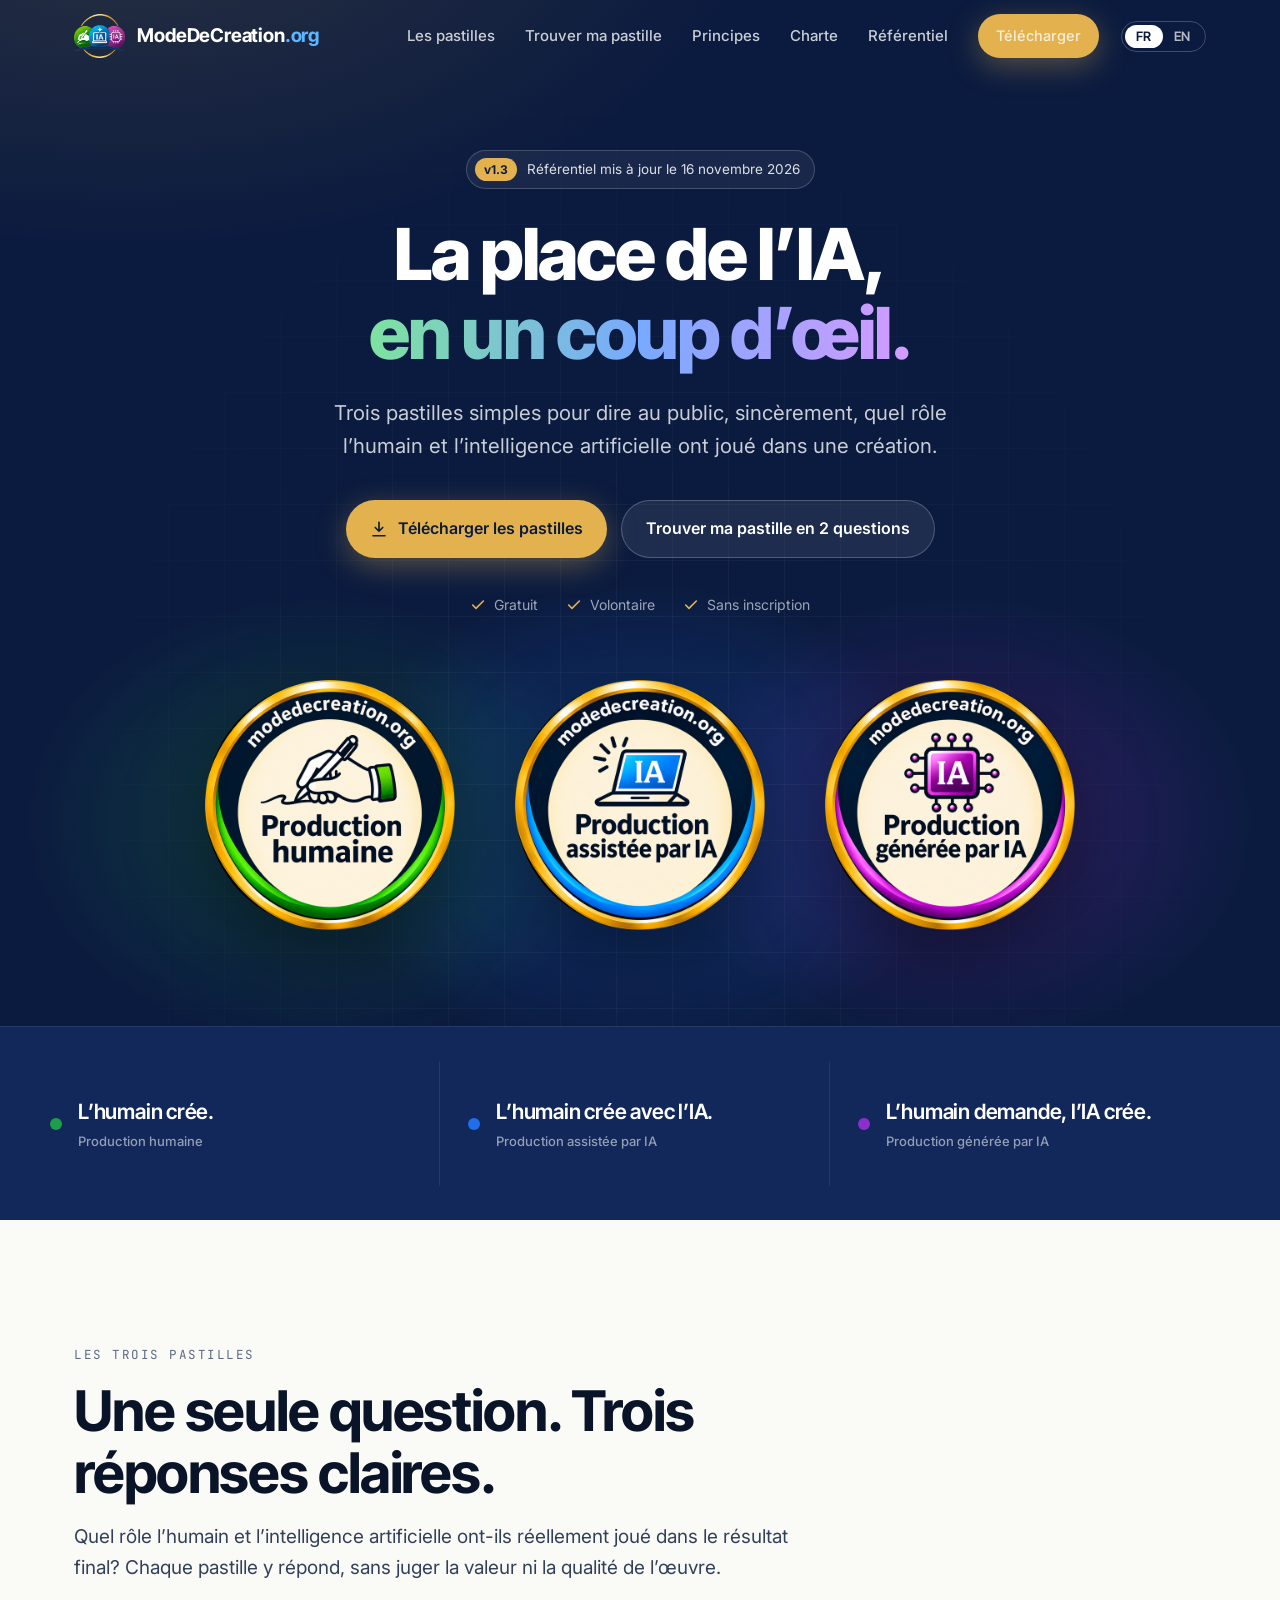
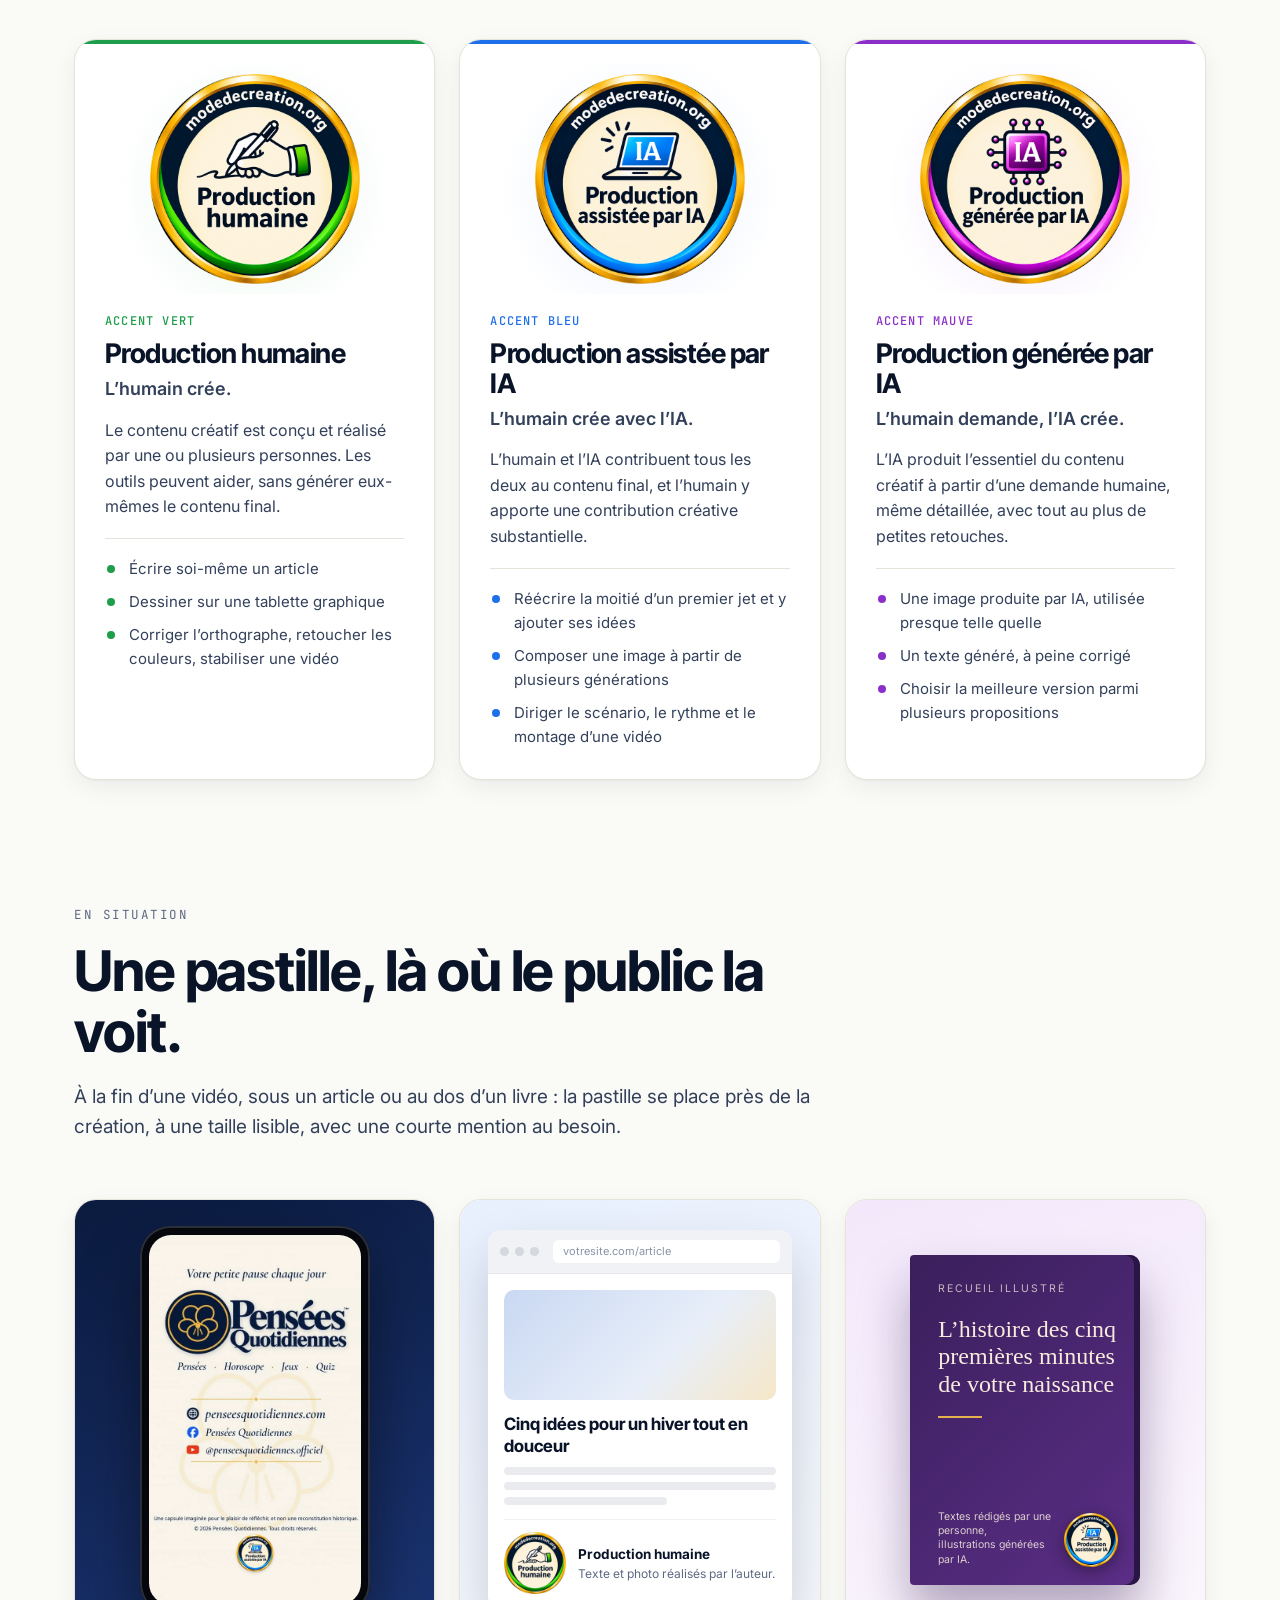
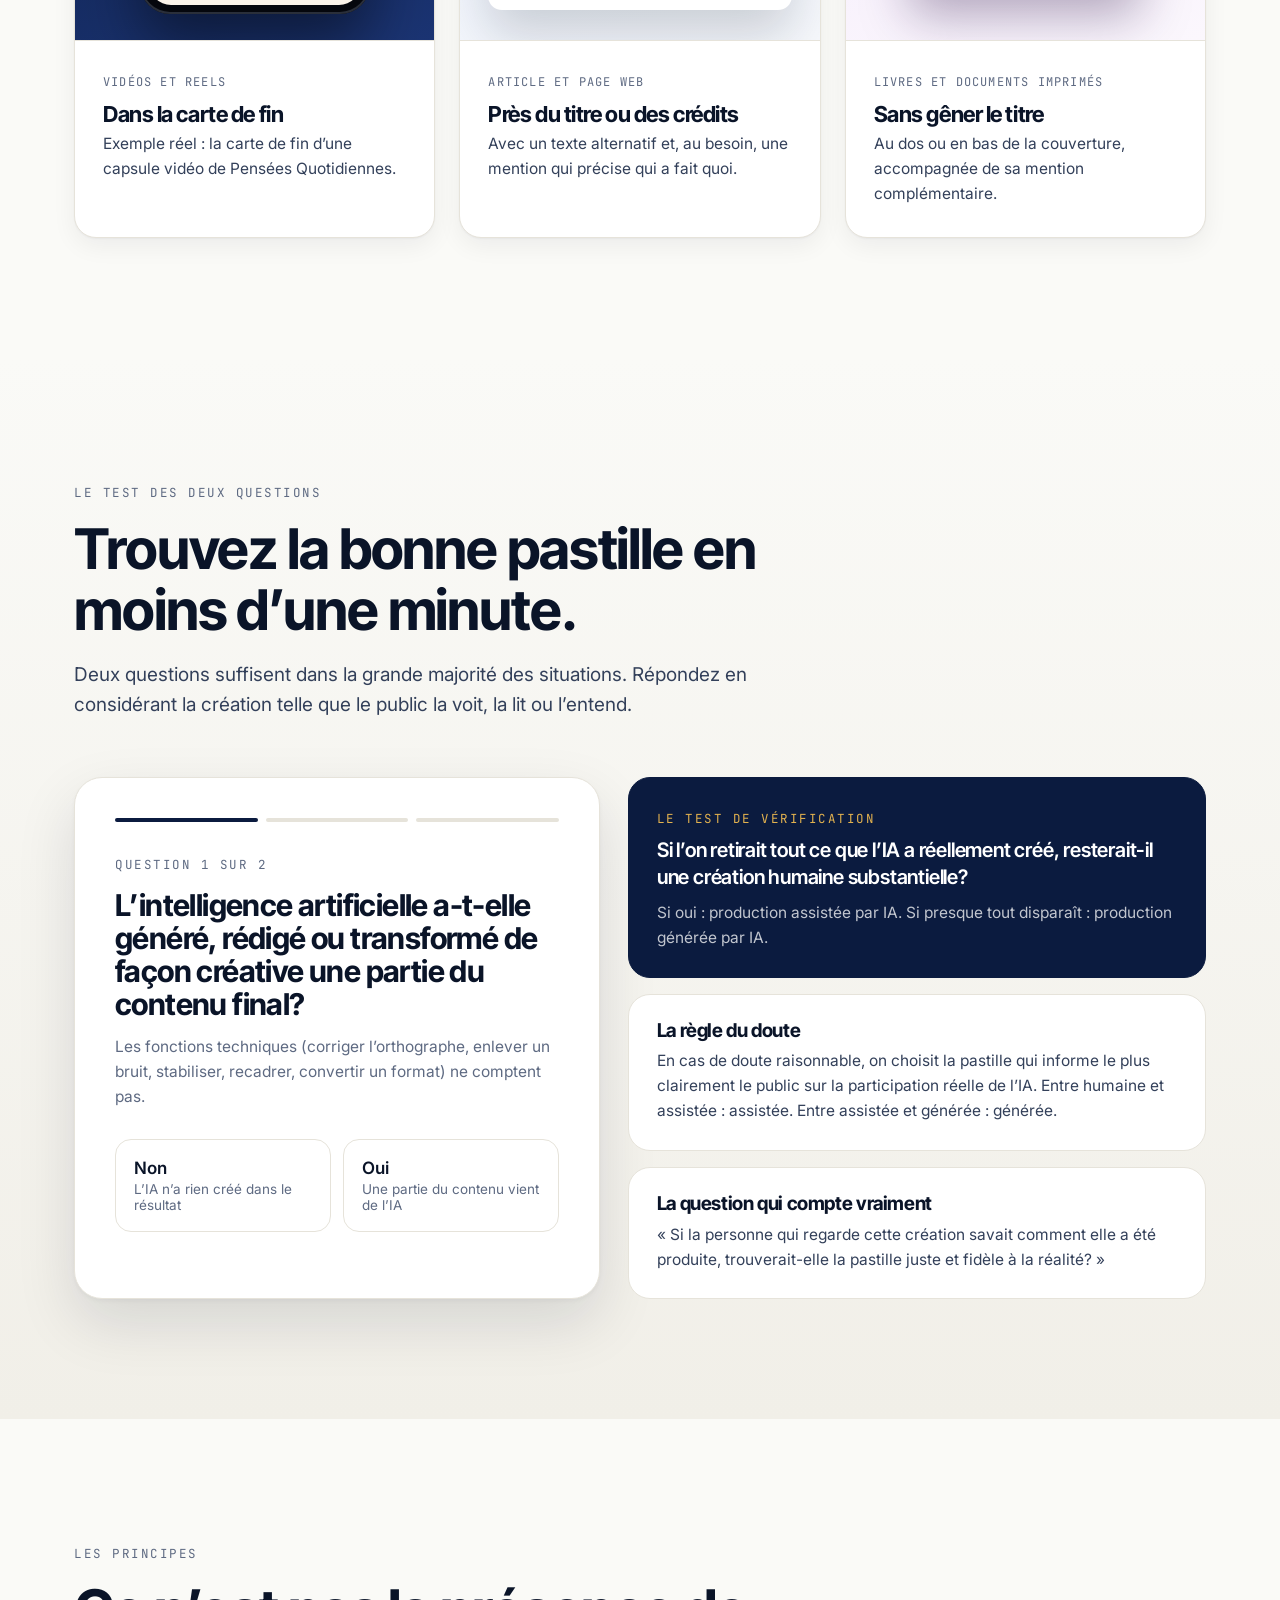
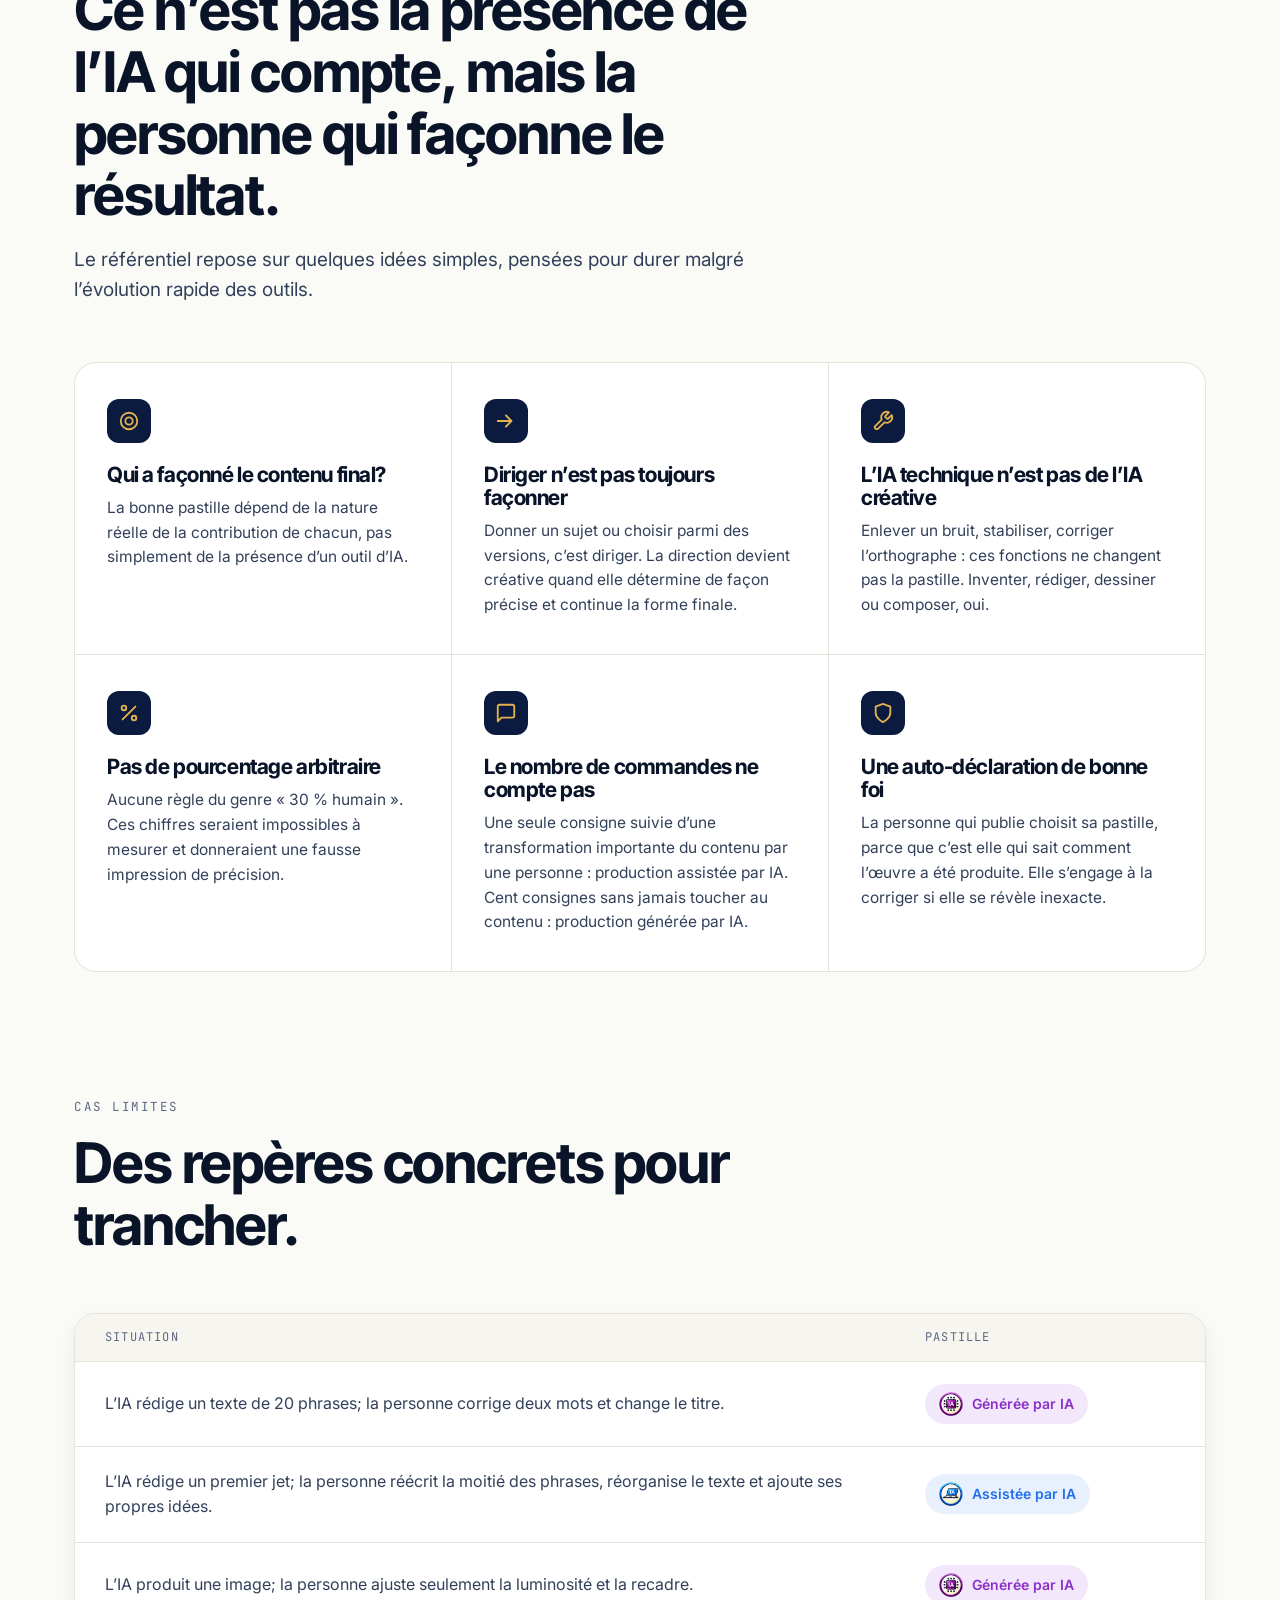
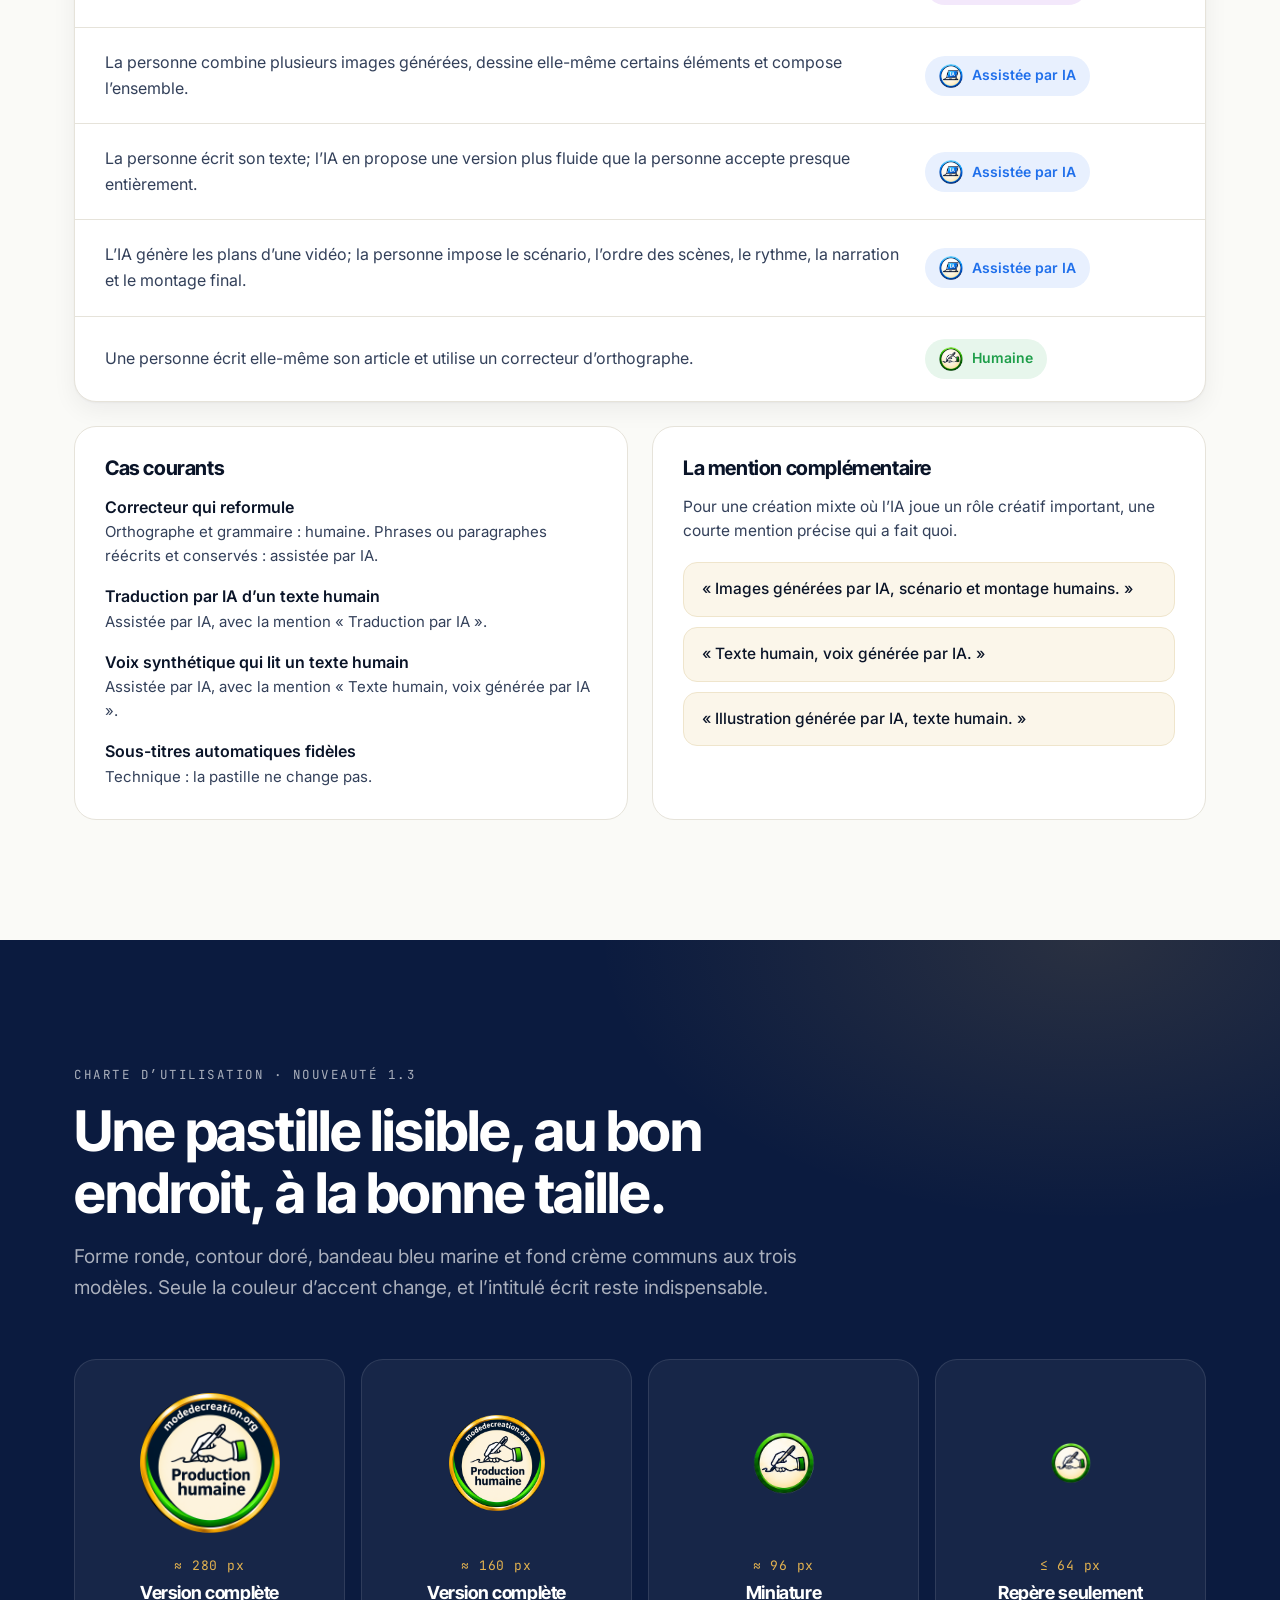
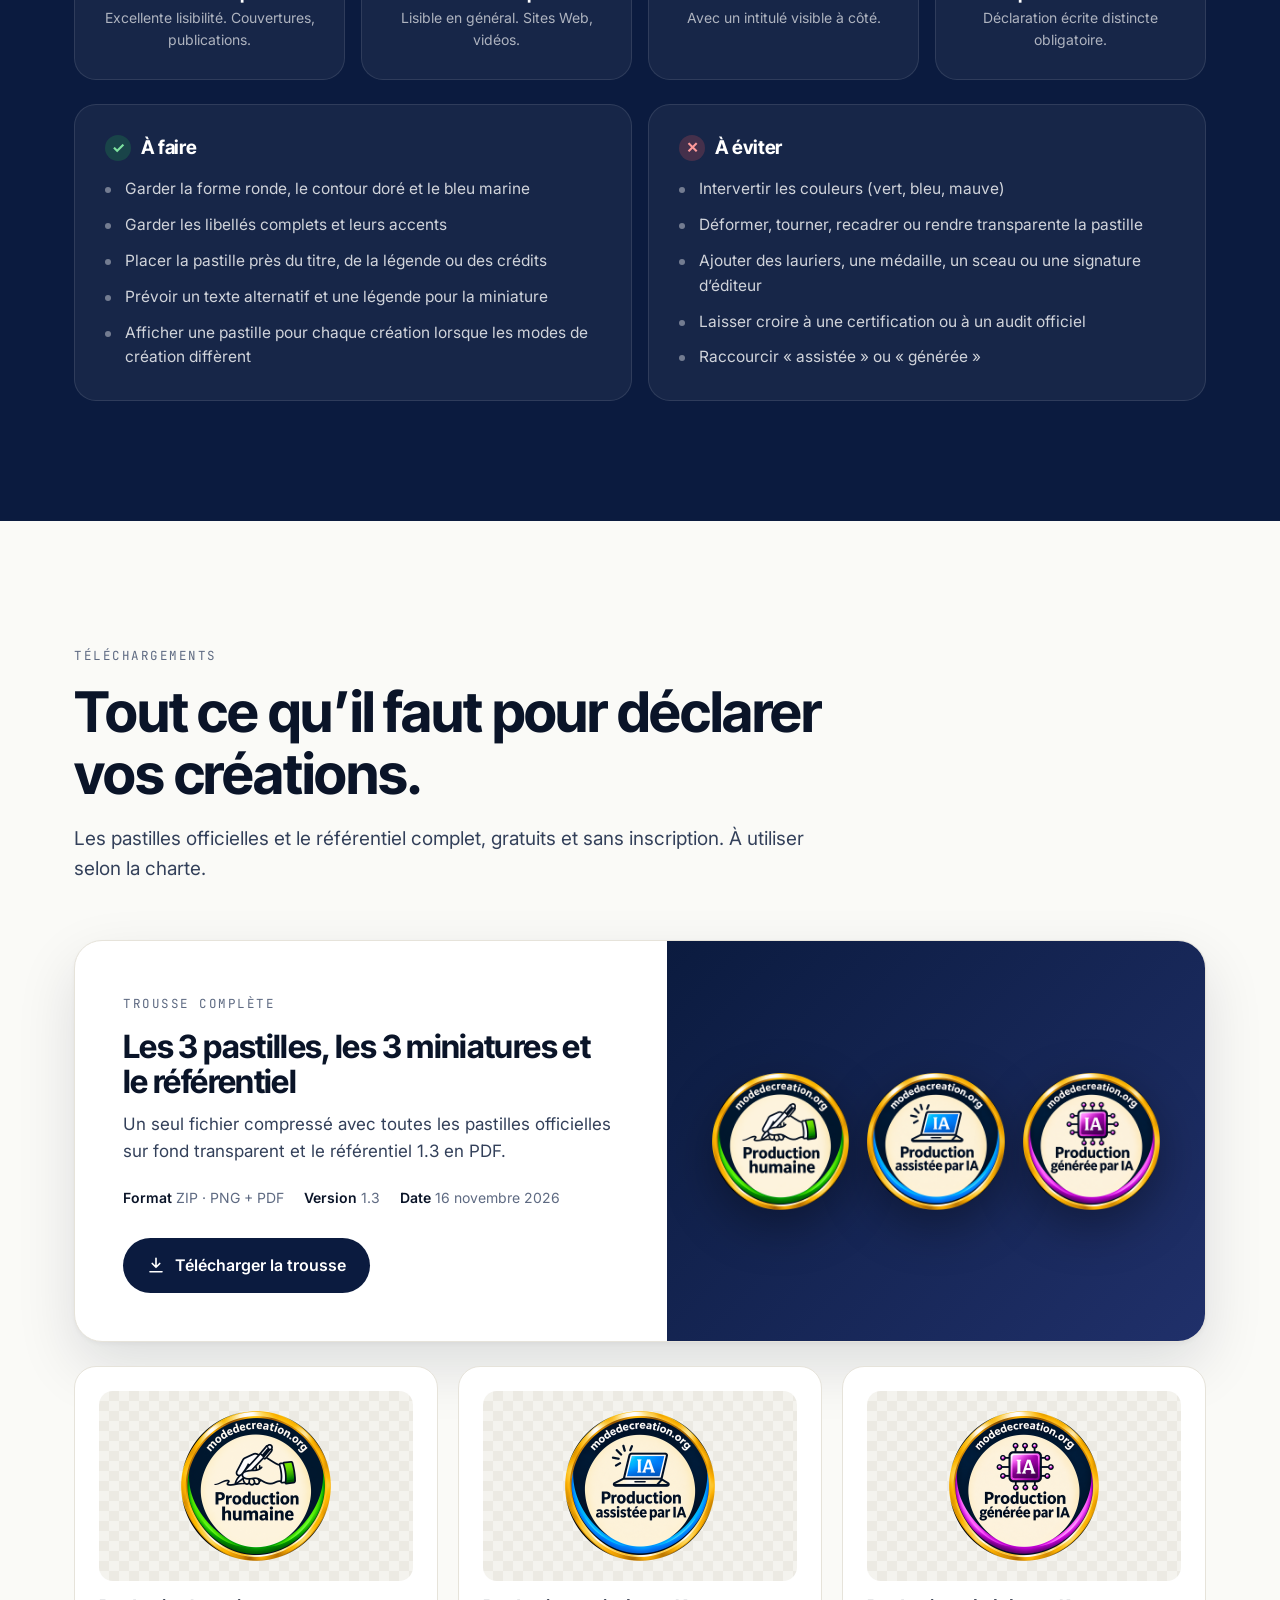
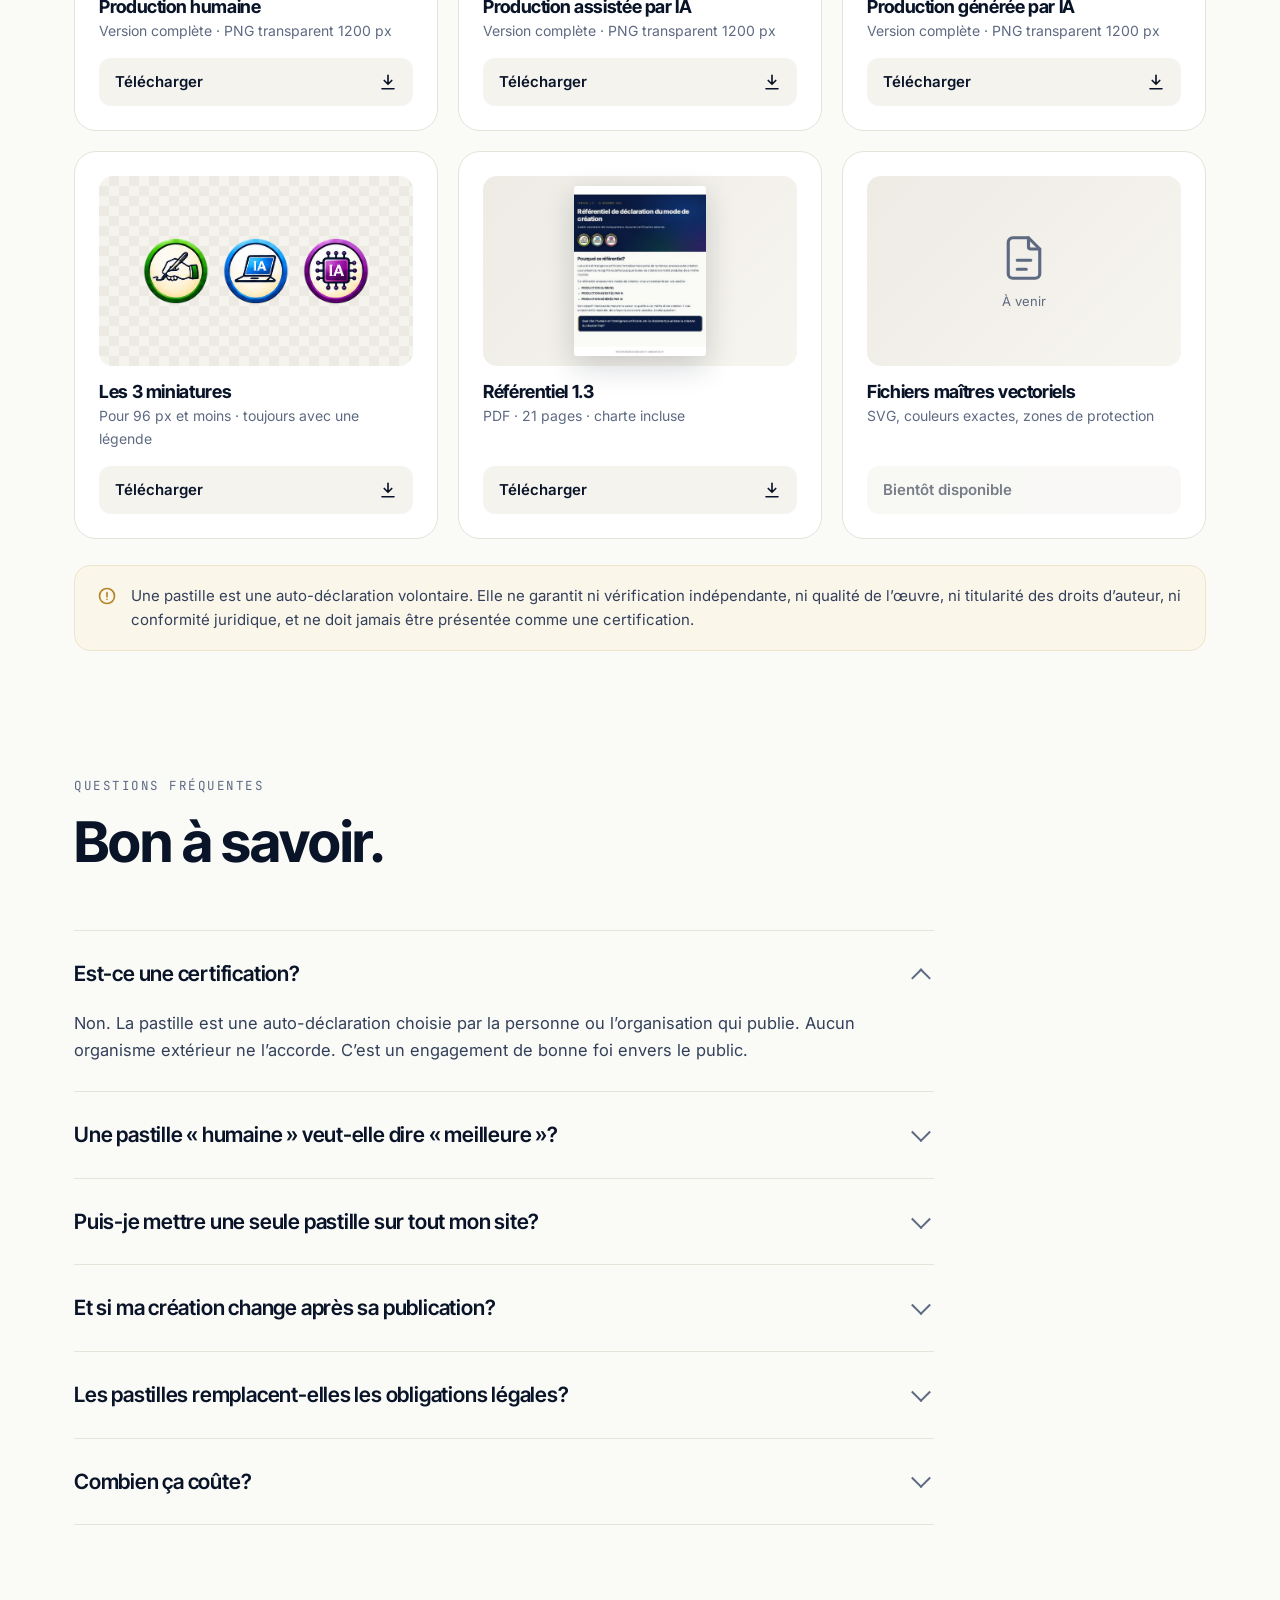
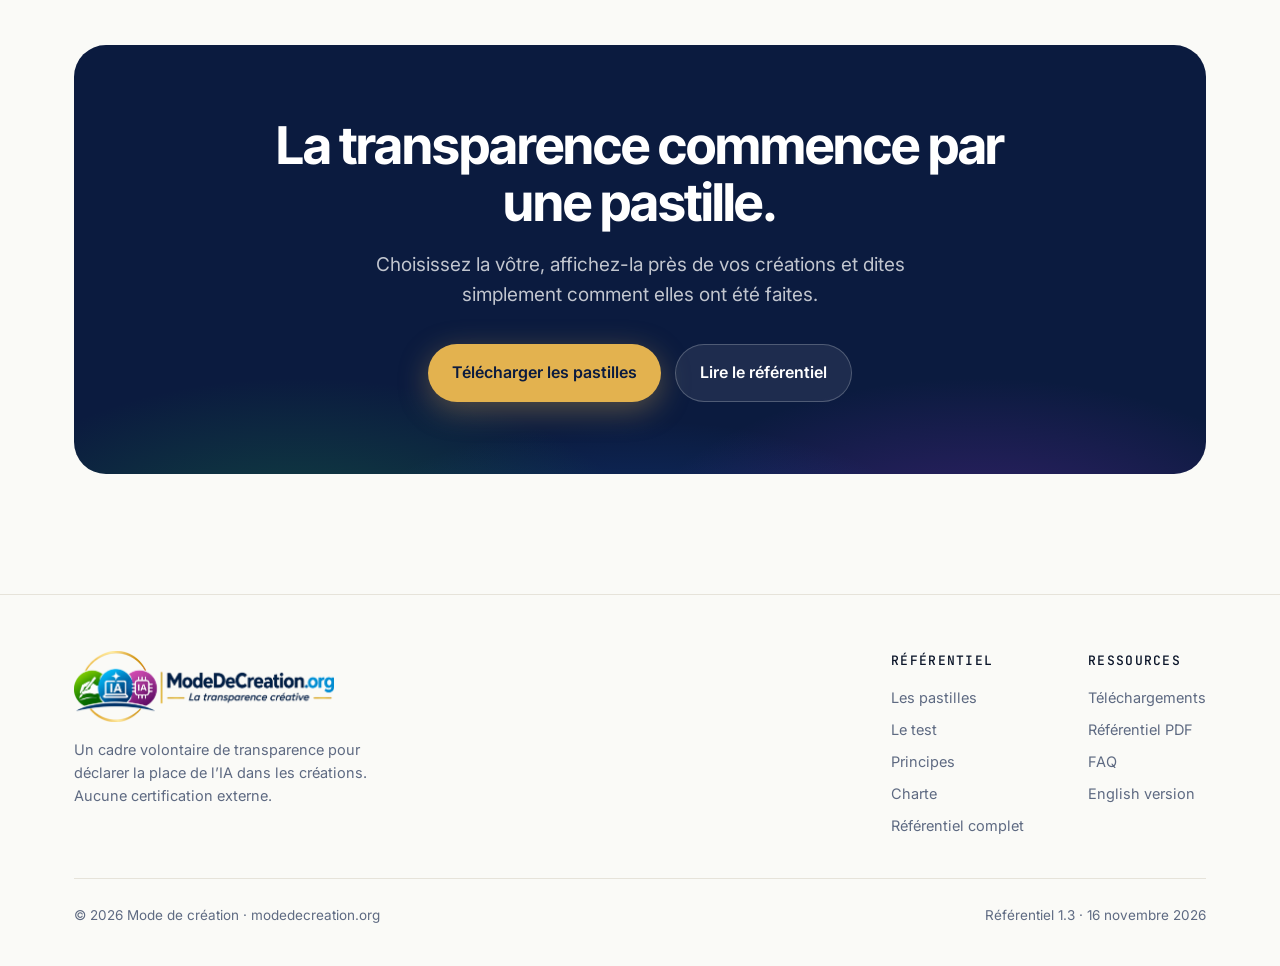
<file: index.html>
<!doctype html>
<html lang="fr">
<head>
<meta charset="utf-8">
<meta name="viewport" content="width=device-width, initial-scale=1">
<title>ModeDeCreation.org — Trois pastilles pour déclarer la place de l’IA</title>
<meta name="description" content="Mode de création propose trois pastilles et un référentiel gratuit pour indiquer clairement au public quel rôle l’humain et l’intelligence artificielle ont joué dans une création.">
<meta property="og:title" content="Mode de création — La transparence sur l’IA, en un coup d’œil">
<meta property="og:description" content="Production humaine, assistée par IA ou générée par IA : trois pastilles et un référentiel gratuits pour les créateurs.">
<meta property="og:image" content="https://modedecreation.org/assets/pastilles/production-assistee-par-ia.png">
<link rel="alternate" hreflang="fr" href="https://modedecreation.org/">
<link rel="alternate" hreflang="en" href="https://modedecreation.org/en/">
<link rel="icon" href="assets/logo/favicon-64.png">
<link rel="apple-touch-icon" href="assets/logo/apple-touch-icon.png">
<link rel="preconnect" href="https://fonts.googleapis.com">
<link rel="preconnect" href="https://fonts.gstatic.com" crossorigin>
<link href="https://fonts.googleapis.com/css2?family=Inter:wght@400;500;600&family=Inter+Tight:wght@500;600;700;800&family=JetBrains+Mono:wght@500&display=swap" rel="stylesheet">
<link rel="stylesheet" href="assets/site.css">
</head>
<body>

<header class="nav" id="nav">
  <div class="wrap">
    <a href="./" class="brand" aria-label="ModeDeCreation.org, accueil"><img src="assets/logo/marque-160.png" alt="" class="brand-mark"><span class="brand-txt">ModeDeCreation<span class="tld">.org</span></span></a>
    <div class="nav-right">
      <nav class="nav-links" id="navLinks">
        <a href="#pastilles">Les pastilles</a>
        <a href="#test">Trouver ma pastille</a>
        <a href="#principes">Principes</a>
        <a href="#charte">Charte</a>
        <a href="referentiel/">Référentiel</a>
        <a href="#telechargements" class="btn btn-gold">Télécharger</a>
      </nav>
      <div class="lang-sw" role="group" aria-label="Langue"><a aria-current="true">FR</a><a href="en/" hreflang="en" lang="en">EN</a></div>
      <button class="menu-btn" id="menuBtn" aria-label="Ouvrir le menu" aria-expanded="false"><svg width="26" height="26" viewBox="0 0 24 24" fill="none" stroke="currentColor" stroke-width="2" stroke-linecap="round"><path d="M4 7h16M4 12h16M4 17h16"/></svg></button>
    </div>
  </div>
</header>

<section class="hero">
  <div class="wrap">
    <div>
      <span class="pill"><b>v1.3</b> Référentiel mis à jour le 16 novembre 2026</span>
      <h1>La place de l’IA,<br><em>en un coup d’œil.</em></h1>
      <p class="lead">Trois pastilles simples pour dire au public, sincèrement, quel rôle l’humain et l’intelligence artificielle ont joué dans une création.</p>
      <div class="ctas">
        <a href="#telechargements" class="btn btn-gold"><svg viewBox="0 0 24 24" fill="none" stroke="currentColor" stroke-width="2.2" stroke-linecap="round" stroke-linejoin="round"><path d="M12 3v12m0 0l-5-5m5 5l5-5M4 21h16"/></svg>Télécharger les pastilles</a>
        <a href="#test" class="btn btn-ghost">Trouver ma pastille en 2 questions</a>
      </div>
      <div class="trust">
        <span><svg viewBox="0 0 24 24" fill="none" stroke="currentColor" stroke-width="2.4" stroke-linecap="round" stroke-linejoin="round"><path d="M20 6L9 17l-5-5"/></svg>Gratuit</span>
        <span><svg viewBox="0 0 24 24" fill="none" stroke="currentColor" stroke-width="2.4" stroke-linecap="round" stroke-linejoin="round"><path d="M20 6L9 17l-5-5"/></svg>Volontaire</span>
        <span><svg viewBox="0 0 24 24" fill="none" stroke="currentColor" stroke-width="2.4" stroke-linecap="round" stroke-linejoin="round"><path d="M20 6L9 17l-5-5"/></svg>Sans inscription</span>
      </div>
    </div>
    <div class="trio">
      <img src="assets/pastilles/production-humaine.png" alt="Pastille Production humaine" class="t-h">
      <img src="assets/pastilles/production-assistee-par-ia.png" alt="Pastille Production assistée par IA" class="t-a">
      <img src="assets/pastilles/production-generee-par-ia.png" alt="Pastille Production générée par IA" class="t-g">
    </div>
  </div>
</section>

<div class="strip">
  <div class="wrap">
    <div><span class="dot" style="background:var(--green)"></span><p>L’humain crée.<small>Production humaine</small></p></div>
    <div><span class="dot" style="background:var(--blue)"></span><p>L’humain crée avec l’IA.<small>Production assistée par IA</small></p></div>
    <div><span class="dot" style="background:var(--purple)"></span><p>L’humain demande, l’IA crée.<small>Production générée par IA</small></p></div>
  </div>
</div>

<section class="section" id="pastilles">
  <div class="wrap">
    <div class="section-head reveal">
      <span class="eyebrow">Les trois pastilles</span>
      <h2>Une seule question. Trois réponses claires.</h2>
      <p>Quel rôle l’humain et l’intelligence artificielle ont-ils réellement joué dans le résultat final? Chaque pastille y répond, sans juger la valeur ni la qualité de l’œuvre.</p>
    </div>
    <div class="cards3">
      <article class="pcard h reveal">
        <div class="halo"><img src="assets/pastilles/production-humaine.png" alt="Pastille Mode de création : Production humaine"></div>
        <span class="tag">Accent vert</span>
        <h3>Production humaine</h3>
        <p class="simple">L’humain crée.</p>
        <p>Le contenu créatif est conçu et réalisé par une ou plusieurs personnes. Les outils peuvent aider, sans générer eux-mêmes le contenu final.</p>
        <ul><li>Écrire soi-même un article</li><li>Dessiner sur une tablette graphique</li><li>Corriger l’orthographe, retoucher les couleurs, stabiliser une vidéo</li></ul>
      </article>
      <article class="pcard a reveal">
        <div class="halo"><img src="assets/pastilles/production-assistee-par-ia.png" alt="Pastille Mode de création : Production assistée par IA"></div>
        <span class="tag">Accent bleu</span>
        <h3>Production assistée par IA</h3>
        <p class="simple">L’humain crée avec l’IA.</p>
        <p>L’humain et l’IA contribuent tous les deux au contenu final, et l’humain y apporte une contribution créative substantielle.</p>
        <ul><li>Réécrire la moitié d’un premier jet et y ajouter ses idées</li><li>Composer une image à partir de plusieurs générations</li><li>Diriger le scénario, le rythme et le montage d’une vidéo</li></ul>
      </article>
      <article class="pcard g reveal">
        <div class="halo"><img src="assets/pastilles/production-generee-par-ia.png" alt="Pastille Mode de création : Production générée par IA"></div>
        <span class="tag">Accent mauve</span>
        <h3>Production générée par IA</h3>
        <p class="simple">L’humain demande, l’IA crée.</p>
        <p>L’IA produit l’essentiel du contenu créatif à partir d’une demande humaine, même détaillée, avec tout au plus de petites retouches.</p>
        <ul><li>Une image produite par IA, utilisée presque telle quelle</li><li>Un texte généré, à peine corrigé</li><li>Choisir la meilleure version parmi plusieurs propositions</li></ul>
      </article>
    </div>
  </div>
</section>

<section class="section situ" id="situation">
  <div class="wrap">
    <div class="section-head reveal">
      <span class="eyebrow">En situation</span>
      <h2>Une pastille, là où le public la voit.</h2>
      <p>À la fin d’une vidéo, sous un article ou au dos d’un livre : la pastille se place près de la création, à une taille lisible, avec une courte mention au besoin.</p>
    </div>
    <div class="situ-grid">
      <figure class="situ-card reveal">
        <div class="situ-stage stage-video">
          <div class="phone"><img src="assets/situation/video-carte-de-fin.jpg" alt="Carte de fin d’une capsule vidéo avec la pastille Production assistée par IA"></div>
        </div>
        <figcaption><span class="situ-tag">Vidéos et reels</span><h3>Dans la carte de fin</h3><p>Exemple réel : la carte de fin d’une capsule vidéo de Pensées Quotidiennes.</p></figcaption>
      </figure>
      <figure class="situ-card reveal">
        <div class="situ-stage stage-web">
          <div class="browser">
            <div class="bar"><i></i><i></i><i></i><span>votresite.com/article</span></div>
            <div class="page">
              <div class="ph-img"></div>
              <div class="ph-title">Cinq idées pour un hiver tout en douceur</div>
              <div class="ph-line"></div><div class="ph-line"></div><div class="ph-line short"></div>
              <div class="credit"><img src="assets/pastilles/production-humaine.png" alt="Pastille Production humaine"><div><b>Production humaine</b><span>Texte et photo réalisés par l’auteur.</span></div></div>
            </div>
          </div>
        </div>
        <figcaption><span class="situ-tag">Article et page Web</span><h3>Près du titre ou des crédits</h3><p>Avec un texte alternatif et, au besoin, une mention qui précise qui a fait quoi.</p></figcaption>
      </figure>
      <figure class="situ-card reveal">
        <div class="situ-stage stage-book">
          <div class="book">
            <div class="b-top">Recueil illustré</div>
            <div class="b-title">L’histoire des cinq premières minutes de votre naissance</div>
            <div class="b-orn"></div>
            <div class="b-foot"><span>Textes rédigés par une personne,<br>illustrations générées par IA.</span><img src="assets/pastilles/production-assistee-par-ia.png" alt="Pastille Production assistée par IA"></div>
          </div>
        </div>
        <figcaption><span class="situ-tag">Livres et documents imprimés</span><h3>Sans gêner le titre</h3><p>Au dos ou en bas de la couverture, accompagnée de sa mention complémentaire.</p></figcaption>
      </figure>
    </div>
  </div>
</section>

<section class="section test-sec" id="test">
  <div class="wrap">
    <div class="section-head reveal">
      <span class="eyebrow">Le test des deux questions</span>
      <h2>Trouvez la bonne pastille en moins d’une minute.</h2>
      <p>Deux questions suffisent dans la grande majorité des situations. Répondez en considérant la création telle que le public la voit, la lit ou l’entend.</p>
    </div>
    <div class="test">
      <div class="test-card reveal" id="quiz" aria-live="polite">
        <div class="steps"><i class="on"></i><i></i><i></i></div>
        <div id="q1">
          <span class="qnum">Question 1 sur 2</span>
          <h3>L’intelligence artificielle a-t-elle généré, rédigé ou transformé de façon créative une partie du contenu final?</h3>
          <p class="hint">Les fonctions techniques (corriger l’orthographe, enlever un bruit, stabiliser, recadrer, convertir un format) ne comptent pas.</p>
          <div class="answers">
            <button data-go="h">Non<small>L’IA n’a rien créé dans le résultat</small></button>
            <button data-go="q2">Oui<small>Une partie du contenu vient de l’IA</small></button>
          </div>
        </div>
        <div id="q2" hidden>
          <span class="qnum">Question 2 sur 2</span>
          <h3>L’humain a-t-il apporté une contribution créative substantielle au résultat final?</h3>
          <p class="hint">Écriture, réécriture, transformation, assemblage, montage créatif, ou direction précise et continue qui façonne le sens, la structure ou la forme finale. Choisir, rejeter ou multiplier les consignes ne suffit pas.</p>
          <div class="answers">
            <button data-go="g">Non, ou très peu<small>Surtout demander et sélectionner</small></button>
            <button data-go="a">Oui<small>Ma contribution reste visible</small></button>
          </div>
        </div>
        <div class="result" id="res">
          <span class="qnum">Votre pastille</span>
          <img id="resImg" src="assets/pastilles/production-humaine.png" alt="">
          <h3 id="resTitle"></h3>
          <p id="resText"></p>
          <button class="again" id="again">Recommencer le test ↺</button>
        </div>
      </div>
      <div class="aside">
        <div class="box dark reveal">
          <span class="eyebrow" style="color:var(--gold)">Le test de vérification</span>
          <blockquote>Si l’on retirait tout ce que l’IA a réellement créé, resterait-il une création humaine substantielle?</blockquote>
          <p>Si oui : production assistée par IA. Si presque tout disparaît : production générée par IA.</p>
        </div>
        <div class="box reveal">
          <h4>La règle du doute</h4>
          <p>En cas de doute raisonnable, on choisit la pastille qui informe le plus clairement le public sur la participation réelle de l’IA. Entre humaine et assistée : assistée. Entre assistée et générée : générée.</p>
        </div>
        <div class="box reveal">
          <h4>La question qui compte vraiment</h4>
          <p>« Si la personne qui regarde cette création savait comment elle a été produite, trouverait-elle la pastille juste et fidèle à la réalité? »</p>
        </div>
      </div>
    </div>
  </div>
</section>

<section class="section" id="principes">
  <div class="wrap">
    <div class="section-head reveal">
      <span class="eyebrow">Les principes</span>
      <h2>Ce n’est pas la présence de l’IA qui compte, mais la personne qui façonne le résultat.</h2>
      <p>Le référentiel repose sur quelques idées simples, pensées pour durer malgré l’évolution rapide des outils.</p>
    </div>
    <div class="grid3 reveal">
      <div><span class="ic"><svg viewBox="0 0 24 24" fill="none" stroke="currentColor" stroke-width="2" stroke-linecap="round" stroke-linejoin="round"><circle cx="12" cy="12" r="9"/><circle cx="12" cy="12" r="4"/></svg></span><h3>Qui a façonné le contenu final?</h3><p>La bonne pastille dépend de la nature réelle de la contribution de chacun, pas simplement de la présence d’un outil d’IA.</p></div>
      <div><span class="ic"><svg viewBox="0 0 24 24" fill="none" stroke="currentColor" stroke-width="2" stroke-linecap="round" stroke-linejoin="round"><path d="M3 12h13M12 6l6 6-6 6"/></svg></span><h3>Diriger n’est pas toujours façonner</h3><p>Donner un sujet ou choisir parmi des versions, c’est diriger. La direction devient créative quand elle détermine de façon précise et continue la forme finale.</p></div>
      <div><span class="ic"><svg viewBox="0 0 24 24" fill="none" stroke="currentColor" stroke-width="2" stroke-linecap="round" stroke-linejoin="round"><path d="M14.7 6.3a1 1 0 000 1.4l1.6 1.6a1 1 0 001.4 0l3.8-3.8a6 6 0 01-7.9 7.9l-6.9 6.9a2.1 2.1 0 01-3-3l6.9-6.9a6 6 0 017.9-7.9z"/></svg></span><h3>L’IA technique n’est pas de l’IA créative</h3><p>Enlever un bruit, stabiliser, corriger l’orthographe : ces fonctions ne changent pas la pastille. Inventer, rédiger, dessiner ou composer, oui.</p></div>
      <div><span class="ic"><svg viewBox="0 0 24 24" fill="none" stroke="currentColor" stroke-width="2" stroke-linecap="round" stroke-linejoin="round"><path d="M19 5L5 19"/><circle cx="6.5" cy="6.5" r="2.5"/><circle cx="17.5" cy="17.5" r="2.5"/></svg></span><h3>Pas de pourcentage arbitraire</h3><p>Aucune règle du genre « 30 % humain ». Ces chiffres seraient impossibles à mesurer et donneraient une fausse impression de précision.</p></div>
      <div><span class="ic"><svg viewBox="0 0 24 24" fill="none" stroke="currentColor" stroke-width="2" stroke-linecap="round" stroke-linejoin="round"><path d="M21 15a2 2 0 01-2 2H7l-4 4V5a2 2 0 012-2h14a2 2 0 012 2z"/></svg></span><h3>Le nombre de commandes ne compte pas</h3><p>Une seule consigne suivie d’une transformation importante du contenu par une personne : production assistée par IA. Cent consignes sans jamais toucher au contenu : production générée par IA.</p></div>
      <div><span class="ic"><svg viewBox="0 0 24 24" fill="none" stroke="currentColor" stroke-width="2" stroke-linecap="round" stroke-linejoin="round"><path d="M12 22s8-4 8-10V5l-8-3-8 3v7c0 6 8 10 8 10z"/></svg></span><h3>Une auto-déclaration de bonne foi</h3><p>La personne qui publie choisit sa pastille, parce que c’est elle qui sait comment l’œuvre a été produite. Elle s’engage à la corriger si elle se révèle inexacte.</p></div>
    </div>
  </div>
</section>

<section class="section" style="padding-top:0" id="cas">
  <div class="wrap">
    <div class="section-head reveal">
      <span class="eyebrow">Cas limites</span>
      <h2>Des repères concrets pour trancher.</h2>
    </div>
    <div class="cases reveal">
      <div class="case head"><span>Situation</span><span>Pastille</span></div>
      <div class="case"><p>L’IA rédige un texte de 20 phrases; la personne corrige deux mots et change le titre.</p><span class="chip g"><img src="assets/pastilles/miniature-generee-par-ia.png" alt="">Générée par IA</span></div>
      <div class="case"><p>L’IA rédige un premier jet; la personne réécrit la moitié des phrases, réorganise le texte et ajoute ses propres idées.</p><span class="chip a"><img src="assets/pastilles/miniature-assistee-par-ia.png" alt="">Assistée par IA</span></div>
      <div class="case"><p>L’IA produit une image; la personne ajuste seulement la luminosité et la recadre.</p><span class="chip g"><img src="assets/pastilles/miniature-generee-par-ia.png" alt="">Générée par IA</span></div>
      <div class="case"><p>La personne combine plusieurs images générées, dessine elle-même certains éléments et compose l’ensemble.</p><span class="chip a"><img src="assets/pastilles/miniature-assistee-par-ia.png" alt="">Assistée par IA</span></div>
      <div class="case"><p>La personne écrit son texte; l’IA en propose une version plus fluide que la personne accepte presque entièrement.</p><span class="chip a"><img src="assets/pastilles/miniature-assistee-par-ia.png" alt="">Assistée par IA</span></div>
      <div class="case"><p>L’IA génère les plans d’une vidéo; la personne impose le scénario, l’ordre des scènes, le rythme, la narration et le montage final.</p><span class="chip a"><img src="assets/pastilles/miniature-assistee-par-ia.png" alt="">Assistée par IA</span></div>
      <div class="case"><p>Une personne écrit elle-même son article et utilise un correcteur d’orthographe.</p><span class="chip h"><img src="assets/pastilles/miniature-humaine.png" alt="">Humaine</span></div>
    </div>
    <div class="two">
      <div class="tile reveal">
        <h3>Cas courants</h3>
        <dl>
          <div><dt>Correcteur qui reformule</dt><dd>Orthographe et grammaire : humaine. Phrases ou paragraphes réécrits et conservés : assistée par IA.</dd></div>
          <div><dt>Traduction par IA d’un texte humain</dt><dd>Assistée par IA, avec la mention « Traduction par IA ».</dd></div>
          <div><dt>Voix synthétique qui lit un texte humain</dt><dd>Assistée par IA, avec la mention « Texte humain, voix générée par IA ».</dd></div>
          <div><dt>Sous-titres automatiques fidèles</dt><dd>Technique : la pastille ne change pas.</dd></div>
        </dl>
      </div>
      <div class="tile reveal">
        <h3>La mention complémentaire</h3>
        <p style="color:var(--ink-2);font-size:15.5px;margin-bottom:18px">Pour une création mixte où l’IA joue un rôle créatif important, une courte mention précise qui a fait quoi.</p>
        <div class="mentions">
          <q>Images générées par IA, scénario et montage humains.</q>
          <q>Texte humain, voix générée par IA.</q>
          <q>Illustration générée par IA, texte humain.</q>
        </div>
      </div>
    </div>
  </div>
</section>

<section class="section charte" id="charte">
  <div class="wrap">
    <div class="section-head reveal">
      <span class="eyebrow">Charte d’utilisation · nouveauté 1.3</span>
      <h2>Une pastille lisible, au bon endroit, à la bonne taille.</h2>
      <p>Forme ronde, contour doré, bandeau bleu marine et fond crème communs aux trois modèles. Seule la couleur d’accent change, et l’intitulé écrit reste indispensable.</p>
    </div>
    <div class="sizes reveal">
      <div class="size"><div class="show"><img src="assets/pastilles/production-humaine.png" alt="" style="width:140px"></div><span class="px">≈ 280 px</span><h4>Version complète</h4><p>Excellente lisibilité. Couvertures, publications.</p></div>
      <div class="size"><div class="show"><img src="assets/pastilles/production-humaine.png" alt="" style="width:96px"></div><span class="px">≈ 160 px</span><h4>Version complète</h4><p>Lisible en général. Sites Web, vidéos.</p></div>
      <div class="size"><div class="show"><img src="assets/pastilles/miniature-humaine.png" alt="" style="width:62px"></div><span class="px">≈ 96 px</span><h4>Miniature</h4><p>Avec un intitulé visible à côté.</p></div>
      <div class="size"><div class="show"><img src="assets/pastilles/miniature-humaine.png" alt="" style="width:40px"></div><span class="px">≤ 64 px</span><h4>Repère seulement</h4><p>Déclaration écrite distincte obligatoire.</p></div>
    </div>
    <div class="rules reveal">
      <div class="rule" style="color:#7EE2A0"><h4 style="color:#fff"><span style="background:rgba(30,158,74,.25);color:#7EE2A0">✓</span>À faire</h4>
        <ul><li>Garder la forme ronde, le contour doré et le bleu marine</li><li>Garder les libellés complets et leurs accents</li><li>Placer la pastille près du titre, de la légende ou des crédits</li><li>Prévoir un texte alternatif et une légende pour la miniature</li><li>Afficher une pastille pour chaque création lorsque les modes de création diffèrent</li></ul></div>
      <div class="rule" style="color:#FF9B9B"><h4 style="color:#fff"><span style="background:rgba(255,90,90,.2);color:#FF9B9B">✕</span>À éviter</h4>
        <ul><li>Intervertir les couleurs (vert, bleu, mauve)</li><li>Déformer, tourner, recadrer ou rendre transparente la pastille</li><li>Ajouter des lauriers, une médaille, un sceau ou une signature d’éditeur</li><li>Laisser croire à une certification ou à un audit officiel</li><li>Raccourcir « assistée » ou « générée »</li></ul></div>
    </div>
  </div>
</section>

<section class="section" id="telechargements">
  <div class="wrap">
    <div class="section-head reveal">
      <span class="eyebrow">Téléchargements</span>
      <h2>Tout ce qu’il faut pour déclarer vos créations.</h2>
      <p>Les pastilles officielles et le référentiel complet, gratuits et sans inscription. À utiliser selon la charte.</p>
    </div>
    <div class="dl-feature reveal">
      <div class="txt">
        <span class="eyebrow">Trousse complète</span>
        <h3>Les 3 pastilles, les 3 miniatures et le référentiel</h3>
        <p>Un seul fichier compressé avec toutes les pastilles officielles sur fond transparent et le référentiel 1.3 en PDF.</p>
        <div class="meta"><span><b>Format</b> ZIP · PNG + PDF</span><span><b>Version</b> 1.3</span><span><b>Date</b> 16 novembre 2026</span></div>
        <a class="btn btn-dark" href="assets/mode-de-creation-trousse-v1-3.zip" download><svg viewBox="0 0 24 24" fill="none" stroke="currentColor" stroke-width="2.2" stroke-linecap="round" stroke-linejoin="round"><path d="M12 3v12m0 0l-5-5m5 5l5-5M4 21h16"/></svg>Télécharger la trousse</a>
      </div>
      <div class="vis"><img src="assets/pastilles/production-humaine.png" alt=""><img src="assets/pastilles/production-assistee-par-ia.png" alt=""><img src="assets/pastilles/production-generee-par-ia.png" alt=""></div>
    </div>
    <div class="dl-grid">
      <div class="dl reveal"><div class="thumb"><img src="assets/pastilles/production-humaine.png" alt="Production humaine"></div><div><h4>Production humaine</h4><p class="sub">Version complète · PNG transparent 1200 px</p></div><a href="assets/pastilles/production-humaine-grand.png" download>Télécharger <svg viewBox="0 0 24 24" fill="none" stroke="currentColor" stroke-width="2.2" stroke-linecap="round" stroke-linejoin="round"><path d="M12 3v12m0 0l-5-5m5 5l5-5M4 21h16"/></svg></a></div>
      <div class="dl reveal"><div class="thumb"><img src="assets/pastilles/production-assistee-par-ia.png" alt="Production assistée par IA"></div><div><h4>Production assistée par IA</h4><p class="sub">Version complète · PNG transparent 1200 px</p></div><a href="assets/pastilles/production-assistee-par-ia-grand.png" download>Télécharger <svg viewBox="0 0 24 24" fill="none" stroke="currentColor" stroke-width="2.2" stroke-linecap="round" stroke-linejoin="round"><path d="M12 3v12m0 0l-5-5m5 5l5-5M4 21h16"/></svg></a></div>
      <div class="dl reveal"><div class="thumb"><img src="assets/pastilles/production-generee-par-ia.png" alt="Production générée par IA"></div><div><h4>Production générée par IA</h4><p class="sub">Version complète · PNG transparent 1200 px</p></div><a href="assets/pastilles/production-generee-par-ia-grand.png" download>Télécharger <svg viewBox="0 0 24 24" fill="none" stroke="currentColor" stroke-width="2.2" stroke-linecap="round" stroke-linejoin="round"><path d="M12 3v12m0 0l-5-5m5 5l5-5M4 21h16"/></svg></a></div>
      <div class="dl reveal"><div class="thumb minis"><img src="assets/pastilles/miniature-humaine.png" alt="Miniature humaine"><img src="assets/pastilles/miniature-assistee-par-ia.png" alt="Miniature assistée par IA"><img src="assets/pastilles/miniature-generee-par-ia.png" alt="Miniature générée par IA"></div><div><h4>Les 3 miniatures</h4><p class="sub">Pour 96 px et moins · toujours avec une légende</p></div><a href="assets/mode-de-creation-miniatures.zip" download>Télécharger <svg viewBox="0 0 24 24" fill="none" stroke="currentColor" stroke-width="2.2" stroke-linecap="round" stroke-linejoin="round"><path d="M12 3v12m0 0l-5-5m5 5l5-5M4 21h16"/></svg></a></div>
      <div class="dl reveal"><div class="thumb doc"><img src="assets/docs/apercu-referentiel.jpg" alt="Première page du référentiel"></div><div><h4>Référentiel 1.3</h4><p class="sub">PDF · 21 pages · charte incluse</p></div><a href="assets/docs/referentiel-mode-de-creation-v1-3.pdf" download>Télécharger <svg viewBox="0 0 24 24" fill="none" stroke="currentColor" stroke-width="2.2" stroke-linecap="round" stroke-linejoin="round"><path d="M12 3v12m0 0l-5-5m5 5l5-5M4 21h16"/></svg></a></div>
      <div class="dl reveal"><div class="thumb doc" style="flex-direction:column;gap:6px;color:var(--ink-3)"><svg width="54" height="54" viewBox="0 0 24 24" fill="none" stroke="currentColor" stroke-width="1.4" stroke-linecap="round" stroke-linejoin="round"><path d="M14 3v4a1 1 0 001 1h4"/><path d="M17 21H7a2 2 0 01-2-2V5a2 2 0 012-2h7l5 5v11a2 2 0 01-2 2z"/><path d="M9 13h6M9 17h4"/></svg><span style="font-size:13px">À venir</span></div><div><h4>Fichiers maîtres vectoriels</h4><p class="sub">SVG, couleurs exactes, zones de protection</p></div><a href="#faq" style="pointer-events:none;opacity:.55">Bientôt disponible</a></div>
    </div>
    <div class="note reveal"><svg viewBox="0 0 24 24" fill="none" stroke="currentColor" stroke-width="2" stroke-linecap="round" stroke-linejoin="round"><circle cx="12" cy="12" r="9"/><path d="M12 8v5M12 16h.01"/></svg><span>Une pastille est une auto-déclaration volontaire. Elle ne garantit ni vérification indépendante, ni qualité de l’œuvre, ni titularité des droits d’auteur, ni conformité juridique, et ne doit jamais être présentée comme une certification.</span></div>
  </div>
</section>

<section class="section" style="padding-top:0" id="faq">
  <div class="wrap">
    <div class="section-head reveal">
      <span class="eyebrow">Questions fréquentes</span>
      <h2>Bon à savoir.</h2>
    </div>
    <div class="faq reveal">
      <details open><summary>Est-ce une certification?</summary><p>Non. La pastille est une auto-déclaration choisie par la personne ou l’organisation qui publie. Aucun organisme extérieur ne l’accorde. C’est un engagement de bonne foi envers le public.</p></details>
      <details><summary>Une pastille « humaine » veut-elle dire « meilleure »?</summary><p>Non. Humaine ne veut pas dire meilleure, assistée par IA ne veut pas dire moins authentique, et générée par IA ne veut pas dire sans intervention humaine. Les pastilles ne sont ni un classement ni une récompense.</p></details>
      <details><summary>Puis-je mettre une seule pastille sur tout mon site?</summary><p>Une pastille décrit une création précise. Si un site, un livre ou une chaîne réunit des créations faites de manières différentes, chacune porte sa propre pastille.</p></details>
      <details><summary>Et si ma création change après sa publication?</summary><p>Si elle est modifiée de façon importante, on revoit sa pastille. Une pastille inexacte se corrige rapidement, et de façon visible lorsque l’erreur était importante.</p></details>
      <details><summary>Les pastilles remplacent-elles les obligations légales?</summary><p>Non. Certaines lois exigent des mentions particulières pour les contenus créés avec l’IA. Elles varient selon le pays et le type de contenu. Lorsqu’une loi impose une mention, celle-ci s’ajoute à la pastille.</p></details>
      <details><summary>Combien ça coûte?</summary><p>Rien. Les pastilles et le référentiel se téléchargent gratuitement, sans inscription, pour être utilisés selon la charte.</p></details>
    </div>
  </div>
</section>

<section class="cta">
  <div class="wrap">
    <div class="box reveal">
      <h2>La transparence commence par une pastille.</h2>
      <p>Choisissez la vôtre, affichez-la près de vos créations et dites simplement comment elles ont été faites.</p>
      <div class="ctas">
        <a href="#telechargements" class="btn btn-gold">Télécharger les pastilles</a>
        <a href="referentiel/" class="btn btn-ghost">Lire le référentiel</a>
      </div>
    </div>
  </div>
</section>

<footer>
  <div class="wrap">
    <div class="top">
      <div style="max-width:340px">
        <a href="./" class="foot-logo"><img src="assets/logo/logo-modedecreation-1053.png" alt="ModeDeCreation.org — La transparence créative"></a>
        <p>Un cadre volontaire de transparence pour déclarer la place de l’IA dans les créations. Aucune certification externe.</p>
      </div>
      <div class="cols">
        <div><h5>Référentiel</h5><ul><li><a href="#pastilles">Les pastilles</a></li><li><a href="#test">Le test</a></li><li><a href="#principes">Principes</a></li><li><a href="#charte">Charte</a></li><li><a href="referentiel/">Référentiel complet</a></li></ul></div>
        <div><h5>Ressources</h5><ul><li><a href="#telechargements">Téléchargements</a></li><li><a href="assets/docs/referentiel-mode-de-creation-v1-3.pdf">Référentiel PDF</a></li><li><a href="#faq">FAQ</a></li><li><a href="en/" hreflang="en" lang="en">English version</a></li></ul></div>
        
      </div>
    </div>
    <div class="bottom"><span>© 2026 Mode de création · modedecreation.org</span><span>Référentiel 1.3 · 16 novembre 2026</span></div>
  </div>
</footer>

<script>
(function(){
  var nav=document.getElementById('nav');
  function onScroll(){nav.classList.toggle('scrolled',window.scrollY>20)}
  onScroll();window.addEventListener('scroll',onScroll,{passive:true});
  var mb=document.getElementById('menuBtn'),nl=document.getElementById('navLinks');
  mb.addEventListener('click',function(){var o=nl.classList.toggle('open');mb.setAttribute('aria-expanded',o);nav.classList.add('scrolled')});
  nl.querySelectorAll('a').forEach(function(a){a.addEventListener('click',function(){nl.classList.remove('open')})});

  var io='IntersectionObserver' in window?new IntersectionObserver(function(es){es.forEach(function(e){if(e.isIntersecting){e.target.classList.add('in');io.unobserve(e.target)}})},{threshold:.12}):null;
  document.querySelectorAll('.reveal').forEach(function(el){io?io.observe(el):el.classList.add('in')});

  var R={
    h:{img:'production-humaine',t:'Production humaine',p:'L’IA n’a rien créé dans le contenu final. Les outils techniques que vous avez utilisés ne changent pas la pastille.'},
    a:{img:'production-assistee-par-ia',t:'Production assistée par IA',p:'L’humain crée avec l’IA. Si une composante importante vient de l’IA, ajoutez une courte mention, par exemple « Texte humain, voix générée par IA ».'},
    g:{img:'production-generee-par-ia',t:'Production générée par IA',p:'L’humain demande, l’IA crée. Une mention complémentaire peut préciser votre rôle, par exemple le choix du sujet ou la vérification des faits.'}
  };
  var q1=document.getElementById('q1'),q2=document.getElementById('q2'),res=document.getElementById('res'),steps=document.querySelectorAll('.steps i');
  function step(n){steps.forEach(function(s,i){s.classList.toggle('on',i<n)})}
  document.querySelectorAll('[data-go]').forEach(function(b){b.addEventListener('click',function(){
    var g=b.getAttribute('data-go');
    if(g==='q2'){q1.hidden=true;q2.hidden=false;step(2);return}
    var r=R[g];q1.hidden=true;q2.hidden=true;
    document.getElementById('resImg').src='assets/pastilles/'+r.img+'.png';
    document.getElementById('resImg').alt='Pastille '+r.t;
    document.getElementById('resTitle').textContent=r.t;
    document.getElementById('resText').textContent=r.p;
    res.style.display='flex';step(3);
  })});
  document.getElementById('again').addEventListener('click',function(){res.style.display='none';q2.hidden=true;q1.hidden=false;step(1)});
})();
</script>
</body>
</html>
</file>
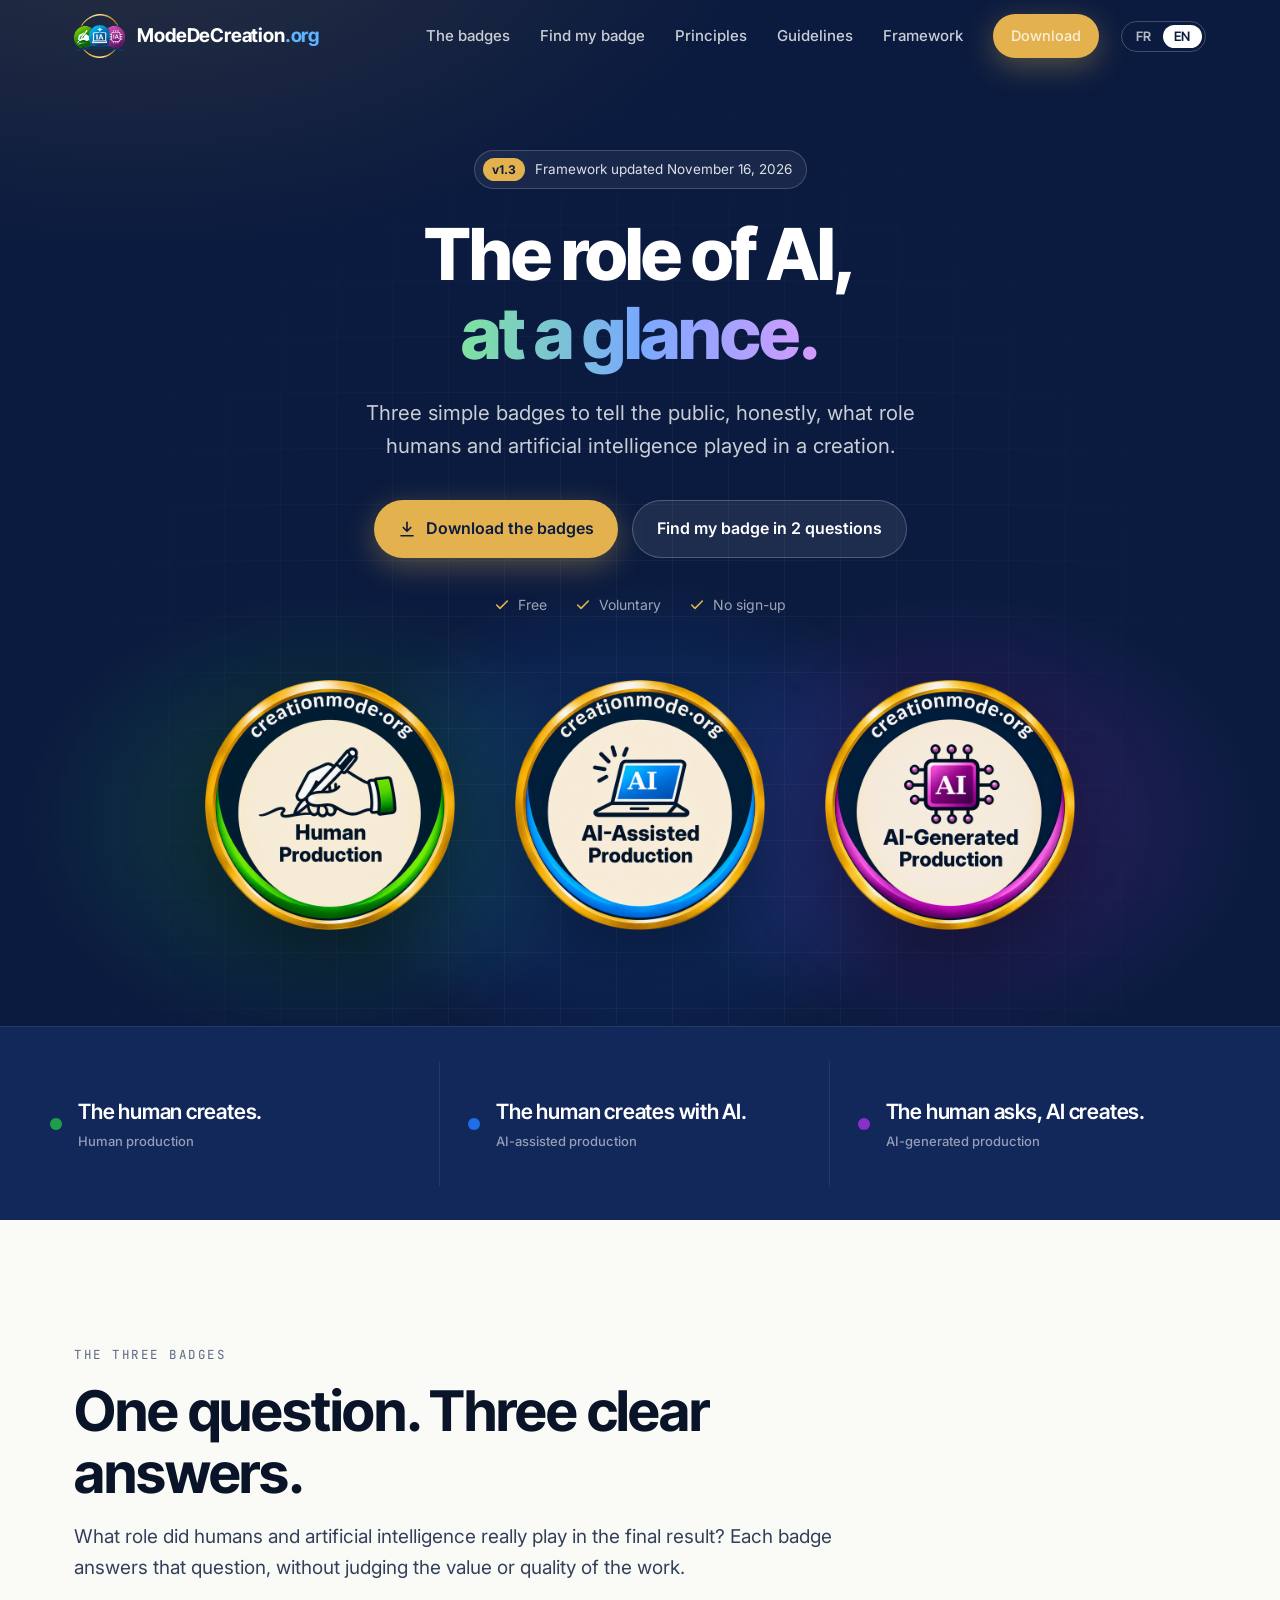
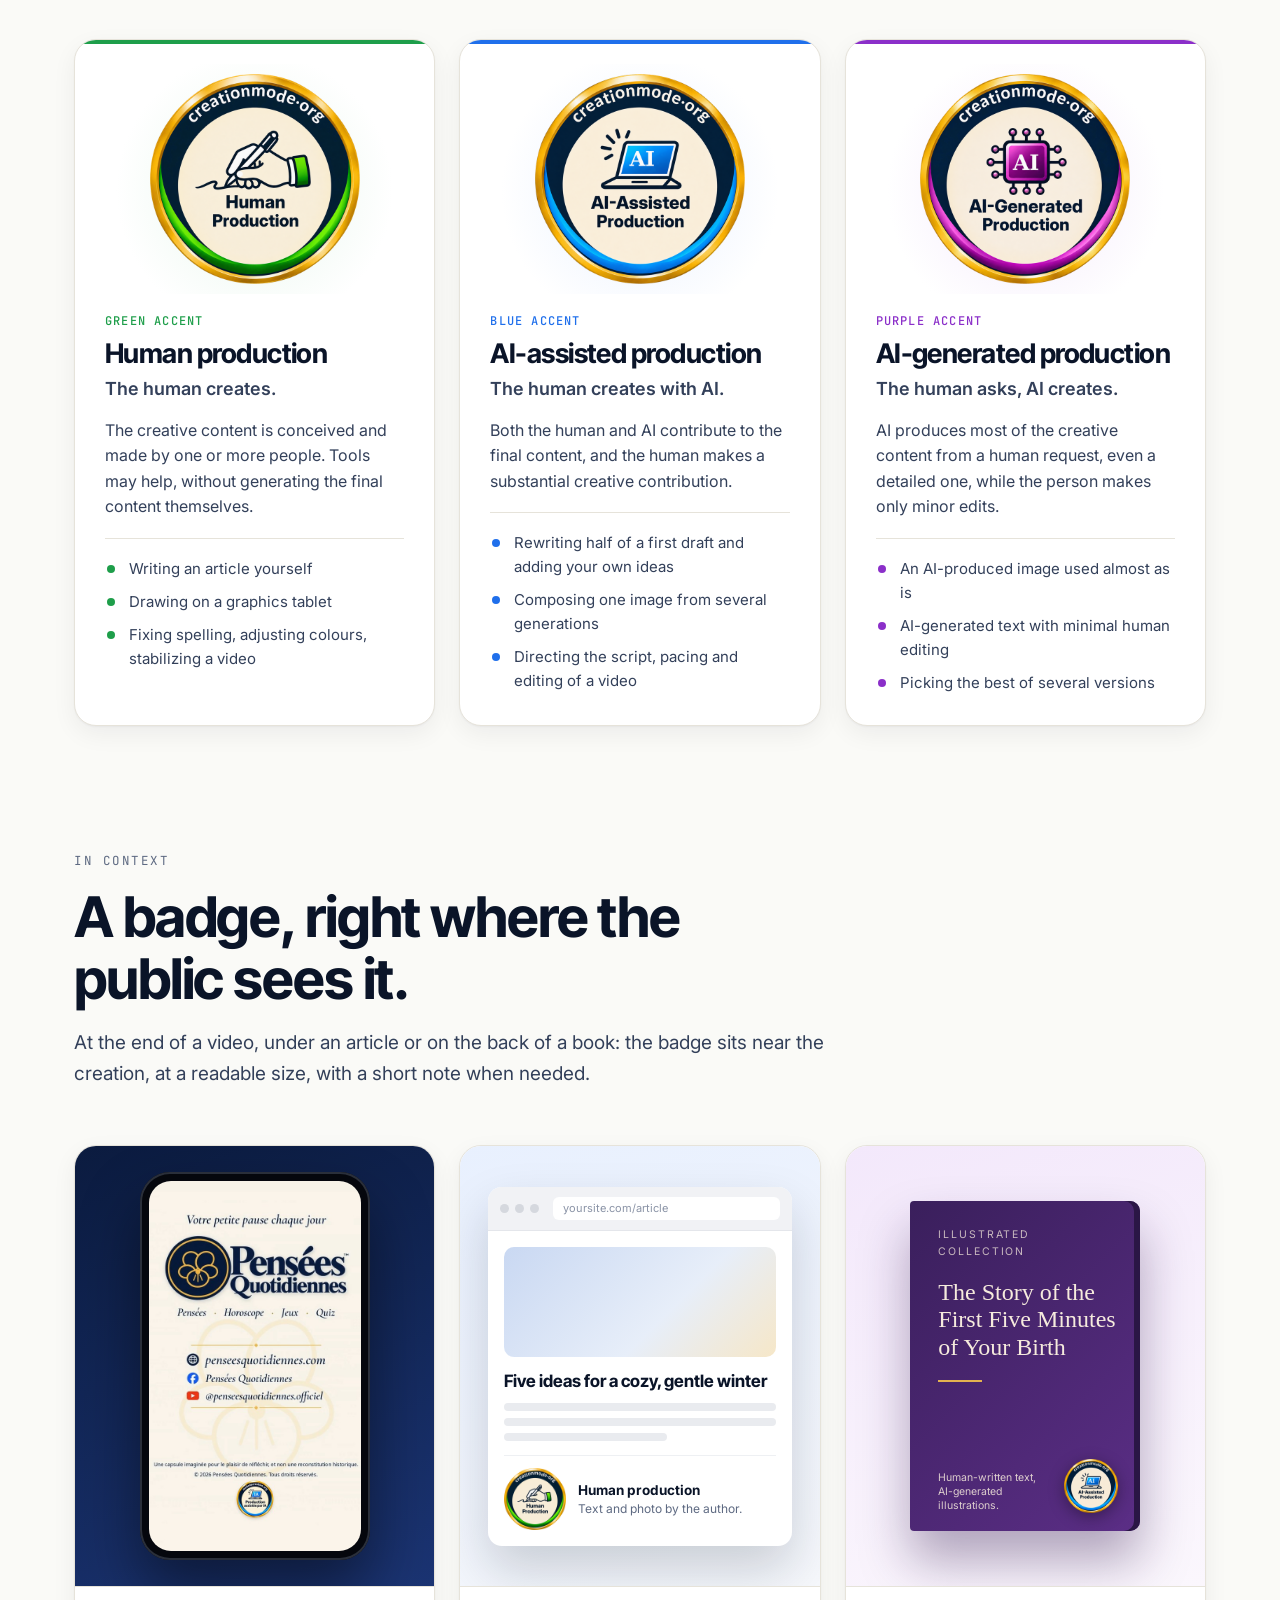
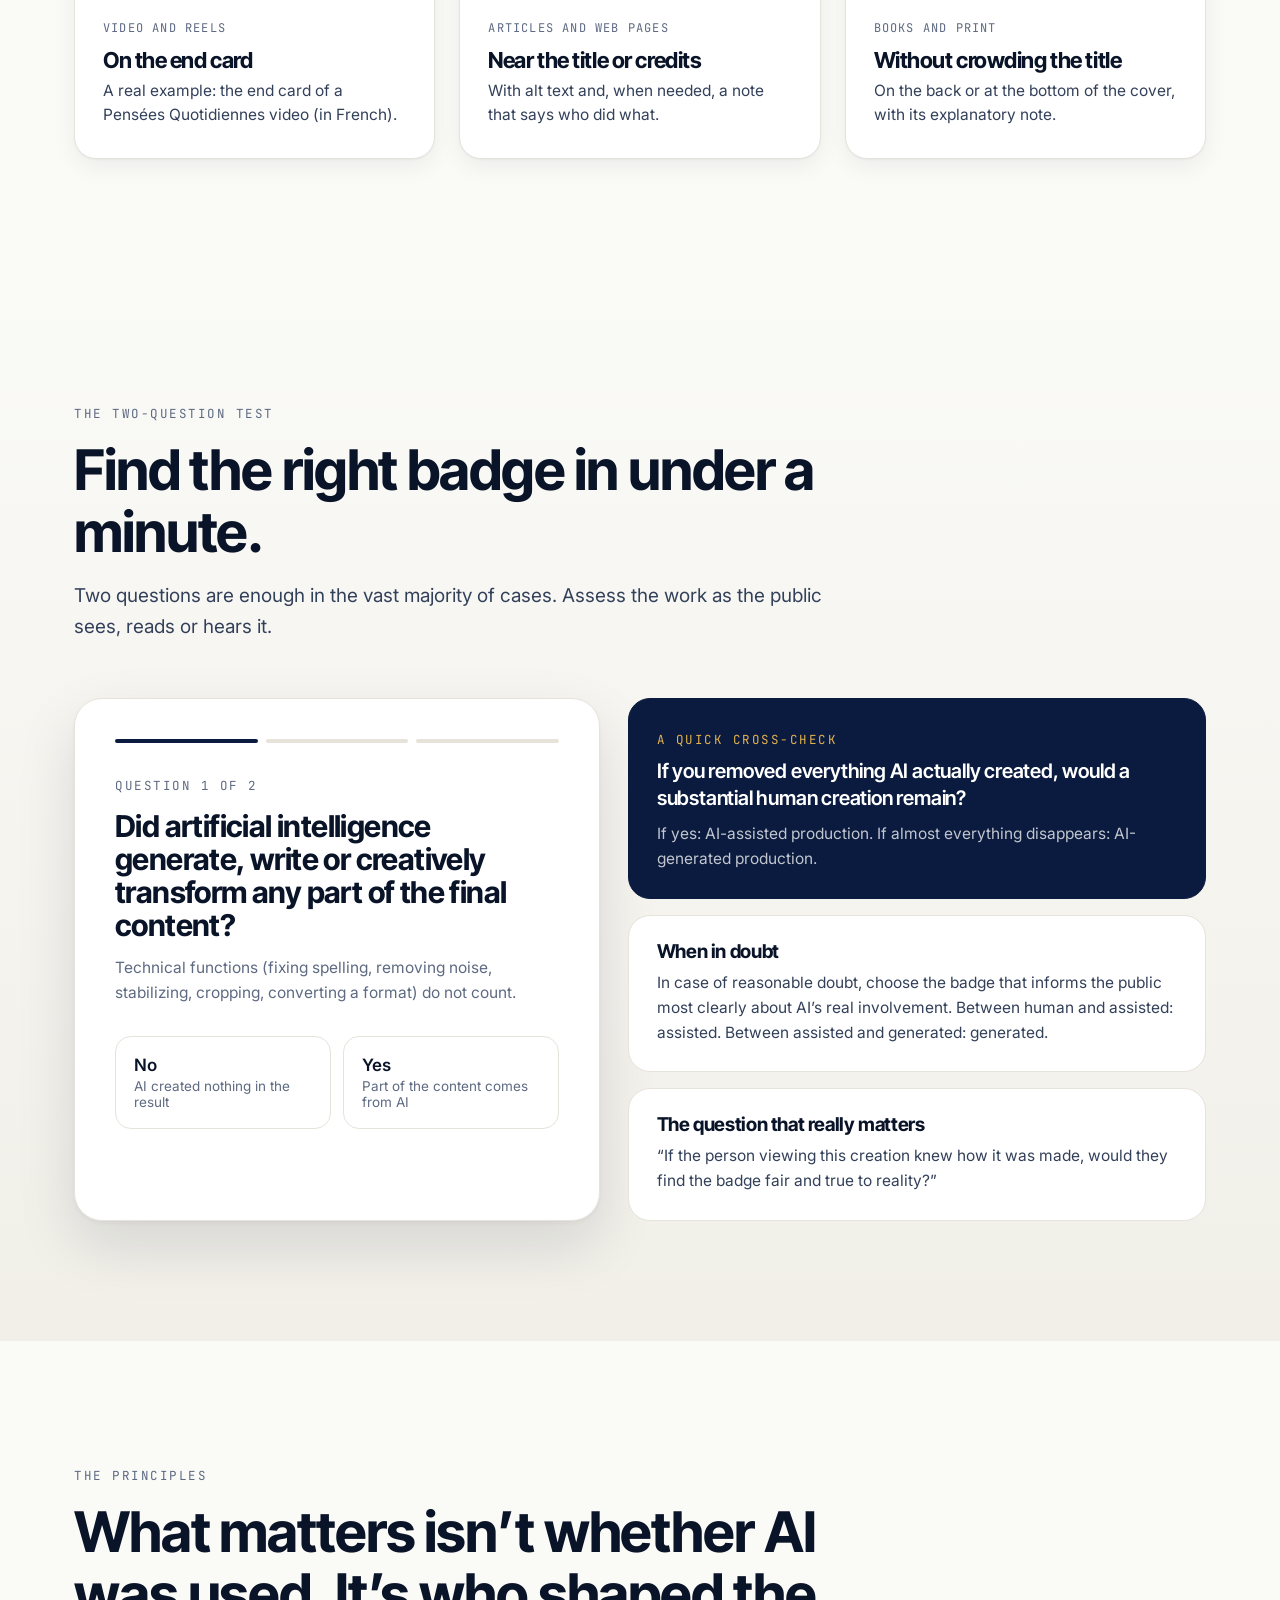
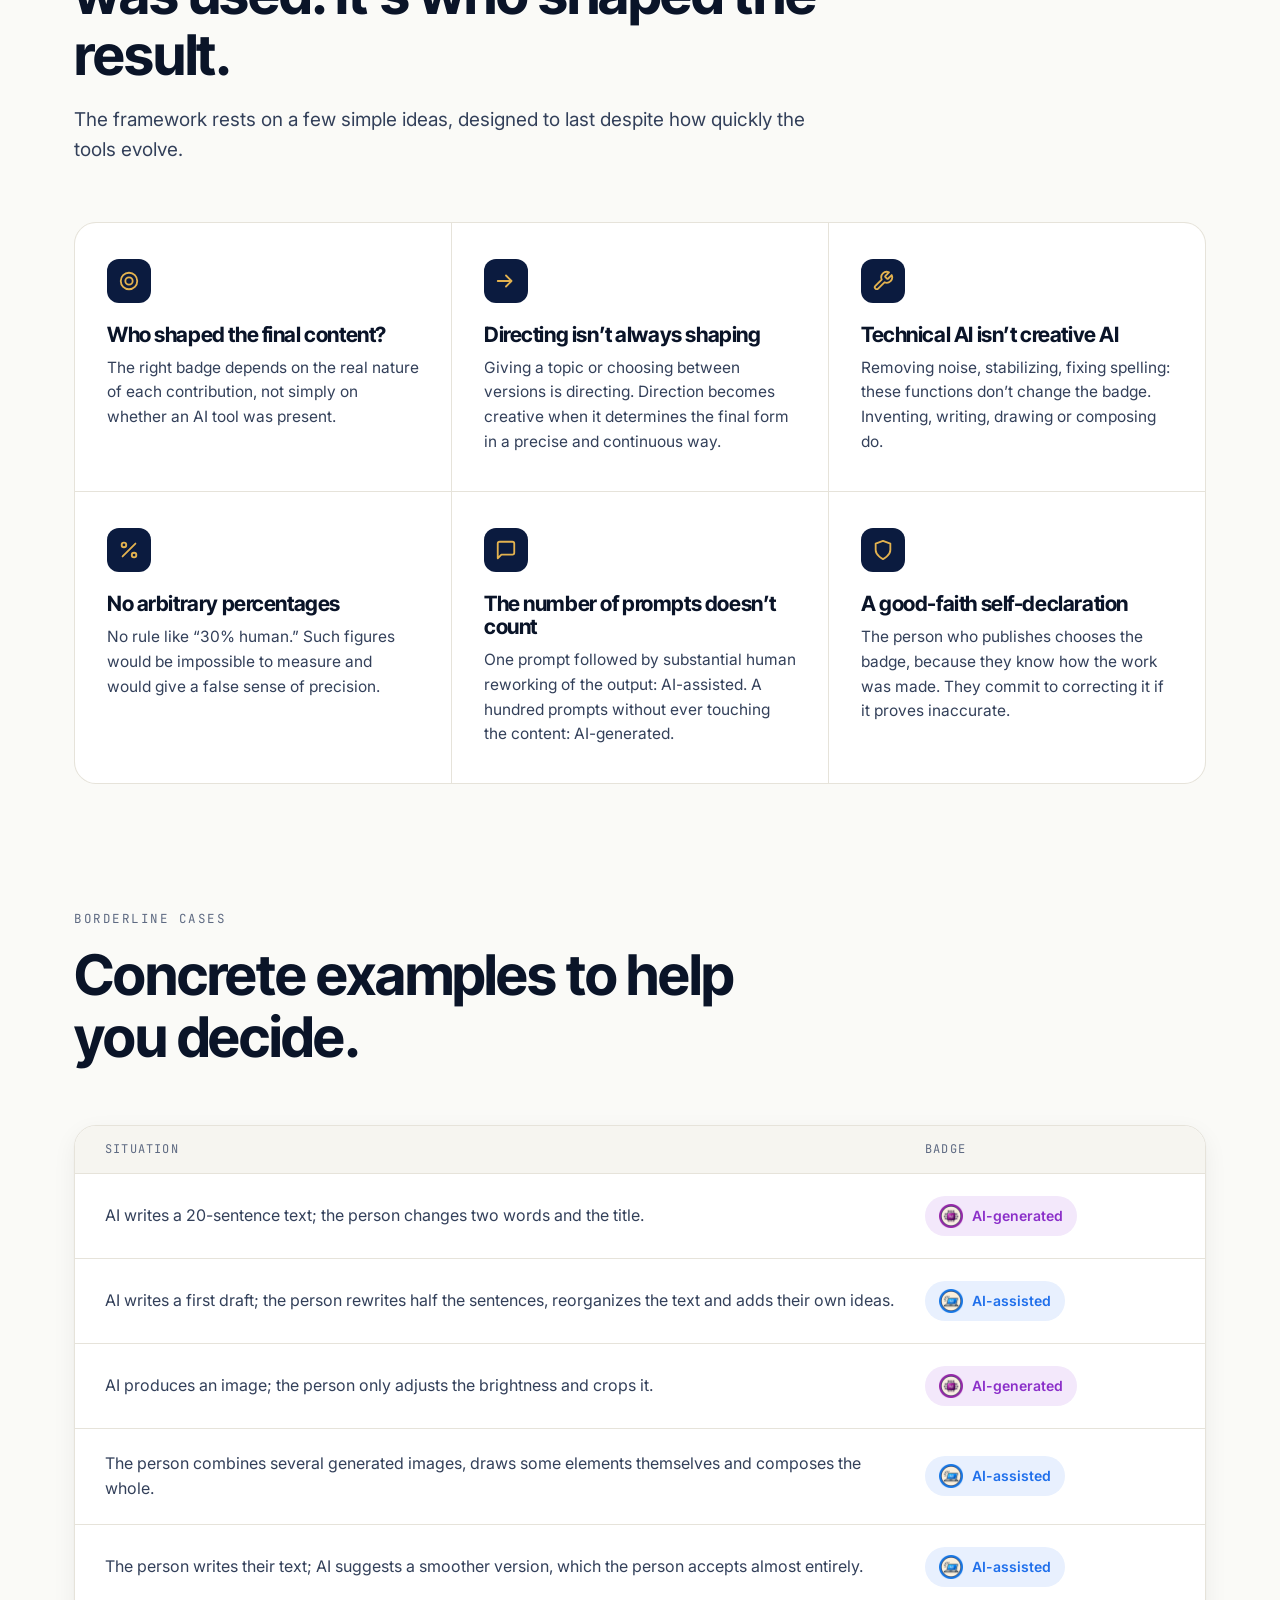
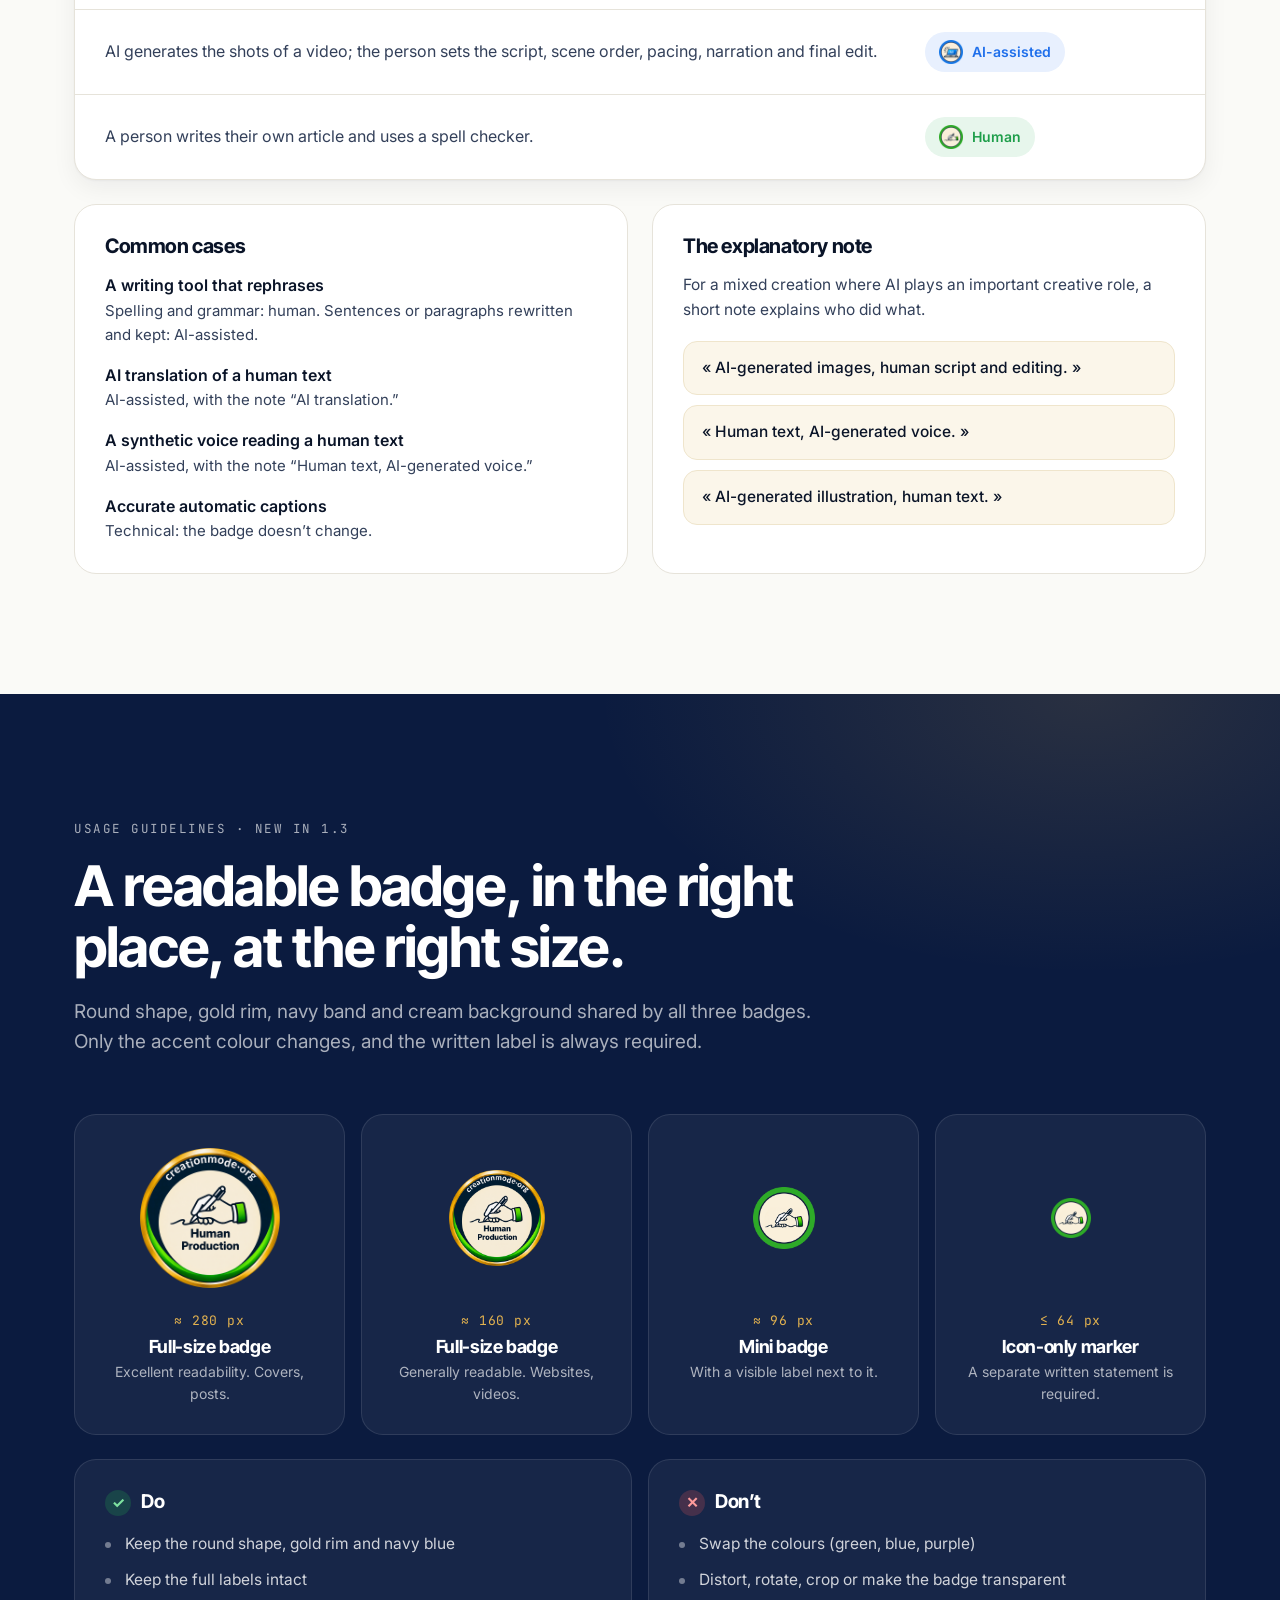
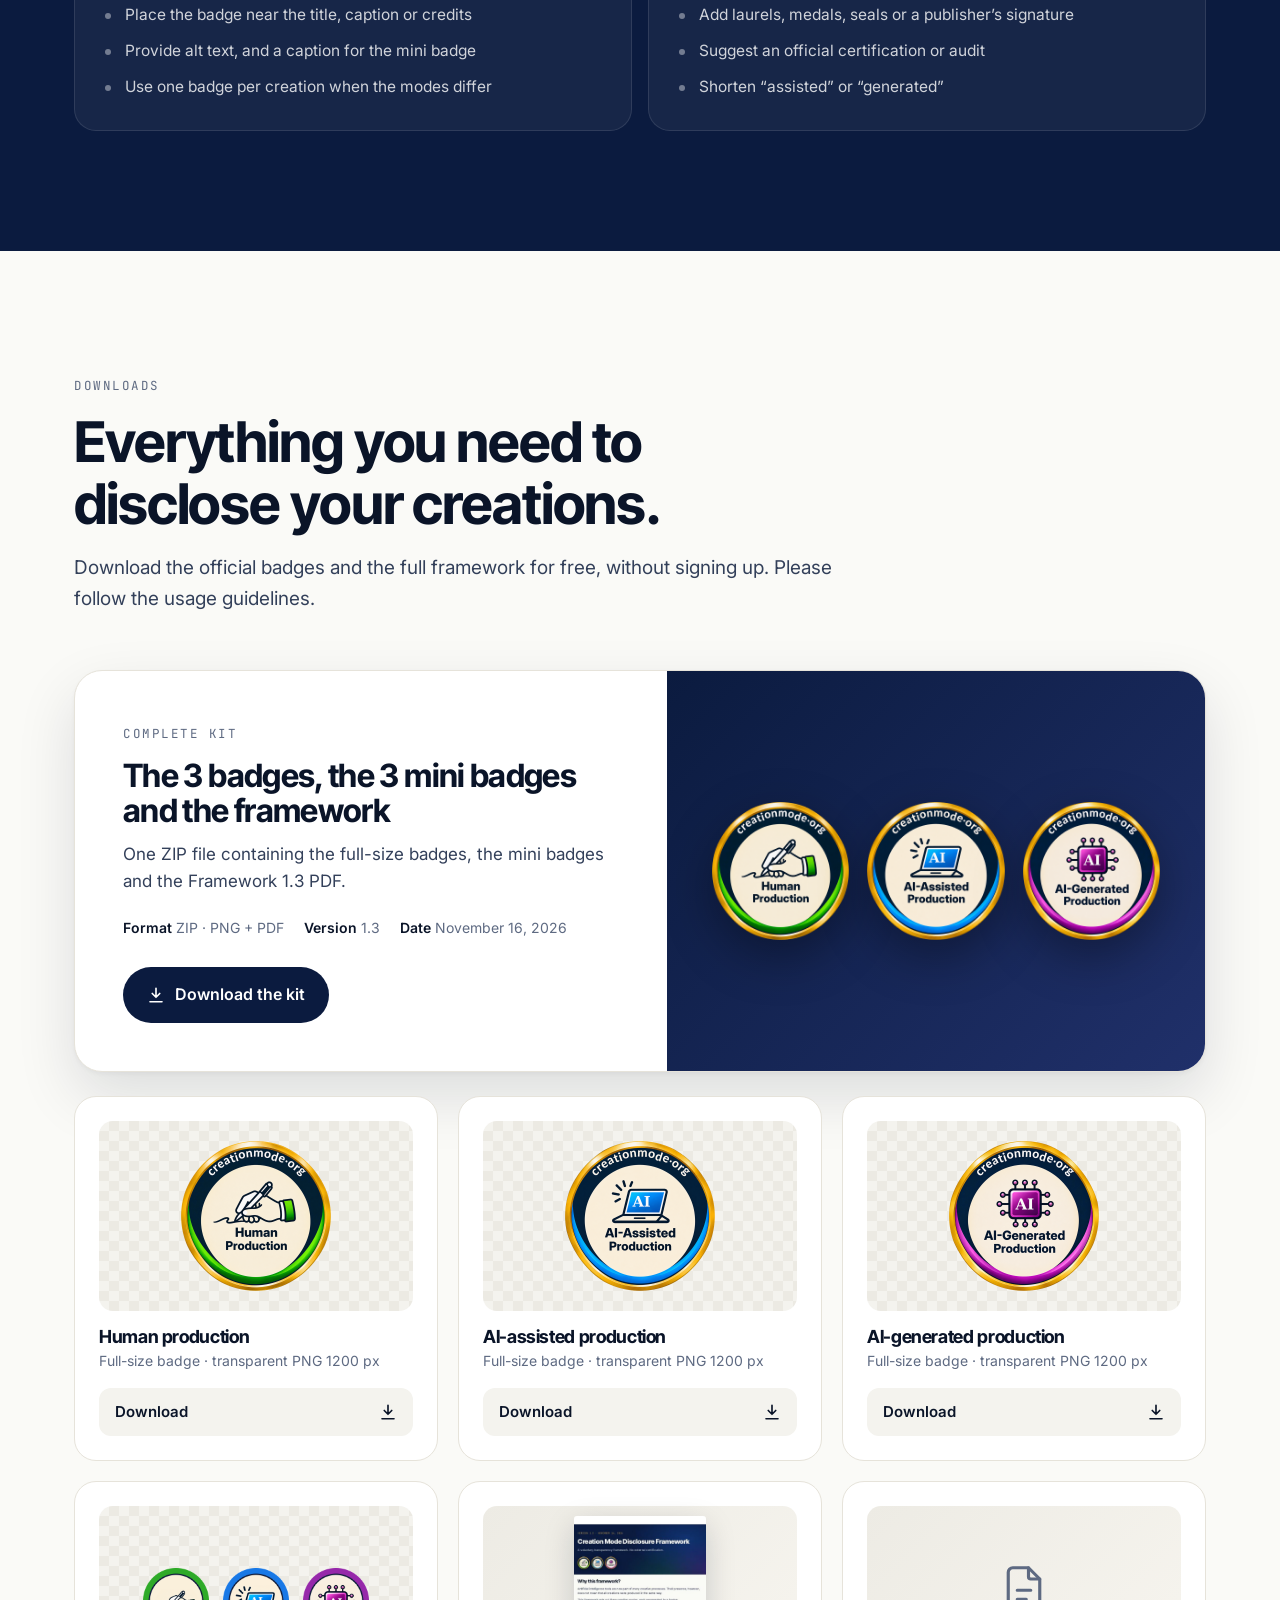
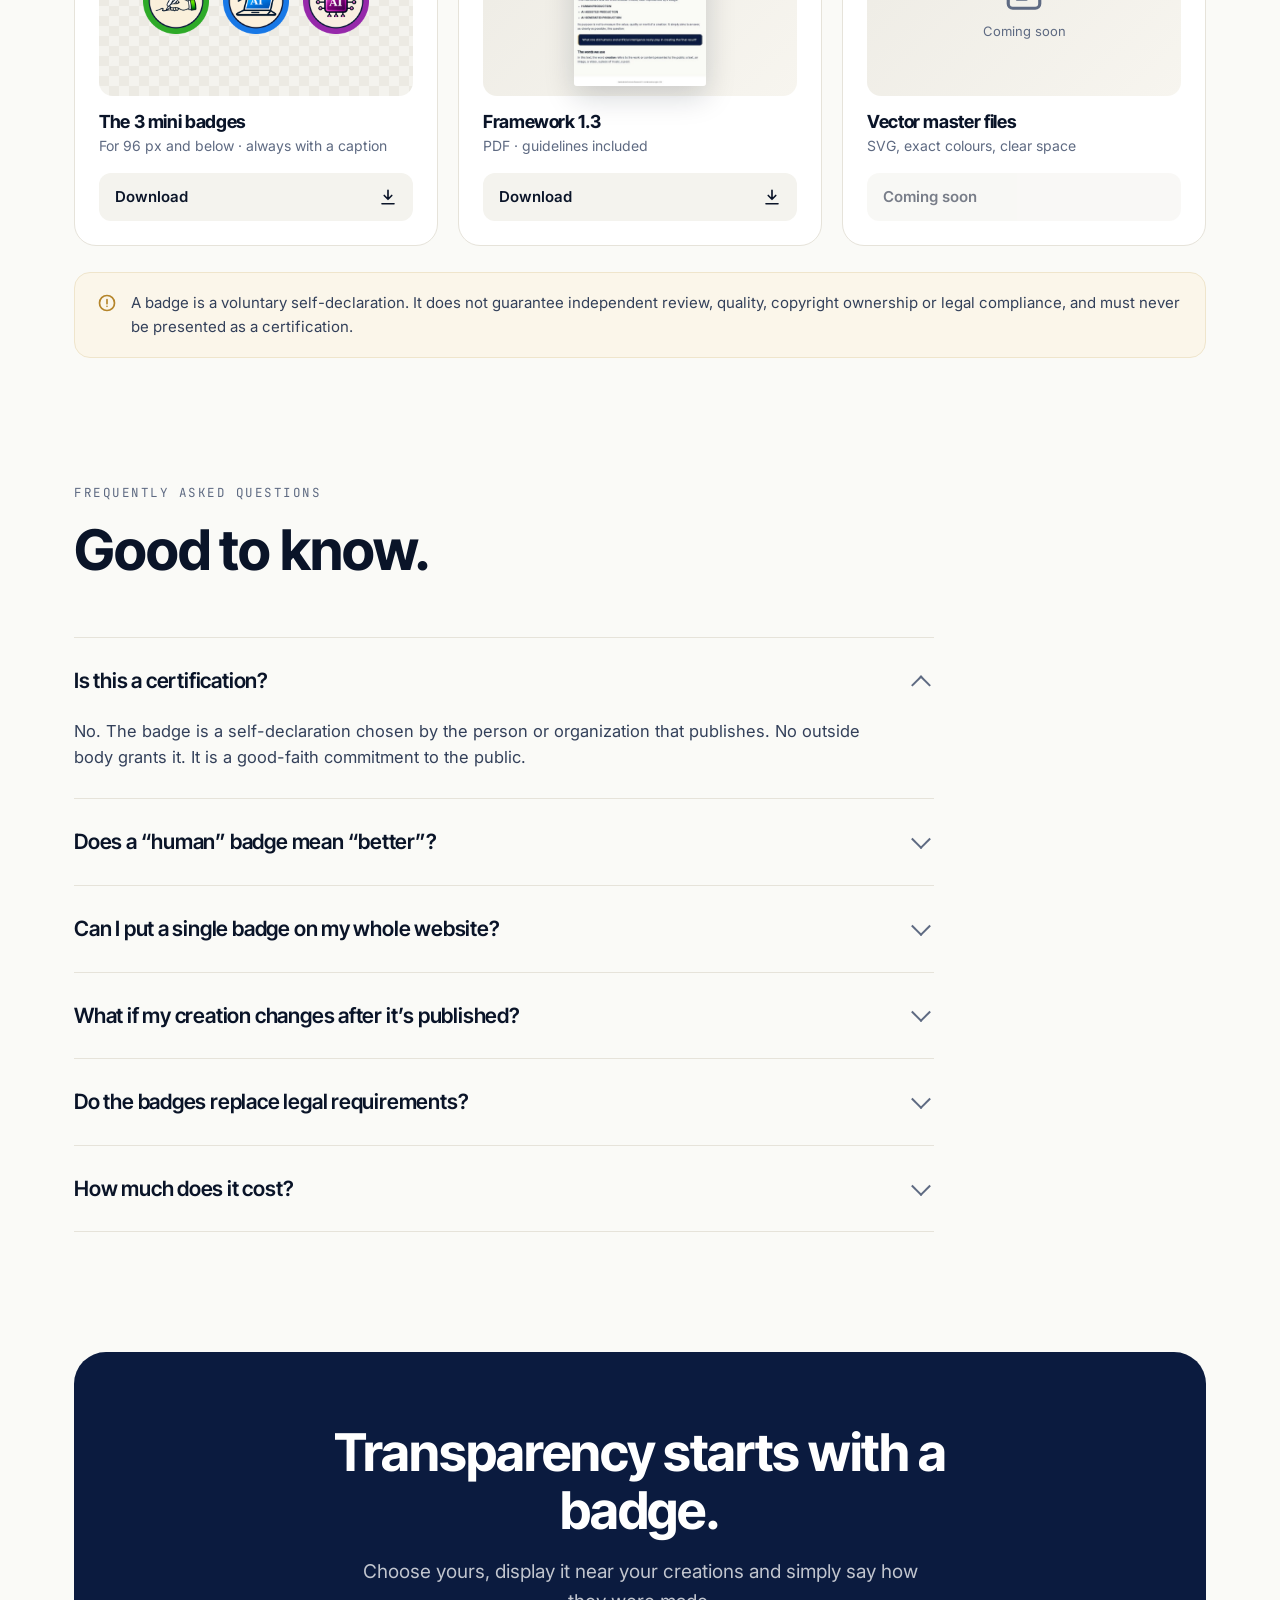
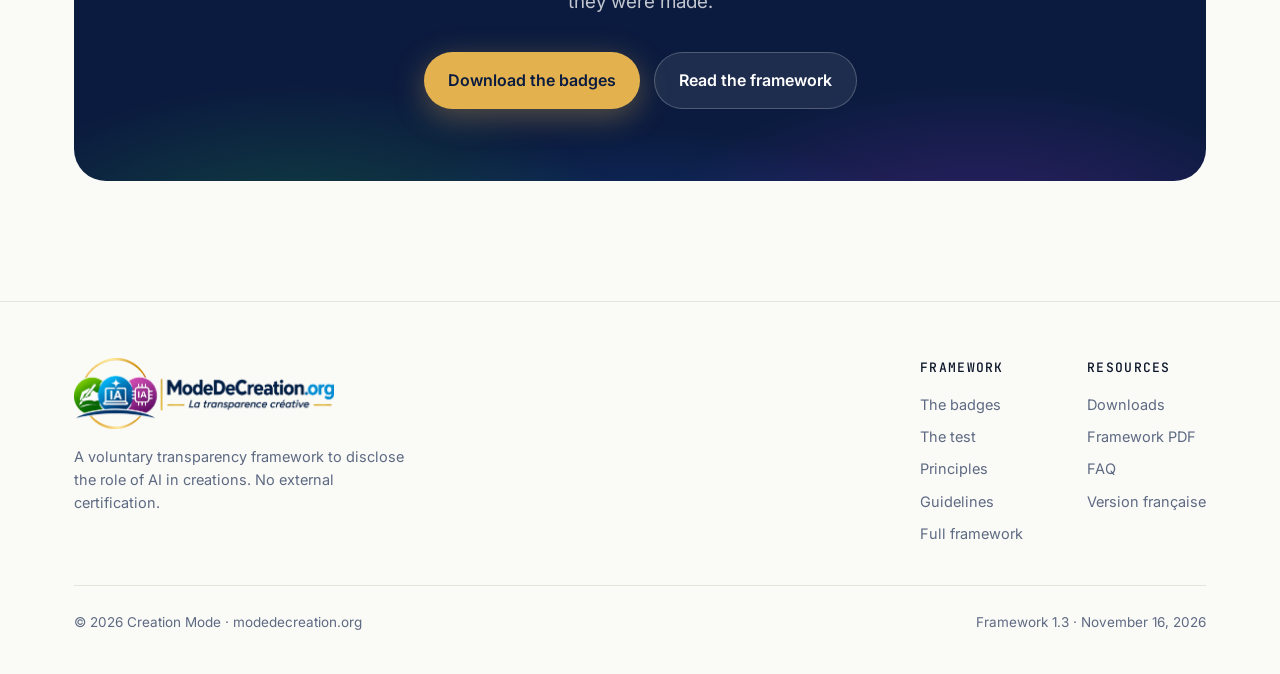
<file: en/index.html>
<!doctype html>
<html lang="en">
<head>
<meta charset="utf-8">
<meta name="viewport" content="width=device-width, initial-scale=1">
<title>ModeDeCreation.org — Three badges to disclose the role of AI</title>
<meta name="description" content="Creation Mode offers three badges and a free framework to tell the public clearly what role humans and artificial intelligence played in a creation.">
<meta property="og:title" content="Creation Mode — AI transparency at a glance">
<meta property="og:description" content="Human, AI-assisted or AI-generated production: three free badges and a framework for creators.">
<meta property="og:image" content="https://modedecreation.org/assets/pastilles/en/ai-assisted-production.png">
<link rel="alternate" hreflang="fr" href="https://modedecreation.org/">
<link rel="alternate" hreflang="en" href="https://modedecreation.org/en/">
<link rel="icon" href="../assets/logo/favicon-64.png">
<link rel="apple-touch-icon" href="../assets/logo/apple-touch-icon.png">
<link rel="preconnect" href="https://fonts.googleapis.com">
<link rel="preconnect" href="https://fonts.gstatic.com" crossorigin>
<link href="https://fonts.googleapis.com/css2?family=Inter:wght@400;500;600&family=Inter+Tight:wght@500;600;700;800&family=JetBrains+Mono:wght@500&display=swap" rel="stylesheet">
<link rel="stylesheet" href="../assets/site.css">
</head>
<body>

<header class="nav" id="nav">
  <div class="wrap">
    <a href="./" class="brand" aria-label="ModeDeCreation.org, home"><img src="../assets/logo/marque-160.png" alt="" class="brand-mark"><span class="brand-txt">ModeDeCreation<span class="tld">.org</span></span></a>
    <div class="nav-right">
      <nav class="nav-links" id="navLinks">
        <a href="#pastilles">The badges</a>
        <a href="#test">Find my badge</a>
        <a href="#principes">Principles</a>
        <a href="#charte">Guidelines</a>
        <a href="reference/">Framework</a>
        <a href="#telechargements" class="btn btn-gold">Download</a>
      </nav>
      <div class="lang-sw" role="group" aria-label="Language"><a href="../" hreflang="fr" lang="fr">FR</a><a aria-current="true">EN</a></div>
      <button class="menu-btn" id="menuBtn" aria-label="Open menu" aria-expanded="false"><svg width="26" height="26" viewBox="0 0 24 24" fill="none" stroke="currentColor" stroke-width="2" stroke-linecap="round"><path d="M4 7h16M4 12h16M4 17h16"/></svg></button>
    </div>
  </div>
</header>

<section class="hero">
  <div class="wrap">
    <div>
      <span class="pill"><b>v1.3</b> Framework updated November 16, 2026</span>
      <h1>The role of AI,<br><em>at a glance.</em></h1>
      <p class="lead">Three simple badges to tell the public, honestly, what role humans and artificial intelligence played in a creation.</p>
      <div class="ctas">
        <a href="#telechargements" class="btn btn-gold"><svg viewBox="0 0 24 24" fill="none" stroke="currentColor" stroke-width="2.2" stroke-linecap="round" stroke-linejoin="round"><path d="M12 3v12m0 0l-5-5m5 5l5-5M4 21h16"/></svg>Download the badges</a>
        <a href="#test" class="btn btn-ghost">Find my badge in 2 questions</a>
      </div>
      <div class="trust">
        <span><svg viewBox="0 0 24 24" fill="none" stroke="currentColor" stroke-width="2.4" stroke-linecap="round" stroke-linejoin="round"><path d="M20 6L9 17l-5-5"/></svg>Free</span>
        <span><svg viewBox="0 0 24 24" fill="none" stroke="currentColor" stroke-width="2.4" stroke-linecap="round" stroke-linejoin="round"><path d="M20 6L9 17l-5-5"/></svg>Voluntary</span>
        <span><svg viewBox="0 0 24 24" fill="none" stroke="currentColor" stroke-width="2.4" stroke-linecap="round" stroke-linejoin="round"><path d="M20 6L9 17l-5-5"/></svg>No sign-up</span>
      </div>
    </div>
    <div class="trio">
      <img src="../assets/pastilles/en/human-production.png" alt="Human production badge" class="t-h">
      <img src="../assets/pastilles/en/ai-assisted-production.png" alt="AI-assisted production badge" class="t-a">
      <img src="../assets/pastilles/en/ai-generated-production.png" alt="AI-generated production badge" class="t-g">
    </div>
  </div>
</section>

<div class="strip">
  <div class="wrap">
    <div><span class="dot" style="background:var(--green)"></span><p>The human creates.<small>Human production</small></p></div>
    <div><span class="dot" style="background:var(--blue)"></span><p>The human creates with AI.<small>AI-assisted production</small></p></div>
    <div><span class="dot" style="background:var(--purple)"></span><p>The human asks, AI creates.<small>AI-generated production</small></p></div>
  </div>
</div>

<section class="section" id="pastilles">
  <div class="wrap">
    <div class="section-head reveal">
      <span class="eyebrow">The three badges</span>
      <h2>One question. Three clear answers.</h2>
      <p>What role did humans and artificial intelligence really play in the final result? Each badge answers that question, without judging the value or quality of the work.</p>
    </div>
    <div class="cards3">
      <article class="pcard h reveal">
        <div class="halo"><img src="../assets/pastilles/en/human-production.png" alt="Creation Mode badge: Human production"></div>
        <span class="tag">Green accent</span>
        <h3>Human production</h3>
        <p class="simple">The human creates.</p>
        <p>The creative content is conceived and made by one or more people. Tools may help, without generating the final content themselves.</p>
        <ul><li>Writing an article yourself</li><li>Drawing on a graphics tablet</li><li>Fixing spelling, adjusting colours, stabilizing a video</li></ul>
      </article>
      <article class="pcard a reveal">
        <div class="halo"><img src="../assets/pastilles/en/ai-assisted-production.png" alt="Creation Mode badge: AI-assisted production"></div>
        <span class="tag">Blue accent</span>
        <h3>AI-assisted production</h3>
        <p class="simple">The human creates with AI.</p>
        <p>Both the human and AI contribute to the final content, and the human makes a substantial creative contribution.</p>
        <ul><li>Rewriting half of a first draft and adding your own ideas</li><li>Composing one image from several generations</li><li>Directing the script, pacing and editing of a video</li></ul>
      </article>
      <article class="pcard g reveal">
        <div class="halo"><img src="../assets/pastilles/en/ai-generated-production.png" alt="Creation Mode badge: AI-generated production"></div>
        <span class="tag">Purple accent</span>
        <h3>AI-generated production</h3>
        <p class="simple">The human asks, AI creates.</p>
        <p>AI produces most of the creative content from a human request, even a detailed one, while the person makes only minor edits.</p>
        <ul><li>An AI-produced image used almost as is</li><li>AI-generated text with minimal human editing</li><li>Picking the best of several versions</li></ul>
      </article>
    </div>
  </div>
</section>

<section class="section situ" id="situation">
  <div class="wrap">
    <div class="section-head reveal">
      <span class="eyebrow">In context</span>
      <h2>A badge, right where the public sees it.</h2>
      <p>At the end of a video, under an article or on the back of a book: the badge sits near the creation, at a readable size, with a short note when needed.</p>
    </div>
    <div class="situ-grid">
      <figure class="situ-card reveal">
        <div class="situ-stage stage-video">
          <div class="phone"><img src="../assets/situation/video-carte-de-fin.jpg" alt="End card of a video with the AI-assisted production badge"></div>
        </div>
        <figcaption><span class="situ-tag">Video and Reels</span><h3>On the end card</h3><p>A real example: the end card of a Pensées Quotidiennes video (in French).</p></figcaption>
      </figure>
      <figure class="situ-card reveal">
        <div class="situ-stage stage-web">
          <div class="browser">
            <div class="bar"><i></i><i></i><i></i><span>yoursite.com/article</span></div>
            <div class="page">
              <div class="ph-img"></div>
              <div class="ph-title">Five ideas for a cozy, gentle winter</div>
              <div class="ph-line"></div><div class="ph-line"></div><div class="ph-line short"></div>
              <div class="credit"><img src="../assets/pastilles/en/human-production.png" alt="Human production badge"><div><b>Human production</b><span>Text and photo by the author.</span></div></div>
            </div>
          </div>
        </div>
        <figcaption><span class="situ-tag">Articles and web pages</span><h3>Near the title or credits</h3><p>With alt text and, when needed, a note that says who did what.</p></figcaption>
      </figure>
      <figure class="situ-card reveal">
        <div class="situ-stage stage-book">
          <div class="book">
            <div class="b-top">Illustrated collection</div>
            <div class="b-title">The Story of the First Five Minutes of Your Birth</div>
            <div class="b-orn"></div>
            <div class="b-foot"><span>Human-written text,<br>AI-generated illustrations.</span><img src="../assets/pastilles/en/ai-assisted-production.png" alt="AI-assisted production badge"></div>
          </div>
        </div>
        <figcaption><span class="situ-tag">Books and print</span><h3>Without crowding the title</h3><p>On the back or at the bottom of the cover, with its explanatory note.</p></figcaption>
      </figure>
    </div>
  </div>
</section>

<section class="section test-sec" id="test">
  <div class="wrap">
    <div class="section-head reveal">
      <span class="eyebrow">The two-question test</span>
      <h2>Find the right badge in under a minute.</h2>
      <p>Two questions are enough in the vast majority of cases. Assess the work as the public sees, reads or hears it.</p>
    </div>
    <div class="test">
      <div class="test-card reveal" id="quiz" aria-live="polite">
        <div class="steps"><i class="on"></i><i></i><i></i></div>
        <div id="q1">
          <span class="qnum">Question 1 of 2</span>
          <h3>Did artificial intelligence generate, write or creatively transform any part of the final content?</h3>
          <p class="hint">Technical functions (fixing spelling, removing noise, stabilizing, cropping, converting a format) do not count.</p>
          <div class="answers">
            <button data-go="h">No<small>AI created nothing in the result</small></button>
            <button data-go="q2">Yes<small>Part of the content comes from AI</small></button>
          </div>
        </div>
        <div id="q2" hidden>
          <span class="qnum">Question 2 of 2</span>
          <h3>Did the human make a substantial creative contribution to the final result?</h3>
          <p class="hint">Writing, rewriting, transforming, assembling, creative editing, or precise and continuous direction that shapes the meaning, structure or final form. Choosing, rejecting or repeating prompts is not enough.</p>
          <div class="answers">
            <button data-go="g">No, or very little<small>Mostly asking and selecting</small></button>
            <button data-go="a">Yes<small>My contribution remains visible</small></button>
          </div>
        </div>
        <div class="result" id="res">
          <span class="qnum">Your badge</span>
          <img id="resImg" src="../assets/pastilles/en/human-production.png" alt="">
          <h3 id="resTitle"></h3>
          <p id="resText"></p>
          <button class="again" id="again">Take the test again ↺</button>
        </div>
      </div>
      <div class="aside">
        <div class="box dark reveal">
          <span class="eyebrow" style="color:var(--gold)">A quick cross-check</span>
          <blockquote>If you removed everything AI actually created, would a substantial human creation remain?</blockquote>
          <p>If yes: AI-assisted production. If almost everything disappears: AI-generated production.</p>
        </div>
        <div class="box reveal">
          <h4>When in doubt</h4>
          <p>In case of reasonable doubt, choose the badge that informs the public most clearly about AI’s real involvement. Between human and assisted: assisted. Between assisted and generated: generated.</p>
        </div>
        <div class="box reveal">
          <h4>The question that really matters</h4>
          <p>“If the person viewing this creation knew how it was made, would they find the badge fair and true to reality?”</p>
        </div>
      </div>
    </div>
  </div>
</section>

<section class="section" id="principes">
  <div class="wrap">
    <div class="section-head reveal">
      <span class="eyebrow">The principles</span>
      <h2>What matters isn’t whether AI was used. It’s who shaped the result.</h2>
      <p>The framework rests on a few simple ideas, designed to last despite how quickly the tools evolve.</p>
    </div>
    <div class="grid3 reveal">
      <div><span class="ic"><svg viewBox="0 0 24 24" fill="none" stroke="currentColor" stroke-width="2" stroke-linecap="round" stroke-linejoin="round"><circle cx="12" cy="12" r="9"/><circle cx="12" cy="12" r="4"/></svg></span><h3>Who shaped the final content?</h3><p>The right badge depends on the real nature of each contribution, not simply on whether an AI tool was present.</p></div>
      <div><span class="ic"><svg viewBox="0 0 24 24" fill="none" stroke="currentColor" stroke-width="2" stroke-linecap="round" stroke-linejoin="round"><path d="M3 12h13M12 6l6 6-6 6"/></svg></span><h3>Directing isn’t always shaping</h3><p>Giving a topic or choosing between versions is directing. Direction becomes creative when it determines the final form in a precise and continuous way.</p></div>
      <div><span class="ic"><svg viewBox="0 0 24 24" fill="none" stroke="currentColor" stroke-width="2" stroke-linecap="round" stroke-linejoin="round"><path d="M14.7 6.3a1 1 0 000 1.4l1.6 1.6a1 1 0 001.4 0l3.8-3.8a6 6 0 01-7.9 7.9l-6.9 6.9a2.1 2.1 0 01-3-3l6.9-6.9a6 6 0 017.9-7.9z"/></svg></span><h3>Technical AI isn’t creative AI</h3><p>Removing noise, stabilizing, fixing spelling: these functions don’t change the badge. Inventing, writing, drawing or composing do.</p></div>
      <div><span class="ic"><svg viewBox="0 0 24 24" fill="none" stroke="currentColor" stroke-width="2" stroke-linecap="round" stroke-linejoin="round"><path d="M19 5L5 19"/><circle cx="6.5" cy="6.5" r="2.5"/><circle cx="17.5" cy="17.5" r="2.5"/></svg></span><h3>No arbitrary percentages</h3><p>No rule like “30% human.” Such figures would be impossible to measure and would give a false sense of precision.</p></div>
      <div><span class="ic"><svg viewBox="0 0 24 24" fill="none" stroke="currentColor" stroke-width="2" stroke-linecap="round" stroke-linejoin="round"><path d="M21 15a2 2 0 01-2 2H7l-4 4V5a2 2 0 012-2h14a2 2 0 012 2z"/></svg></span><h3>The number of prompts doesn’t count</h3><p>One prompt followed by substantial human reworking of the output: AI-assisted. A hundred prompts without ever touching the content: AI-generated.</p></div>
      <div><span class="ic"><svg viewBox="0 0 24 24" fill="none" stroke="currentColor" stroke-width="2" stroke-linecap="round" stroke-linejoin="round"><path d="M12 22s8-4 8-10V5l-8-3-8 3v7c0 6 8 10 8 10z"/></svg></span><h3>A good-faith self-declaration</h3><p>The person who publishes chooses the badge, because they know how the work was made. They commit to correcting it if it proves inaccurate.</p></div>
    </div>
  </div>
</section>

<section class="section" style="padding-top:0" id="cas">
  <div class="wrap">
    <div class="section-head reveal">
      <span class="eyebrow">Borderline cases</span>
      <h2>Concrete examples to help you decide.</h2>
    </div>
    <div class="cases reveal">
      <div class="case head"><span>Situation</span><span>Badge</span></div>
      <div class="case"><p>AI writes a 20-sentence text; the person changes two words and the title.</p><span class="chip g"><img src="../assets/pastilles/en/ai-generated-mini.png" alt="">AI-generated</span></div>
      <div class="case"><p>AI writes a first draft; the person rewrites half the sentences, reorganizes the text and adds their own ideas.</p><span class="chip a"><img src="../assets/pastilles/en/ai-assisted-mini.png" alt="">AI-assisted</span></div>
      <div class="case"><p>AI produces an image; the person only adjusts the brightness and crops it.</p><span class="chip g"><img src="../assets/pastilles/en/ai-generated-mini.png" alt="">AI-generated</span></div>
      <div class="case"><p>The person combines several generated images, draws some elements themselves and composes the whole.</p><span class="chip a"><img src="../assets/pastilles/en/ai-assisted-mini.png" alt="">AI-assisted</span></div>
      <div class="case"><p>The person writes their text; AI suggests a smoother version, which the person accepts almost entirely.</p><span class="chip a"><img src="../assets/pastilles/en/ai-assisted-mini.png" alt="">AI-assisted</span></div>
      <div class="case"><p>AI generates the shots of a video; the person sets the script, scene order, pacing, narration and final edit.</p><span class="chip a"><img src="../assets/pastilles/en/ai-assisted-mini.png" alt="">AI-assisted</span></div>
      <div class="case"><p>A person writes their own article and uses a spell checker.</p><span class="chip h"><img src="../assets/pastilles/en/human-mini.png" alt="">Human</span></div>
    </div>
    <div class="two">
      <div class="tile reveal">
        <h3>Common cases</h3>
        <dl>
          <div><dt>A writing tool that rephrases</dt><dd>Spelling and grammar: human. Sentences or paragraphs rewritten and kept: AI-assisted.</dd></div>
          <div><dt>AI translation of a human text</dt><dd>AI-assisted, with the note “AI translation.”</dd></div>
          <div><dt>A synthetic voice reading a human text</dt><dd>AI-assisted, with the note “Human text, AI-generated voice.”</dd></div>
          <div><dt>Accurate automatic captions</dt><dd>Technical: the badge doesn’t change.</dd></div>
        </dl>
      </div>
      <div class="tile reveal">
        <h3>The explanatory note</h3>
        <p style="color:var(--ink-2);font-size:15.5px;margin-bottom:18px">For a mixed creation where AI plays an important creative role, a short note explains who did what.</p>
        <div class="mentions">
          <q>AI-generated images, human script and editing.</q>
          <q>Human text, AI-generated voice.</q>
          <q>AI-generated illustration, human text.</q>
        </div>
      </div>
    </div>
  </div>
</section>

<section class="section charte" id="charte">
  <div class="wrap">
    <div class="section-head reveal">
      <span class="eyebrow">Usage guidelines · new in 1.3</span>
      <h2>A readable badge, in the right place, at the right size.</h2>
      <p>Round shape, gold rim, navy band and cream background shared by all three badges. Only the accent colour changes, and the written label is always required.</p>
    </div>
    <div class="sizes reveal">
      <div class="size"><div class="show"><img src="../assets/pastilles/en/human-production.png" alt="" style="width:140px"></div><span class="px">≈ 280 px</span><h4>Full-size badge</h4><p>Excellent readability. Covers, posts.</p></div>
      <div class="size"><div class="show"><img src="../assets/pastilles/en/human-production.png" alt="" style="width:96px"></div><span class="px">≈ 160 px</span><h4>Full-size badge</h4><p>Generally readable. Websites, videos.</p></div>
      <div class="size"><div class="show"><img src="../assets/pastilles/en/human-mini.png" alt="" style="width:62px"></div><span class="px">≈ 96 px</span><h4>Mini badge</h4><p>With a visible label next to it.</p></div>
      <div class="size"><div class="show"><img src="../assets/pastilles/en/human-mini.png" alt="" style="width:40px"></div><span class="px">≤ 64 px</span><h4>Icon-only marker</h4><p>A separate written statement is required.</p></div>
    </div>
    <div class="rules reveal">
      <div class="rule" style="color:#7EE2A0"><h4 style="color:#fff"><span style="background:rgba(30,158,74,.25);color:#7EE2A0">✓</span>Do</h4>
        <ul><li>Keep the round shape, gold rim and navy blue</li><li>Keep the full labels intact</li><li>Place the badge near the title, caption or credits</li><li>Provide alt text, and a caption for the mini badge</li><li>Use one badge per creation when the modes differ</li></ul></div>
      <div class="rule" style="color:#FF9B9B"><h4 style="color:#fff"><span style="background:rgba(255,90,90,.2);color:#FF9B9B">✕</span>Don’t</h4>
        <ul><li>Swap the colours (green, blue, purple)</li><li>Distort, rotate, crop or make the badge transparent</li><li>Add laurels, medals, seals or a publisher’s signature</li><li>Suggest an official certification or audit</li><li>Shorten “assisted” or “generated”</li></ul></div>
    </div>
  </div>
</section>

<section class="section" id="telechargements">
  <div class="wrap">
    <div class="section-head reveal">
      <span class="eyebrow">Downloads</span>
      <h2>Everything you need to disclose your creations.</h2>
      <p>Download the official badges and the full framework for free, without signing up. Please follow the usage guidelines.</p>
    </div>
    <div class="dl-feature reveal">
      <div class="txt">
        <span class="eyebrow">Complete kit</span>
        <h3>The 3 badges, the 3 mini badges and the framework</h3>
        <p>One ZIP file containing the full-size badges, the mini badges and the Framework 1.3 PDF.</p>
        <div class="meta"><span><b>Format</b> ZIP · PNG + PDF</span><span><b>Version</b> 1.3</span><span><b>Date</b> November 16, 2026</span></div>
        <a class="btn btn-dark" href="../assets/creation-mode-kit-v1-3.zip" download><svg viewBox="0 0 24 24" fill="none" stroke="currentColor" stroke-width="2.2" stroke-linecap="round" stroke-linejoin="round"><path d="M12 3v12m0 0l-5-5m5 5l5-5M4 21h16"/></svg>Download the kit</a>
      </div>
      <div class="vis"><img src="../assets/pastilles/en/human-production.png" alt=""><img src="../assets/pastilles/en/ai-assisted-production.png" alt=""><img src="../assets/pastilles/en/ai-generated-production.png" alt=""></div>
    </div>
    <div class="dl-grid">
      <div class="dl reveal"><div class="thumb"><img src="../assets/pastilles/en/human-production.png" alt="Human production"></div><div><h4>Human production</h4><p class="sub">Full-size badge · transparent PNG 1200 px</p></div><a href="../assets/pastilles/en/human-production-large.png" download>Download <svg viewBox="0 0 24 24" fill="none" stroke="currentColor" stroke-width="2.2" stroke-linecap="round" stroke-linejoin="round"><path d="M12 3v12m0 0l-5-5m5 5l5-5M4 21h16"/></svg></a></div>
      <div class="dl reveal"><div class="thumb"><img src="../assets/pastilles/en/ai-assisted-production.png" alt="AI-assisted production"></div><div><h4>AI-assisted production</h4><p class="sub">Full-size badge · transparent PNG 1200 px</p></div><a href="../assets/pastilles/en/ai-assisted-production-large.png" download>Download <svg viewBox="0 0 24 24" fill="none" stroke="currentColor" stroke-width="2.2" stroke-linecap="round" stroke-linejoin="round"><path d="M12 3v12m0 0l-5-5m5 5l5-5M4 21h16"/></svg></a></div>
      <div class="dl reveal"><div class="thumb"><img src="../assets/pastilles/en/ai-generated-production.png" alt="AI-generated production"></div><div><h4>AI-generated production</h4><p class="sub">Full-size badge · transparent PNG 1200 px</p></div><a href="../assets/pastilles/en/ai-generated-production-large.png" download>Download <svg viewBox="0 0 24 24" fill="none" stroke="currentColor" stroke-width="2.2" stroke-linecap="round" stroke-linejoin="round"><path d="M12 3v12m0 0l-5-5m5 5l5-5M4 21h16"/></svg></a></div>
      <div class="dl reveal"><div class="thumb minis"><img src="../assets/pastilles/en/human-mini.png" alt="Human mini"><img src="../assets/pastilles/en/ai-assisted-mini.png" alt="AI-assisted mini"><img src="../assets/pastilles/en/ai-generated-mini.png" alt="AI-generated mini"></div><div><h4>The 3 mini badges</h4><p class="sub">For 96 px and below · always with a caption</p></div><a href="../assets/creation-mode-minis.zip" download>Download <svg viewBox="0 0 24 24" fill="none" stroke="currentColor" stroke-width="2.2" stroke-linecap="round" stroke-linejoin="round"><path d="M12 3v12m0 0l-5-5m5 5l5-5M4 21h16"/></svg></a></div>
      <div class="dl reveal"><div class="thumb doc"><img src="../assets/docs/apercu-framework.jpg" alt="First page of the framework"></div><div><h4>Framework 1.3</h4><p class="sub">PDF · guidelines included</p></div><a href="../assets/docs/creation-mode-framework-v1-3.pdf" download>Download <svg viewBox="0 0 24 24" fill="none" stroke="currentColor" stroke-width="2.2" stroke-linecap="round" stroke-linejoin="round"><path d="M12 3v12m0 0l-5-5m5 5l5-5M4 21h16"/></svg></a></div>
      <div class="dl reveal"><div class="thumb doc" style="flex-direction:column;gap:6px;color:var(--ink-3)"><svg width="54" height="54" viewBox="0 0 24 24" fill="none" stroke="currentColor" stroke-width="1.4" stroke-linecap="round" stroke-linejoin="round"><path d="M14 3v4a1 1 0 001 1h4"/><path d="M17 21H7a2 2 0 01-2-2V5a2 2 0 012-2h7l5 5v11a2 2 0 01-2 2z"/><path d="M9 13h6M9 17h4"/></svg><span style="font-size:13px">Coming soon</span></div><div><h4>Vector master files</h4><p class="sub">SVG, exact colours, clear space</p></div><a href="#faq" style="pointer-events:none;opacity:.55">Coming soon</a></div>
    </div>
    <div class="note reveal"><svg viewBox="0 0 24 24" fill="none" stroke="currentColor" stroke-width="2" stroke-linecap="round" stroke-linejoin="round"><circle cx="12" cy="12" r="9"/><path d="M12 8v5M12 16h.01"/></svg><span>A badge is a voluntary self-declaration. It does not guarantee independent review, quality, copyright ownership or legal compliance, and must never be presented as a certification.</span></div>
  </div>
</section>

<section class="section" style="padding-top:0" id="faq">
  <div class="wrap">
    <div class="section-head reveal">
      <span class="eyebrow">Frequently asked questions</span>
      <h2>Good to know.</h2>
    </div>
    <div class="faq reveal">
      <details open><summary>Is this a certification?</summary><p>No. The badge is a self-declaration chosen by the person or organization that publishes. No outside body grants it. It is a good-faith commitment to the public.</p></details>
      <details><summary>Does a “human” badge mean “better”?</summary><p>No. Human doesn’t mean better, AI-assisted doesn’t mean less authentic, and AI-generated doesn’t mean without human involvement. The badges are neither a ranking nor an award.</p></details>
      <details><summary>Can I put a single badge on my whole website?</summary><p>A badge describes one specific creation. If a website, book or channel brings together creations made in different ways, each one carries its own badge.</p></details>
      <details><summary>What if my creation changes after it’s published?</summary><p>If it is significantly modified, review its badge. An inaccurate badge is corrected promptly, and visibly when the error was significant.</p></details>
      <details><summary>Do the badges replace legal requirements?</summary><p>No. Some laws require specific notices for content created with AI. They vary by country and type of content. Any notice required by law must be provided in the prescribed form, in addition to the voluntary badge.</p></details>
      <details><summary>How much does it cost?</summary><p>Nothing. The badges and the framework can be downloaded free of charge, with no sign-up, to be used according to the guidelines.</p></details>
    </div>
  </div>
</section>

<section class="cta">
  <div class="wrap">
    <div class="box reveal">
      <h2>Transparency starts with a badge.</h2>
      <p>Choose yours, display it near your creations and simply say how they were made.</p>
      <div class="ctas">
        <a href="#telechargements" class="btn btn-gold">Download the badges</a>
        <a href="reference/" class="btn btn-ghost">Read the framework</a>
      </div>
    </div>
  </div>
</section>

<footer>
  <div class="wrap">
    <div class="top">
      <div style="max-width:340px">
        <a href="./" class="foot-logo"><img src="../assets/logo/logo-modedecreation-1053.png" alt="ModeDeCreation.org"></a>
        <p>A voluntary transparency framework to disclose the role of AI in creations. No external certification.</p>
      </div>
      <div class="cols">
        <div><h5>Framework</h5><ul><li><a href="#pastilles">The badges</a></li><li><a href="#test">The test</a></li><li><a href="#principes">Principles</a></li><li><a href="#charte">Guidelines</a></li><li><a href="reference/">Full framework</a></li></ul></div>
        <div><h5>Resources</h5><ul><li><a href="#telechargements">Downloads</a></li><li><a href="../assets/docs/creation-mode-framework-v1-3.pdf">Framework PDF</a></li><li><a href="#faq">FAQ</a></li><li><a href="../" hreflang="fr" lang="fr">Version française</a></li></ul></div>
      </div>
    </div>
    <div class="bottom"><span>© 2026 Creation Mode · modedecreation.org</span><span>Framework 1.3 · November 16, 2026</span></div>
  </div>
</footer>

<script>
(function(){
  var nav=document.getElementById('nav');
  function onScroll(){nav.classList.toggle('scrolled',window.scrollY>20)}
  onScroll();window.addEventListener('scroll',onScroll,{passive:true});
  var mb=document.getElementById('menuBtn'),nl=document.getElementById('navLinks');
  mb.addEventListener('click',function(){var o=nl.classList.toggle('open');mb.setAttribute('aria-expanded',o);nav.classList.add('scrolled')});
  nl.querySelectorAll('a').forEach(function(a){a.addEventListener('click',function(){nl.classList.remove('open')})});

  var io='IntersectionObserver' in window?new IntersectionObserver(function(es){es.forEach(function(e){if(e.isIntersecting){e.target.classList.add('in');io.unobserve(e.target)}})},{threshold:.12}):null;
  document.querySelectorAll('.reveal').forEach(function(el){io?io.observe(el):el.classList.add('in')});

  var R={
    h:{img:'human-production',t:'Human production',p:'AI created nothing in the final content. The technical tools you used don’t change the badge.'},
    a:{img:'ai-assisted-production',t:'AI-assisted production',p:'The human creates with AI. If an important component comes from AI, add a short note, for example “Human text, AI-generated voice.”'},
    g:{img:'ai-generated-production',t:'AI-generated production',p:'The human asks, AI creates. A explanatory note can describe your role, for example choosing the topic or checking the facts.'}
  };
  var q1=document.getElementById('q1'),q2=document.getElementById('q2'),res=document.getElementById('res'),steps=document.querySelectorAll('.steps i');
  function step(n){steps.forEach(function(s,i){s.classList.toggle('on',i<n)})}
  document.querySelectorAll('[data-go]').forEach(function(b){b.addEventListener('click',function(){
    var g=b.getAttribute('data-go');
    if(g==='q2'){q1.hidden=true;q2.hidden=false;step(2);return}
    var r=R[g];q1.hidden=true;q2.hidden=true;
    document.getElementById('resImg').src='../assets/pastilles/en/'+r.img+'.png';
    document.getElementById('resImg').alt=r.t+' badge';
    document.getElementById('resTitle').textContent=r.t;
    document.getElementById('resText').textContent=r.p;
    res.style.display='flex';step(3);
  })});
  document.getElementById('again').addEventListener('click',function(){res.style.display='none';q2.hidden=true;q1.hidden=false;step(1)});
})();
</script>
</body>
</html>
</file>
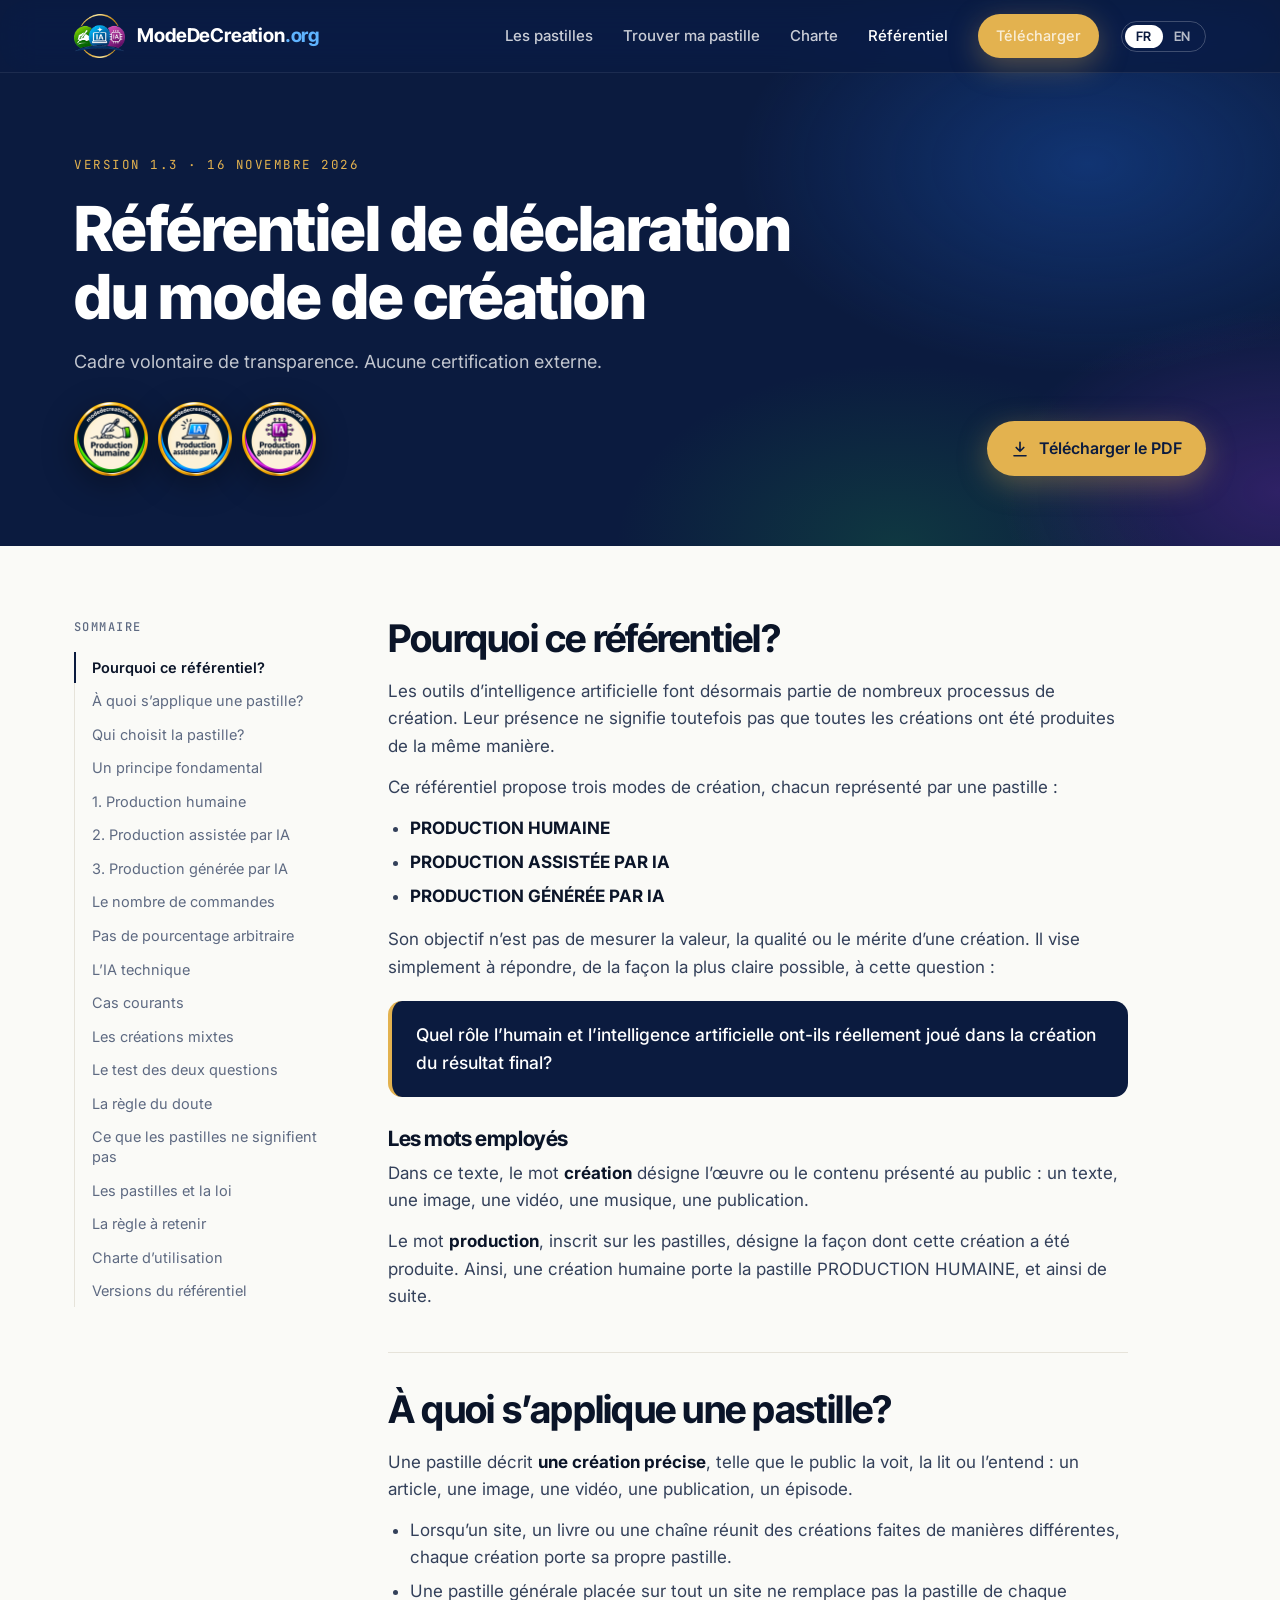
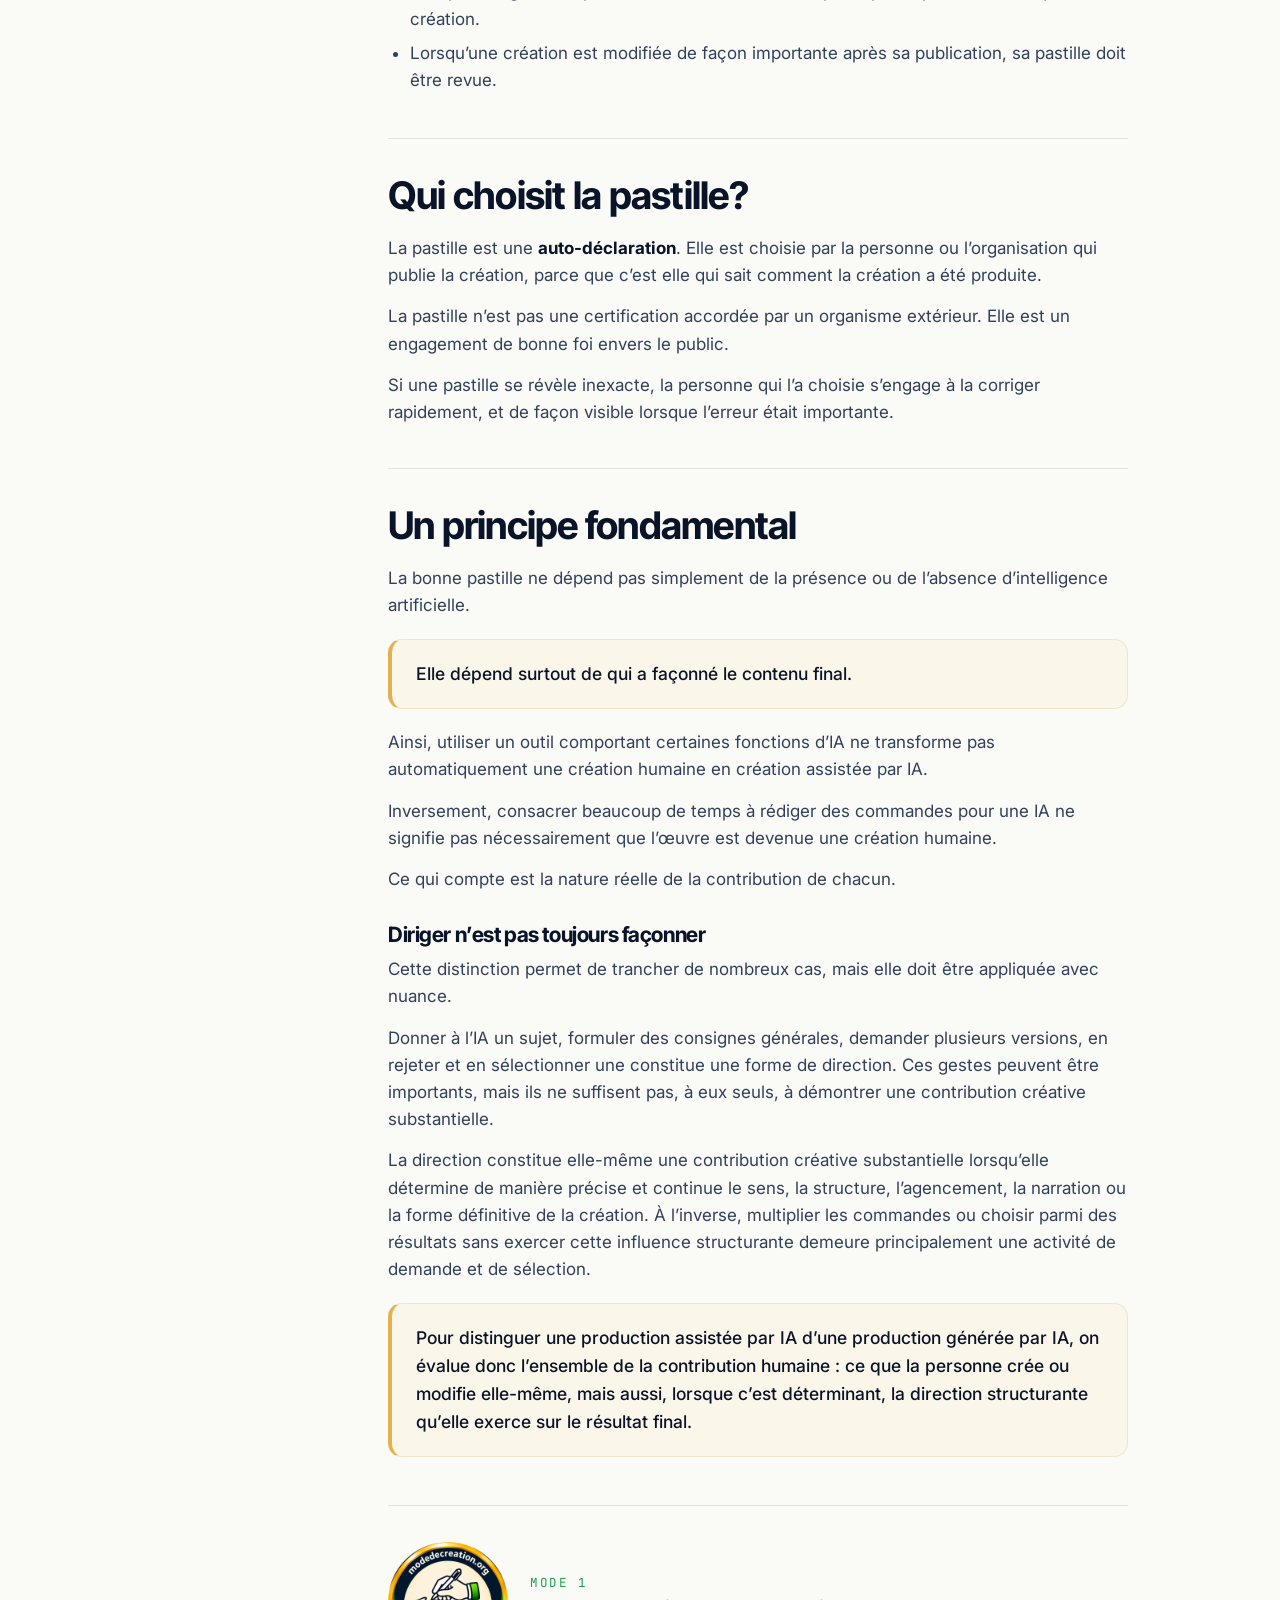
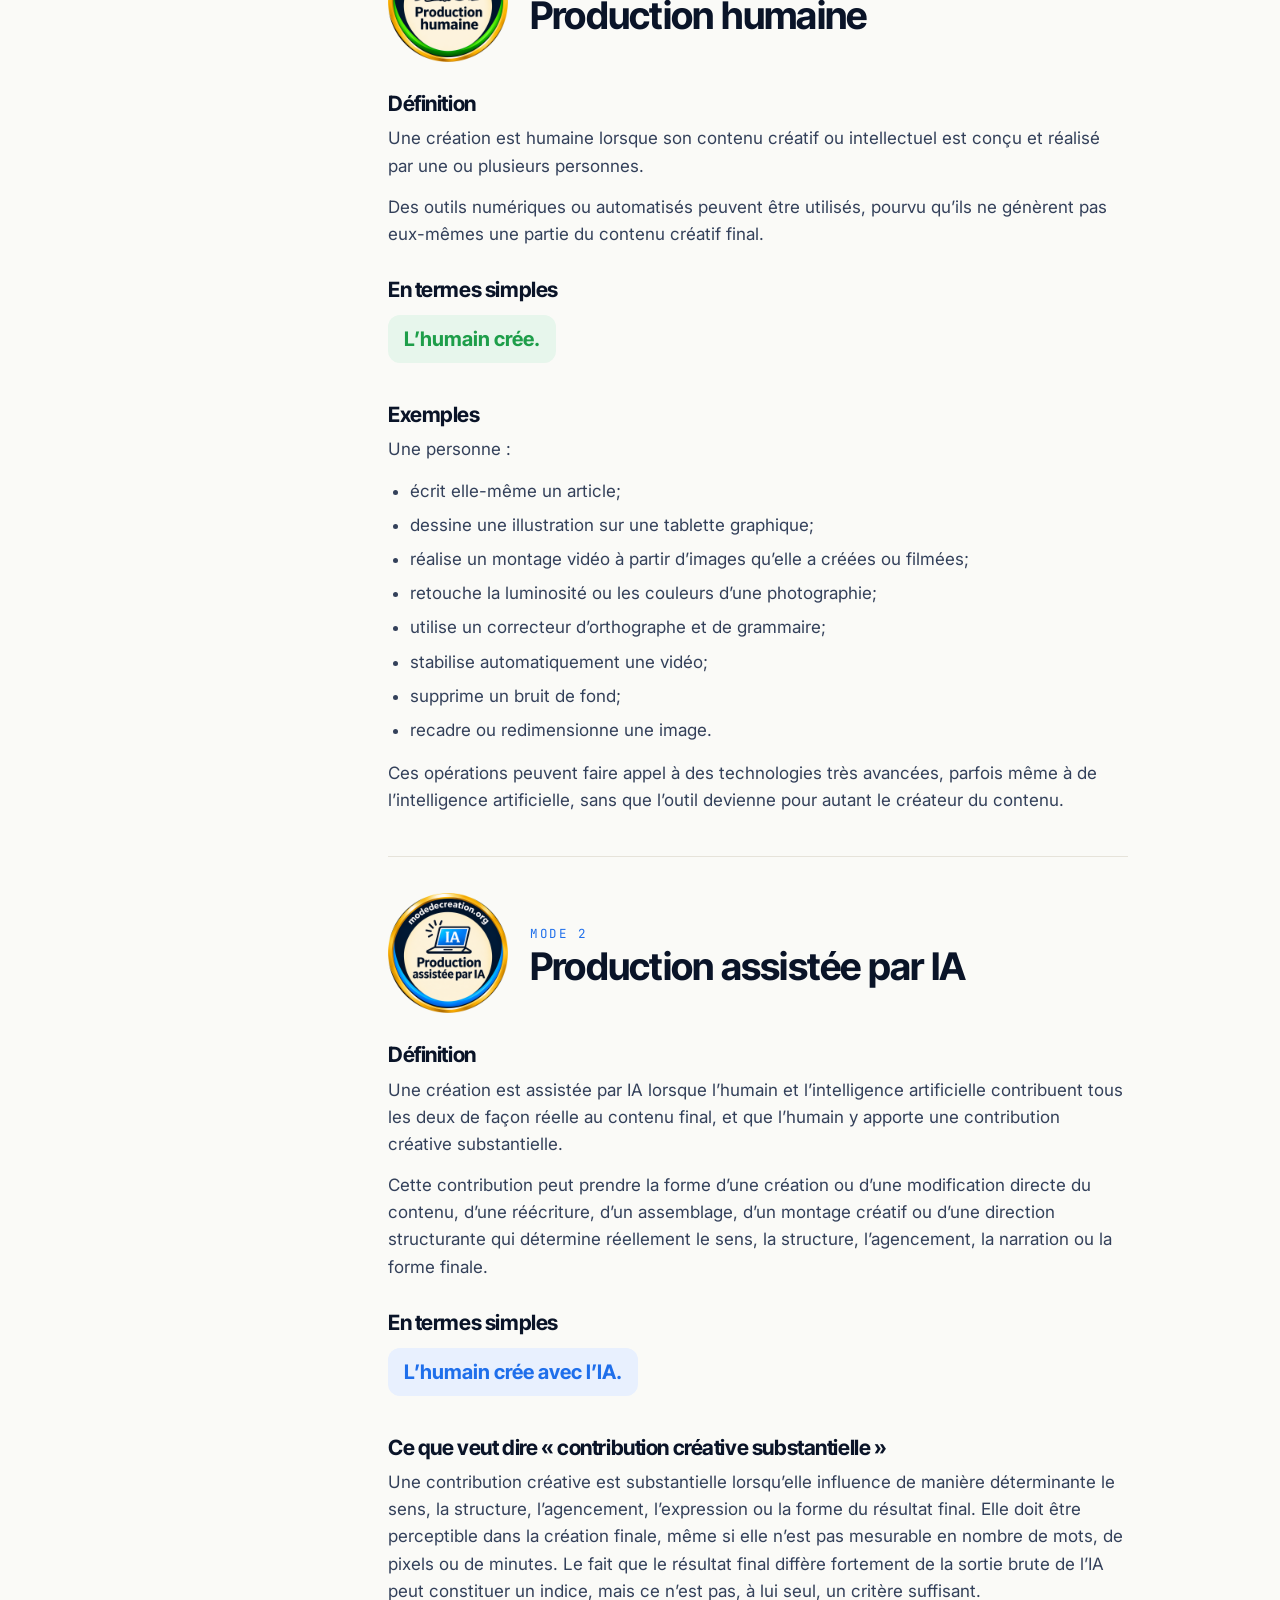
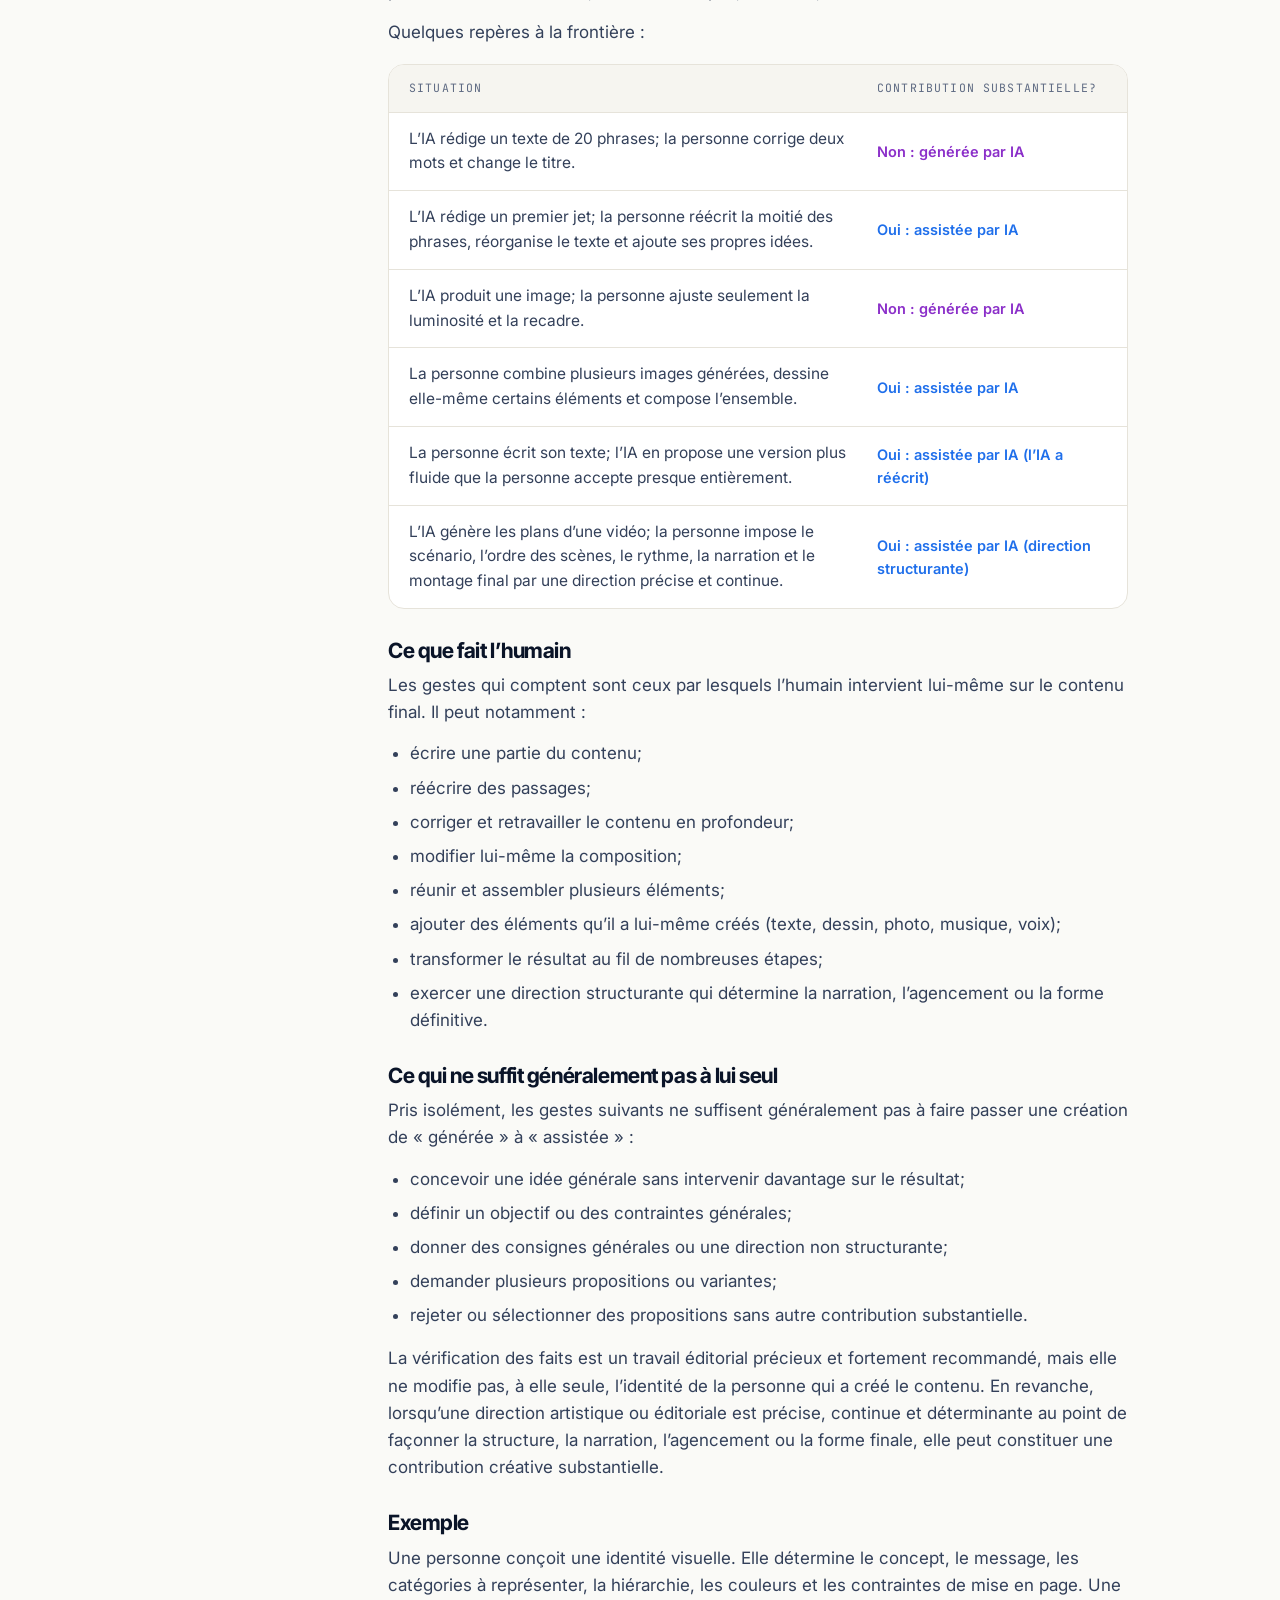
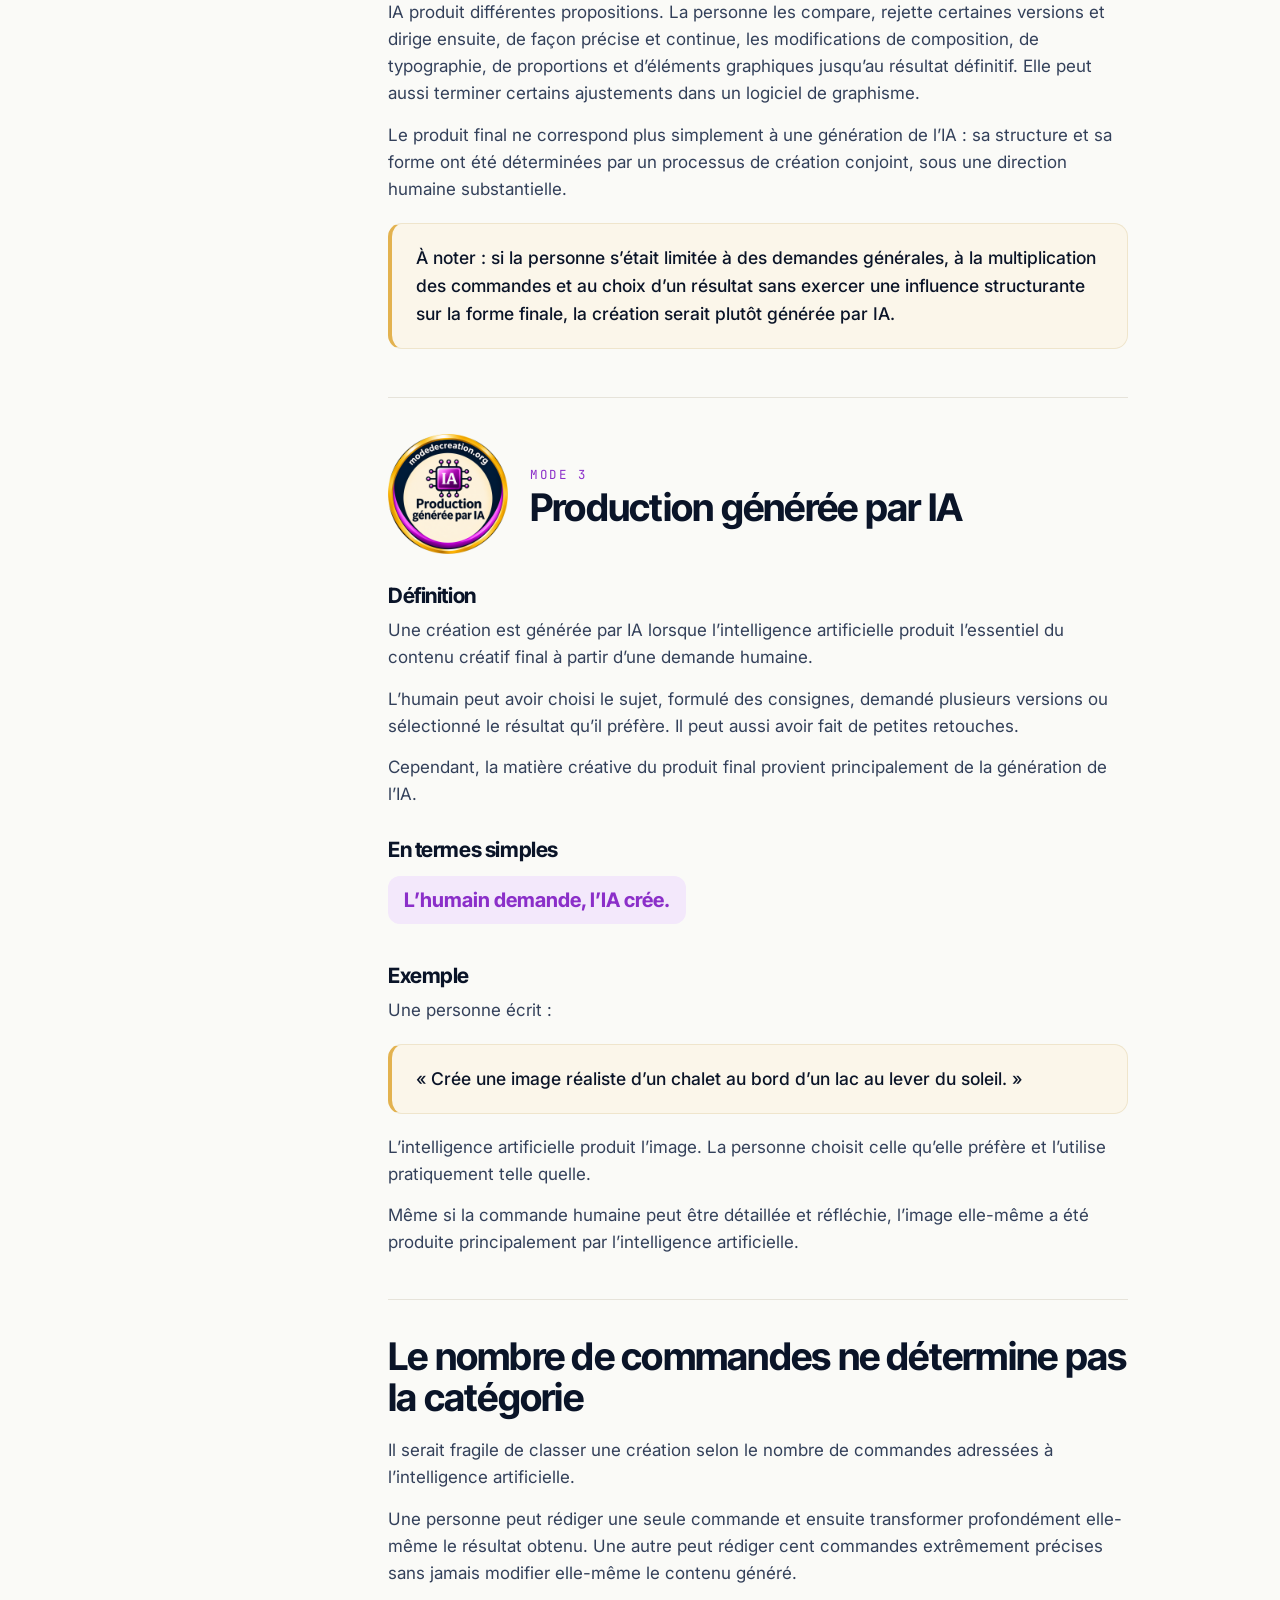
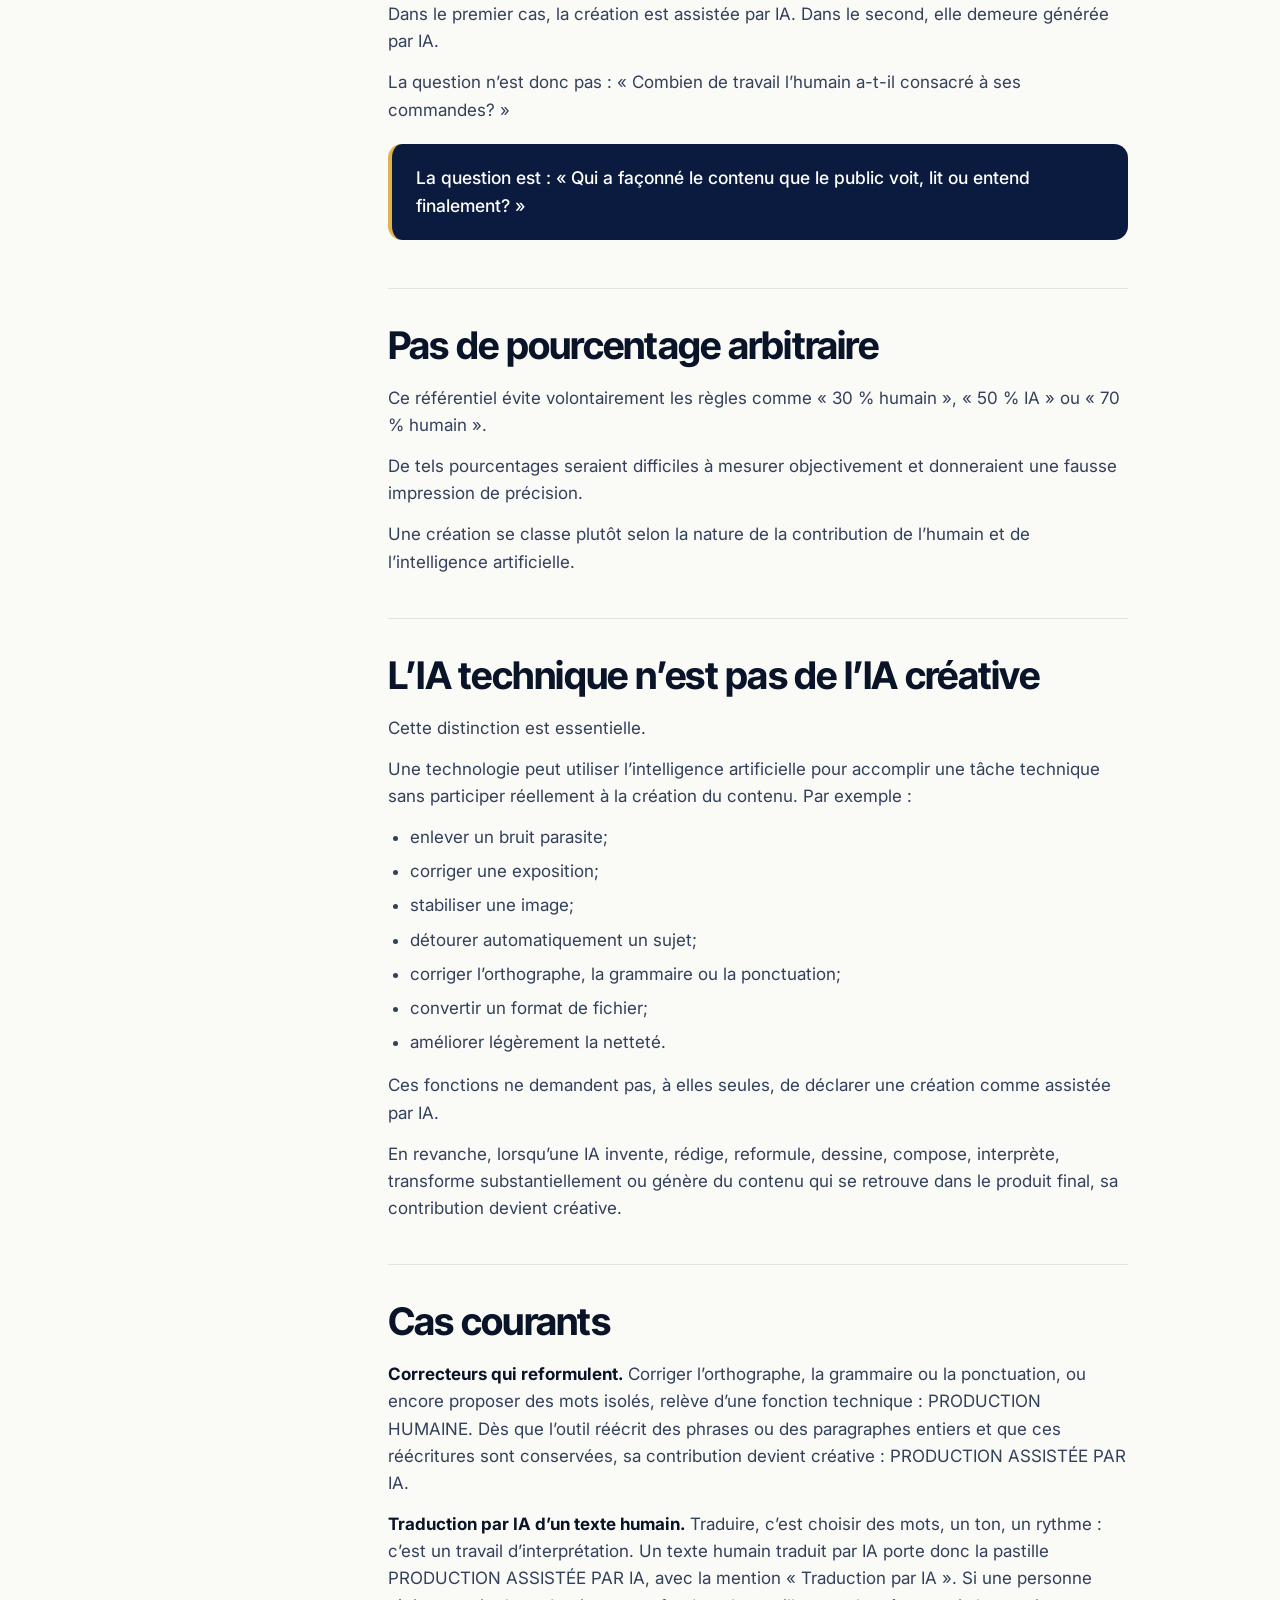
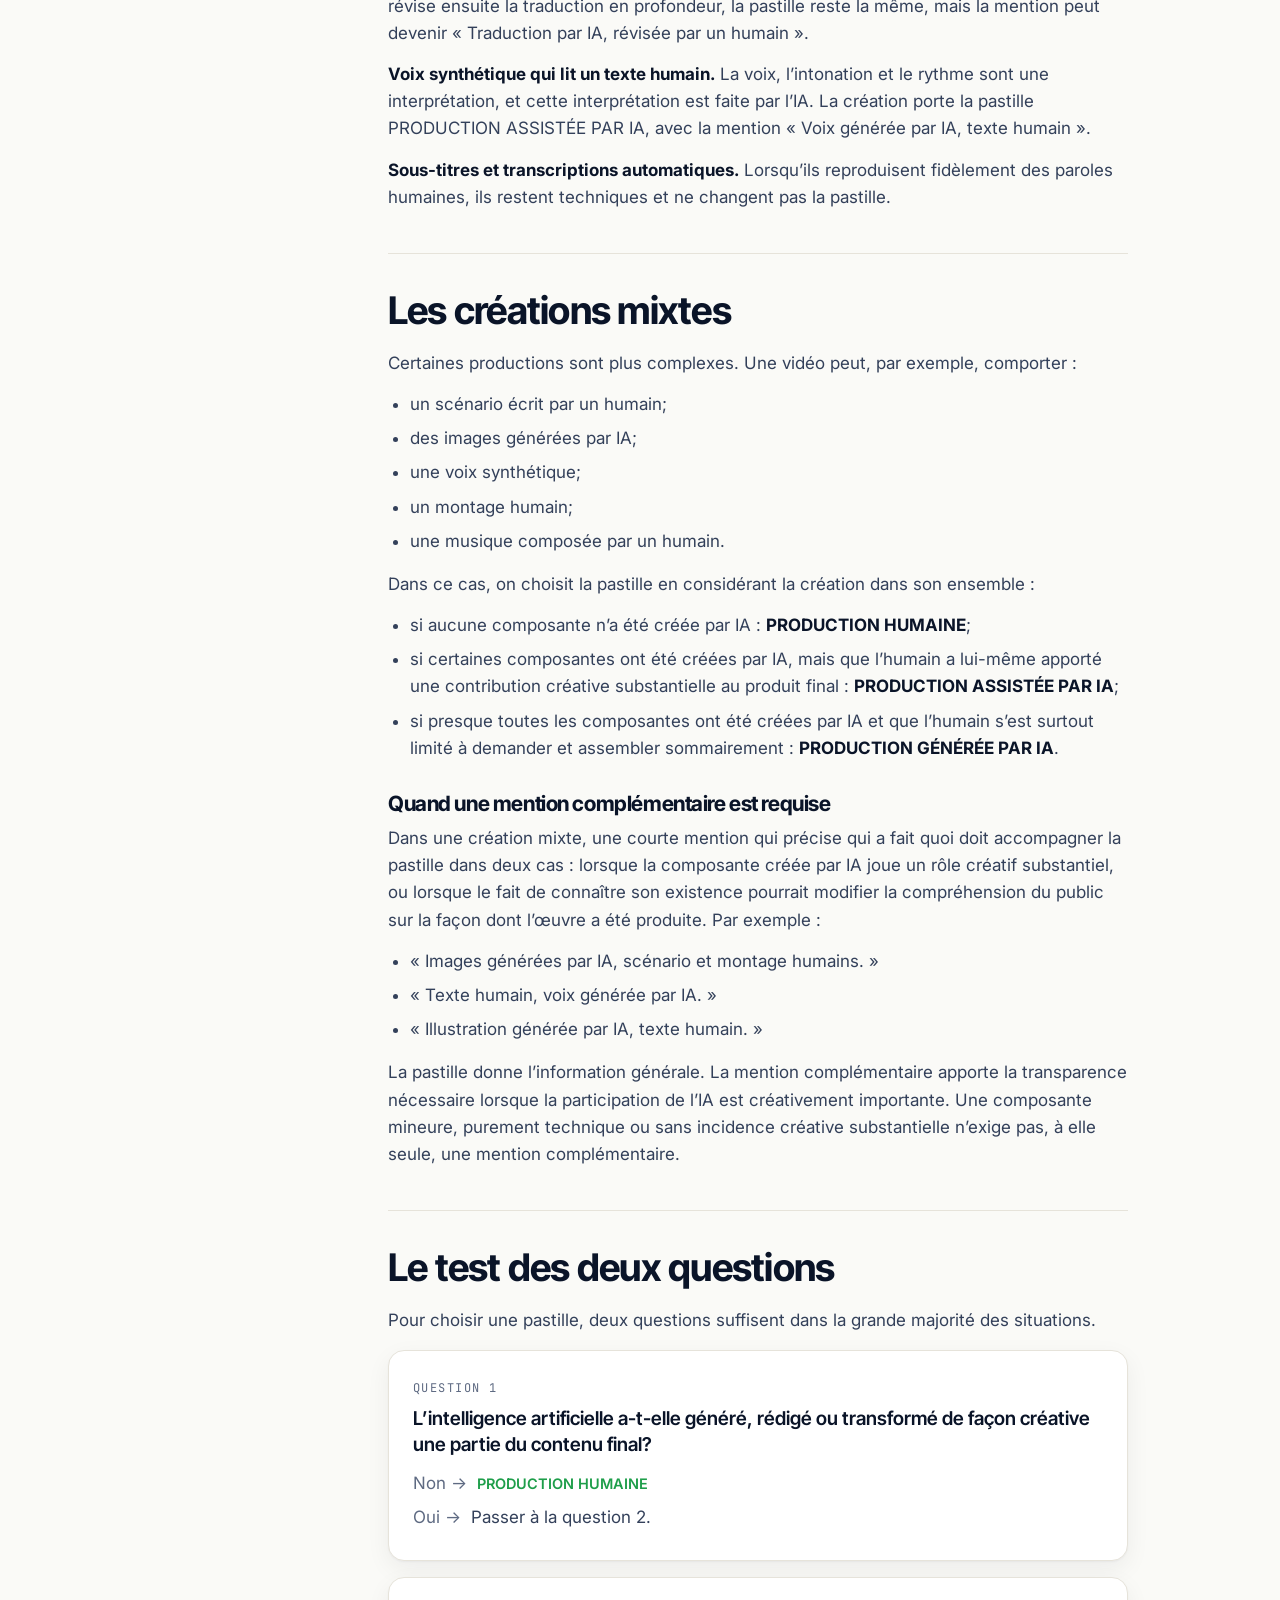
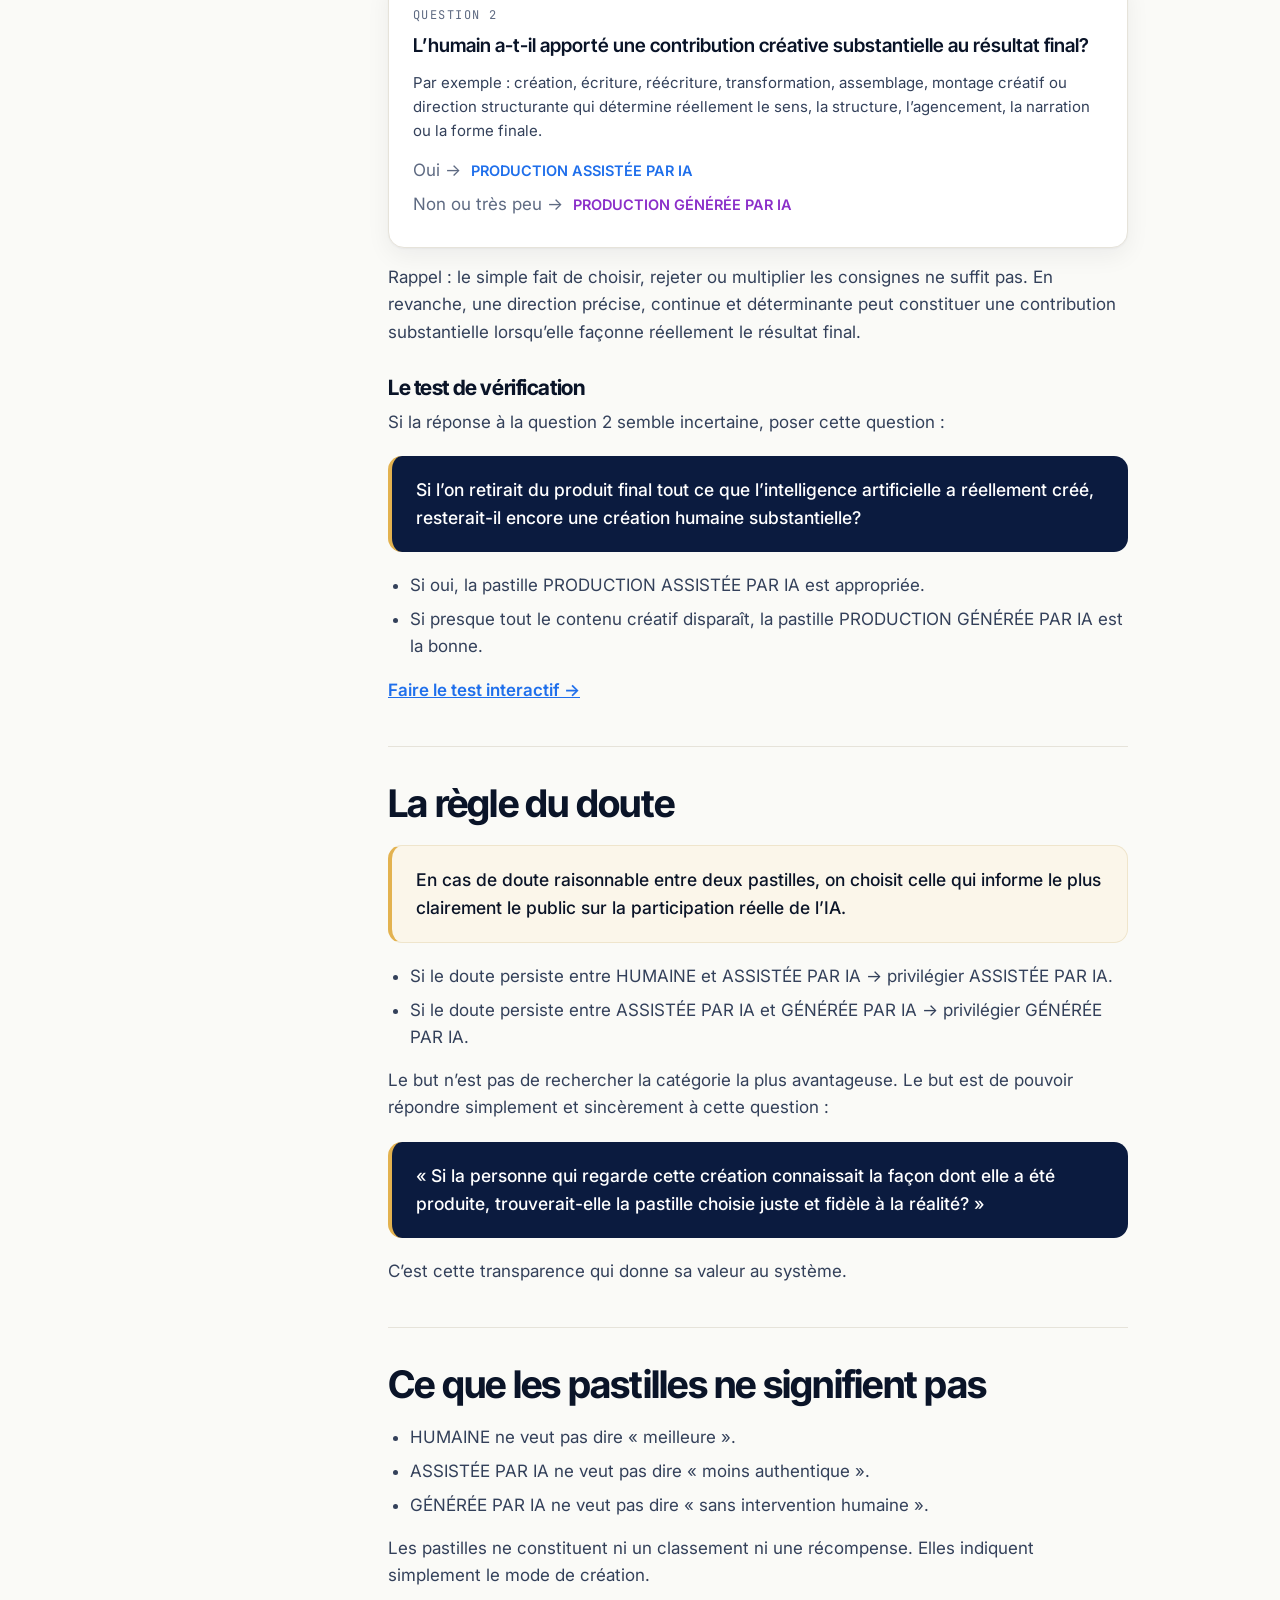
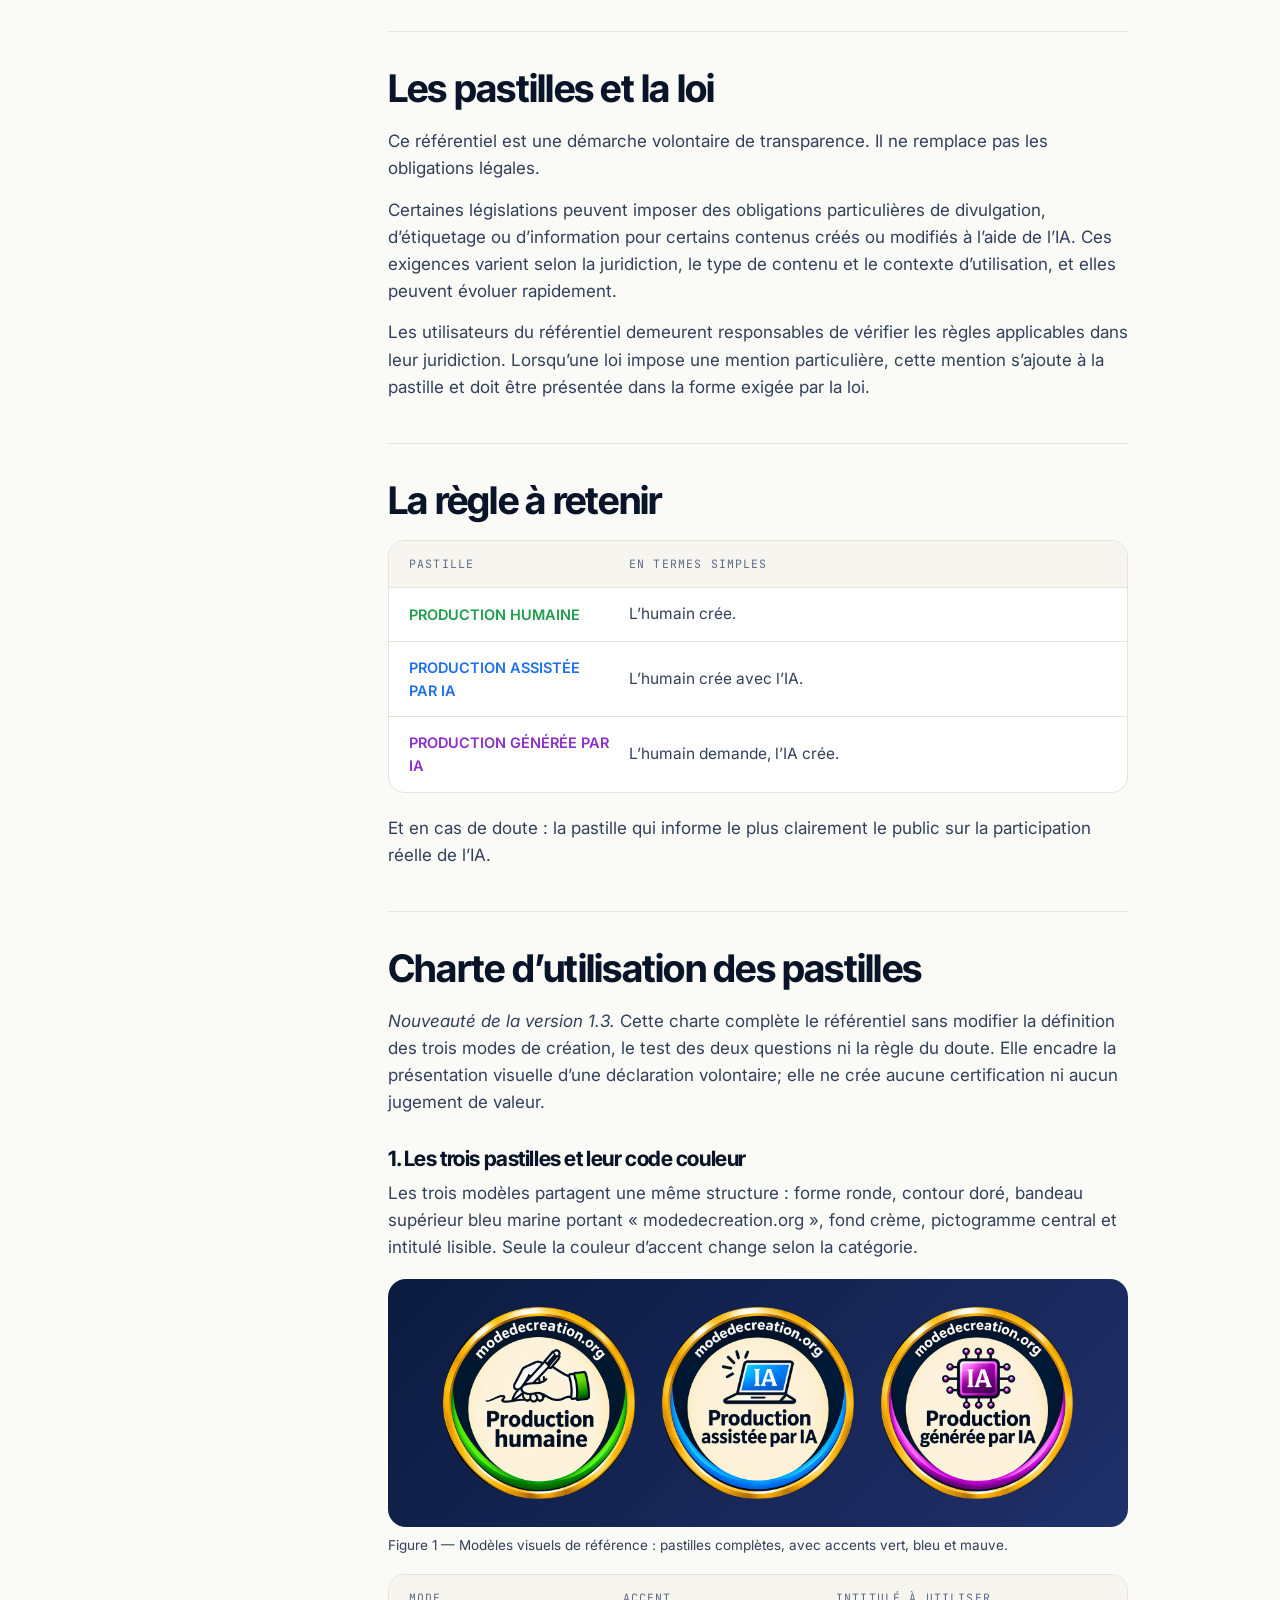
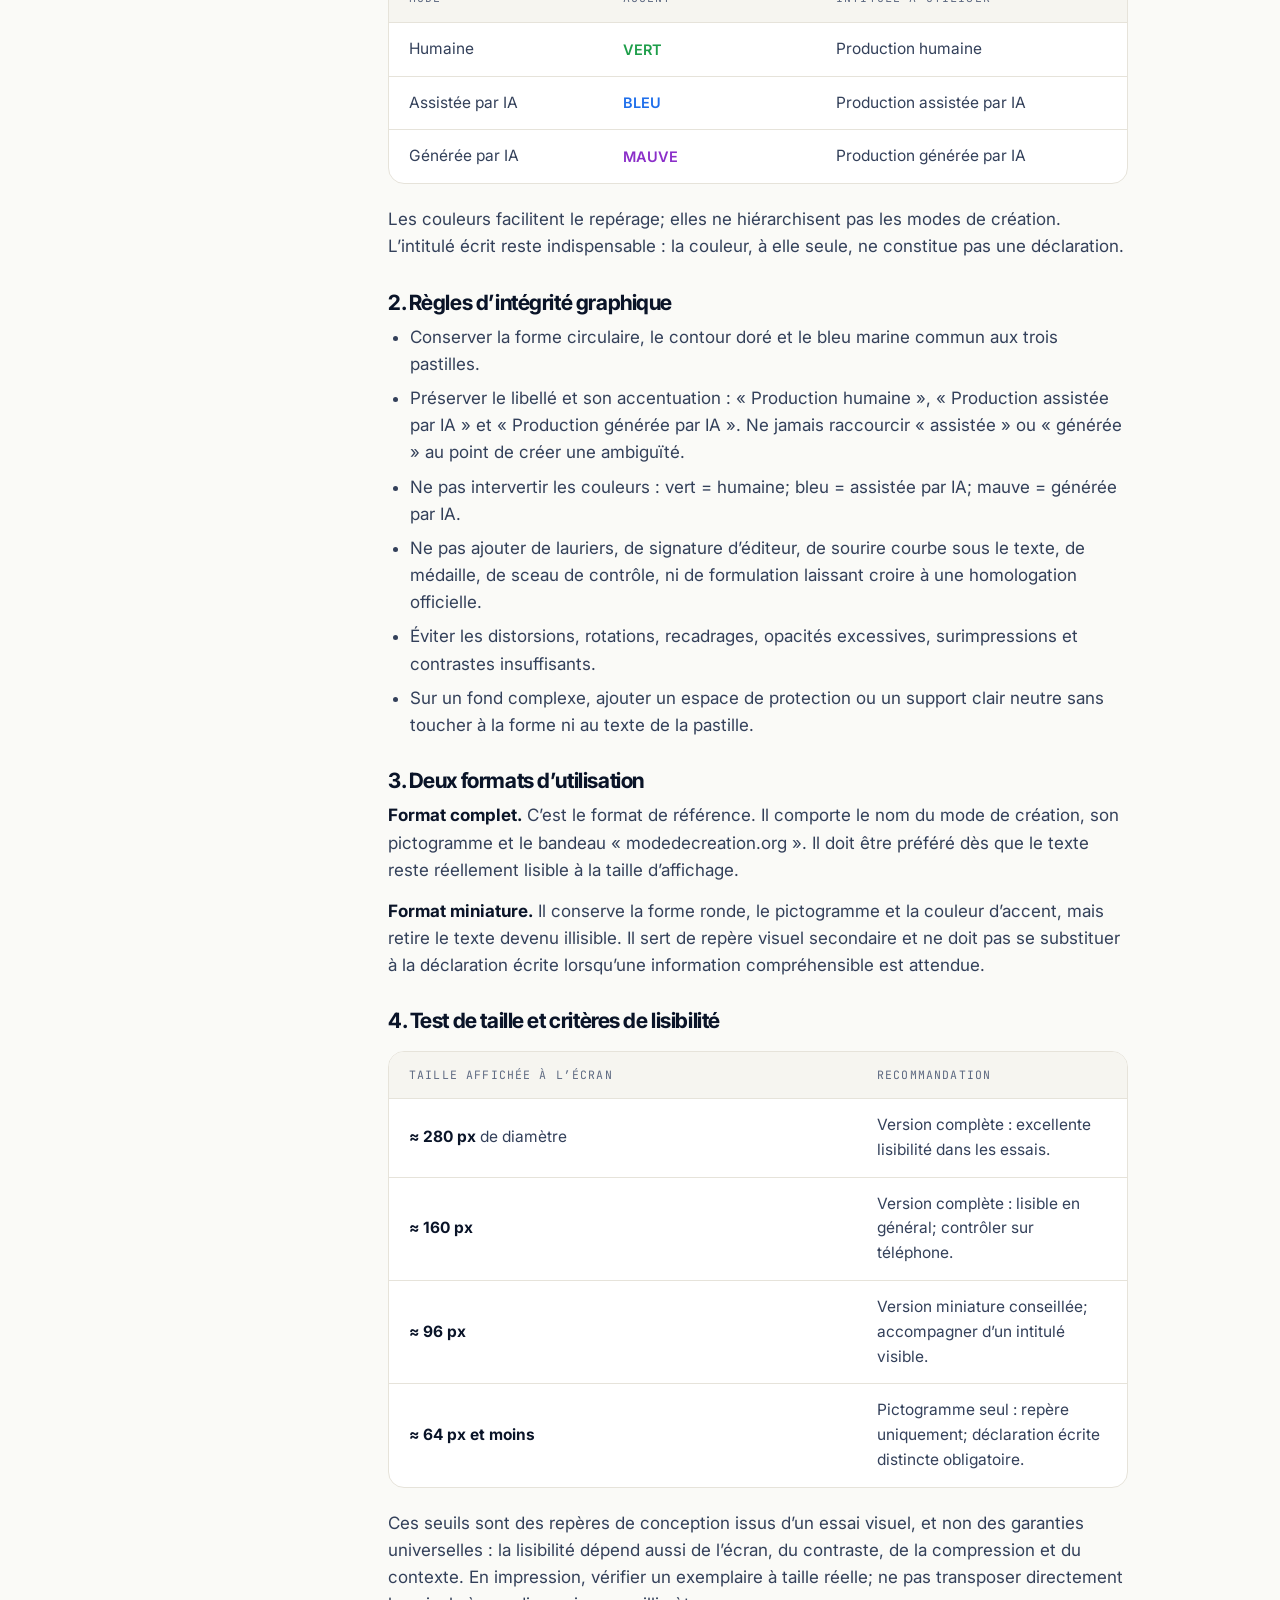
<file: referentiel/index.html>
<!doctype html>
<html lang="fr">
<head>
<meta charset="utf-8">
<meta name="viewport" content="width=device-width, initial-scale=1">
<title>Référentiel 1.3 — ModeDeCreation.org</title>
<meta name="description" content="Le référentiel complet de déclaration du mode de création : production humaine, assistée par IA ou générée par IA. Version 1.3, 16 novembre 2026.">
<link rel="alternate" hreflang="fr" href="https://modedecreation.org/referentiel/">
<link rel="alternate" hreflang="en" href="https://modedecreation.org/en/reference/">
<link rel="icon" href="../assets/logo/favicon-64.png">
<link rel="apple-touch-icon" href="../assets/logo/apple-touch-icon.png">
<link rel="preconnect" href="https://fonts.googleapis.com">
<link rel="preconnect" href="https://fonts.gstatic.com" crossorigin>
<link href="https://fonts.googleapis.com/css2?family=Inter:wght@400;500;600&family=Inter+Tight:wght@500;600;700;800&family=JetBrains+Mono:wght@500&display=swap" rel="stylesheet">
<link rel="stylesheet" href="../assets/site.css">
<style>
.nav{background:rgba(11,27,63,.92);backdrop-filter:saturate(180%) blur(18px);-webkit-backdrop-filter:saturate(180%) blur(18px)}
.doc-hero{background:var(--navy);color:#fff;padding:150px 0 70px;position:relative;overflow:hidden}
.doc-hero::before{content:"";position:absolute;inset:0;background:radial-gradient(500px 300px at 85% 30%,rgba(31,111,235,.30),transparent 70%),radial-gradient(400px 260px at 100% 90%,rgba(139,47,201,.28),transparent 70%),radial-gradient(400px 260px at 70% 100%,rgba(30,158,74,.22),transparent 70%)}
.doc-hero .wrap{position:relative;display:flex;justify-content:space-between;align-items:flex-end;gap:40px;flex-wrap:wrap}
.doc-hero h1{font-size:clamp(36px,5vw,62px);font-weight:800;margin:18px 0 16px;max-width:780px}
.doc-hero p{color:rgba(255,255,255,.75);font-size:18px;max-width:620px}
.doc-hero .eyebrow{color:var(--gold)}
.doc-hero .acts{display:flex;gap:12px;flex-wrap:wrap}
.doc-hero .badges{display:flex;gap:10px;margin-top:26px}
.doc-hero .badges img{width:74px;filter:drop-shadow(0 8px 16px rgba(0,0,0,.35))}
.layout{display:grid;grid-template-columns:250px minmax(0,1fr);gap:64px;padding-top:72px;padding-bottom:110px}
.toc{position:sticky;top:100px;align-self:start;max-height:calc(100vh - 120px);overflow:auto}
.toc h5{font-family:"JetBrains Mono";font-size:12px;letter-spacing:.12em;text-transform:uppercase;color:var(--ink-3);font-weight:500;margin-bottom:14px}
.toc ol{list-style:none;display:grid;gap:2px;border-left:1px solid var(--line)}
.toc a{display:block;padding:6px 0 6px 16px;margin-left:-1px;border-left:2px solid transparent;font-size:14.5px;color:var(--ink-3);text-decoration:none;line-height:1.35}
.toc a:hover{color:var(--ink)}
.toc a.on{color:var(--ink);border-color:var(--navy);font-weight:600}
.doc{max-width:740px}
.doc section{scroll-margin-top:96px;padding-bottom:28px;margin-bottom:36px;border-bottom:1px solid var(--line)}
.doc section:last-child{border-bottom:0}
.doc h2{font-size:clamp(28px,3.2vw,38px);font-weight:700;margin-bottom:18px}
.doc h3{font-size:21px;margin:30px 0 10px}
.doc p{color:var(--ink-2);margin-bottom:14px}
.doc ul{margin:0 0 16px;padding-left:22px;color:var(--ink-2)}
.doc li{margin-bottom:7px}
.doc strong{color:var(--ink)}
.callout{background:var(--cream);border:1px solid #EFE5CC;border-left:4px solid var(--gold);border-radius:14px;padding:20px 24px;margin:20px 0;font-size:17.5px;color:var(--ink);font-weight:500}
.callout.dark{background:var(--navy);color:#fff;border:0;border-left:4px solid var(--gold)}
.simple{display:inline-block;font-family:"Inter Tight";font-weight:700;font-size:20px;padding:8px 16px;border-radius:12px;background:var(--soft);color:var(--acc);margin:4px 0 10px}
.mode-head{display:flex;align-items:center;gap:22px;margin-bottom:18px}
.mode-head img{width:120px;flex:none}
.mode-head h2{margin:0}
.mode-head .num{font-family:"JetBrains Mono";font-size:12.5px;letter-spacing:.12em;color:var(--acc);text-transform:uppercase}
.table{border:1px solid var(--line);border-radius:16px;overflow:hidden;margin:18px 0 22px;background:#fff}
.table .row{display:grid;grid-template-columns:1fr 230px;gap:20px;padding:14px 20px;border-top:1px solid var(--line);font-size:15.5px;color:var(--ink-2);align-items:center}
.table .row:first-child{border-top:0}
.table .row.th{background:#F6F5F0;font-family:"JetBrains Mono";font-size:11.5px;letter-spacing:.1em;text-transform:uppercase;color:var(--ink-3)}
.table.cols3 .row{grid-template-columns:1fr 1fr 1.4fr}
.table.cols2b .row{grid-template-columns:200px 1fr}
.v{font-weight:600;font-size:14.5px}
.v.h{color:var(--green)}.v.a{color:var(--blue)}.v.g{color:var(--purple)}
.qbox{background:#fff;border:1px solid var(--line);border-radius:16px;padding:22px 24px;margin:16px 0;box-shadow:var(--shadow)}
.qbox .qn{font-family:"JetBrains Mono";font-size:12px;letter-spacing:.12em;text-transform:uppercase;color:var(--ink-3)}
.qbox p.q{font-family:"Inter Tight";font-weight:600;font-size:19px;color:var(--ink);margin:6px 0 12px;line-height:1.35}
.qbox ul{list-style:none;padding:0;margin:0}
.qbox li{display:flex;gap:10px;align-items:center}
.arrow{color:var(--ink-3)}
.fig{display:flex;justify-content:center;gap:4%;background:linear-gradient(135deg,var(--navy),#20306A);border-radius:18px;padding:28px;margin:18px 0 8px}
.fig img{width:28%}
.figcap{font-size:13.5px;color:var(--ink-3);margin-bottom:18px}
.minis{display:flex;gap:28px;justify-content:center;background:#fff;border:1px solid var(--line);border-radius:18px;padding:22px;margin:18px 0 8px}
.minis div{text-align:center;font-family:"JetBrains Mono";font-size:11.5px;letter-spacing:.08em;color:var(--ink-3)}
.minis img{width:72px;margin:0 auto 8px}
.endnote{font-family:"Inter Tight";font-size:22px;font-weight:600;color:var(--ink);text-align:center;padding:30px 10px 0;line-height:1.4}
.doc-dl{display:flex;gap:16px;align-items:center;justify-content:space-between;flex-wrap:wrap;background:var(--navy);color:#fff;border-radius:20px;padding:26px 30px;margin-top:20px}
.doc-dl p{color:rgba(255,255,255,.75);margin:0}
.doc-dl strong{color:#fff;display:block;font-family:"Inter Tight";font-size:20px}
@media (max-width:1000px){.layout{grid-template-columns:1fr;gap:0}.toc{display:none}}
@media (max-width:700px){
 .doc-hero{padding:118px 0 52px}
 .layout{padding-top:48px;padding-bottom:80px}
 .table .row,.table.cols3 .row,.table.cols2b .row{grid-template-columns:1fr;gap:6px}
 .table .row.th{display:none}
 .mode-head{gap:16px}.mode-head img{width:84px}
 .minis{gap:14px}.minis img{width:56px}
}
</style>
</head>
<body>

<header class="nav scrolled" id="nav">
  <div class="wrap">
    <a href="../" class="brand" aria-label="ModeDeCreation.org, accueil"><img src="../assets/logo/marque-160.png" alt="" class="brand-mark"><span class="brand-txt">ModeDeCreation<span class="tld">.org</span></span></a>
    <div class="nav-right">
      <nav class="nav-links" id="navLinks">
        <a href="../#pastilles">Les pastilles</a>
        <a href="../#test">Trouver ma pastille</a>
        <a href="../#charte">Charte</a>
        <a href="./" style="color:#fff">Référentiel</a>
        <a href="../#telechargements" class="btn btn-gold">Télécharger</a>
      </nav>
      <div class="lang-sw" role="group" aria-label="Langue"><a aria-current="true">FR</a><a href="../en/reference/" hreflang="en" lang="en">EN</a></div>
      <button class="menu-btn" id="menuBtn" aria-label="Ouvrir le menu" aria-expanded="false"><svg width="26" height="26" viewBox="0 0 24 24" fill="none" stroke="currentColor" stroke-width="2" stroke-linecap="round"><path d="M4 7h16M4 12h16M4 17h16"/></svg></button>
    </div>
  </div>
</header>

<section class="doc-hero">
  <div class="wrap">
    <div>
      <span class="eyebrow">Version 1.3 · 16 novembre 2026</span>
      <h1>Référentiel de déclaration du mode de création</h1>
      <p>Cadre volontaire de transparence. Aucune certification externe.</p>
      <div class="badges">
        <img src="../assets/pastilles/production-humaine.png" alt="Production humaine">
        <img src="../assets/pastilles/production-assistee-par-ia.png" alt="Production assistée par IA">
        <img src="../assets/pastilles/production-generee-par-ia.png" alt="Production générée par IA">
      </div>
    </div>
    <div class="acts">
      <a class="btn btn-gold" href="../assets/docs/referentiel-mode-de-creation-v1-3.pdf" download><svg viewBox="0 0 24 24" fill="none" stroke="currentColor" stroke-width="2.2" stroke-linecap="round" stroke-linejoin="round"><path d="M12 3v12m0 0l-5-5m5 5l5-5M4 21h16"/></svg>Télécharger le PDF</a>
    </div>
  </div>
</section>

<div class="wrap layout">
  <aside class="toc">
    <h5>Sommaire</h5>
    <ol id="toc">
      <li><a href="#pourquoi">Pourquoi ce référentiel?</a></li>
      <li><a href="#application">À quoi s’applique une pastille?</a></li>
      <li><a href="#qui">Qui choisit la pastille?</a></li>
      <li><a href="#principe">Un principe fondamental</a></li>
      <li><a href="#humaine">1. Production humaine</a></li>
      <li><a href="#assistee">2. Production assistée par IA</a></li>
      <li><a href="#generee">3. Production générée par IA</a></li>
      <li><a href="#commandes">Le nombre de commandes</a></li>
      <li><a href="#pourcentage">Pas de pourcentage arbitraire</a></li>
      <li><a href="#technique">L’IA technique</a></li>
      <li><a href="#cas">Cas courants</a></li>
      <li><a href="#mixtes">Les créations mixtes</a></li>
      <li><a href="#test">Le test des deux questions</a></li>
      <li><a href="#doute">La règle du doute</a></li>
      <li><a href="#signification">Ce que les pastilles ne signifient pas</a></li>
      <li><a href="#loi">Les pastilles et la loi</a></li>
      <li><a href="#retenir">La règle à retenir</a></li>
      <li><a href="#charte">Charte d’utilisation</a></li>
      <li><a href="#versions">Versions du référentiel</a></li>
    </ol>
  </aside>

  <article class="doc">

    <section id="pourquoi">
      <h2>Pourquoi ce référentiel?</h2>
      <p>Les outils d’intelligence artificielle font désormais partie de nombreux processus de création. Leur présence ne signifie toutefois pas que toutes les créations ont été produites de la même manière.</p>
      <p>Ce référentiel propose trois modes de création, chacun représenté par une pastille :</p>
      <ul><li><strong>PRODUCTION HUMAINE</strong></li><li><strong>PRODUCTION ASSISTÉE PAR IA</strong></li><li><strong>PRODUCTION GÉNÉRÉE PAR IA</strong></li></ul>
      <p>Son objectif n’est pas de mesurer la valeur, la qualité ou le mérite d’une création. Il vise simplement à répondre, de la façon la plus claire possible, à cette question :</p>
      <div class="callout dark">Quel rôle l’humain et l’intelligence artificielle ont-ils réellement joué dans la création du résultat final?</div>
      <h3>Les mots employés</h3>
      <p>Dans ce texte, le mot <strong>création</strong> désigne l’œuvre ou le contenu présenté au public : un texte, une image, une vidéo, une musique, une publication.</p>
      <p>Le mot <strong>production</strong>, inscrit sur les pastilles, désigne la façon dont cette création a été produite. Ainsi, une création humaine porte la pastille PRODUCTION HUMAINE, et ainsi de suite.</p>
    </section>

    <section id="application">
      <h2>À quoi s’applique une pastille?</h2>
      <p>Une pastille décrit <strong>une création précise</strong>, telle que le public la voit, la lit ou l’entend : un article, une image, une vidéo, une publication, un épisode.</p>
      <ul>
        <li>Lorsqu’un site, un livre ou une chaîne réunit des créations faites de manières différentes, chaque création porte sa propre pastille.</li>
        <li>Une pastille générale placée sur tout un site ne remplace pas la pastille de chaque création.</li>
        <li>Lorsqu’une création est modifiée de façon importante après sa publication, sa pastille doit être revue.</li>
      </ul>
    </section>

    <section id="qui">
      <h2>Qui choisit la pastille?</h2>
      <p>La pastille est une <strong>auto-déclaration</strong>. Elle est choisie par la personne ou l’organisation qui publie la création, parce que c’est elle qui sait comment la création a été produite.</p>
      <p>La pastille n’est pas une certification accordée par un organisme extérieur. Elle est un engagement de bonne foi envers le public.</p>
      <p>Si une pastille se révèle inexacte, la personne qui l’a choisie s’engage à la corriger rapidement, et de façon visible lorsque l’erreur était importante.</p>
    </section>

    <section id="principe">
      <h2>Un principe fondamental</h2>
      <p>La bonne pastille ne dépend pas simplement de la présence ou de l’absence d’intelligence artificielle.</p>
      <div class="callout">Elle dépend surtout de qui a façonné le contenu final.</div>
      <p>Ainsi, utiliser un outil comportant certaines fonctions d’IA ne transforme pas automatiquement une création humaine en création assistée par IA.</p>
      <p>Inversement, consacrer beaucoup de temps à rédiger des commandes pour une IA ne signifie pas nécessairement que l’œuvre est devenue une création humaine.</p>
      <p>Ce qui compte est la nature réelle de la contribution de chacun.</p>
      <h3>Diriger n’est pas toujours façonner</h3>
      <p>Cette distinction permet de trancher de nombreux cas, mais elle doit être appliquée avec nuance.</p>
      <p>Donner à l’IA un sujet, formuler des consignes générales, demander plusieurs versions, en rejeter et en sélectionner une constitue une forme de direction. Ces gestes peuvent être importants, mais ils ne suffisent pas, à eux seuls, à démontrer une contribution créative substantielle.</p>
      <p>La direction constitue elle-même une contribution créative substantielle lorsqu’elle détermine de manière précise et continue le sens, la structure, l’agencement, la narration ou la forme définitive de la création. À l’inverse, multiplier les commandes ou choisir parmi des résultats sans exercer cette influence structurante demeure principalement une activité de demande et de sélection.</p>
      <div class="callout">Pour distinguer une production assistée par IA d’une production générée par IA, on évalue donc l’ensemble de la contribution humaine : ce que la personne crée ou modifie elle-même, mais aussi, lorsque c’est déterminant, la direction structurante qu’elle exerce sur le résultat final.</div>
    </section>

    <section id="humaine" class="h">
      <div class="mode-head"><img src="../assets/pastilles/production-humaine.png" alt="Pastille Production humaine"><div><span class="num">Mode 1</span><h2>Production humaine</h2></div></div>
      <h3>Définition</h3>
      <p>Une création est humaine lorsque son contenu créatif ou intellectuel est conçu et réalisé par une ou plusieurs personnes.</p>
      <p>Des outils numériques ou automatisés peuvent être utilisés, pourvu qu’ils ne génèrent pas eux-mêmes une partie du contenu créatif final.</p>
      <h3>En termes simples</h3>
      <span class="simple">L’humain crée.</span>
      <h3>Exemples</h3>
      <p>Une personne :</p>
      <ul><li>écrit elle-même un article;</li><li>dessine une illustration sur une tablette graphique;</li><li>réalise un montage vidéo à partir d’images qu’elle a créées ou filmées;</li><li>retouche la luminosité ou les couleurs d’une photographie;</li><li>utilise un correcteur d’orthographe et de grammaire;</li><li>stabilise automatiquement une vidéo;</li><li>supprime un bruit de fond;</li><li>recadre ou redimensionne une image.</li></ul>
      <p>Ces opérations peuvent faire appel à des technologies très avancées, parfois même à de l’intelligence artificielle, sans que l’outil devienne pour autant le créateur du contenu.</p>
    </section>

    <section id="assistee" class="a">
      <div class="mode-head"><img src="../assets/pastilles/production-assistee-par-ia.png" alt="Pastille Production assistée par IA"><div><span class="num">Mode 2</span><h2>Production assistée par IA</h2></div></div>
      <h3>Définition</h3>
      <p>Une création est assistée par IA lorsque l’humain et l’intelligence artificielle contribuent tous les deux de façon réelle au contenu final, et que l’humain y apporte une contribution créative substantielle.</p>
      <p>Cette contribution peut prendre la forme d’une création ou d’une modification directe du contenu, d’une réécriture, d’un assemblage, d’un montage créatif ou d’une direction structurante qui détermine réellement le sens, la structure, l’agencement, la narration ou la forme finale.</p>
      <h3>En termes simples</h3>
      <span class="simple">L’humain crée avec l’IA.</span>
      <h3>Ce que veut dire « contribution créative substantielle »</h3>
      <p>Une contribution créative est substantielle lorsqu’elle influence de manière déterminante le sens, la structure, l’agencement, l’expression ou la forme du résultat final. Elle doit être perceptible dans la création finale, même si elle n’est pas mesurable en nombre de mots, de pixels ou de minutes. Le fait que le résultat final diffère fortement de la sortie brute de l’IA peut constituer un indice, mais ce n’est pas, à lui seul, un critère suffisant.</p>
      <p>Quelques repères à la frontière :</p>
      <div class="table">
        <div class="row th"><span>Situation</span><span>Contribution substantielle?</span></div>
        <div class="row"><span>L’IA rédige un texte de 20 phrases; la personne corrige deux mots et change le titre.</span><span class="v g">Non : générée par IA</span></div>
        <div class="row"><span>L’IA rédige un premier jet; la personne réécrit la moitié des phrases, réorganise le texte et ajoute ses propres idées.</span><span class="v a">Oui : assistée par IA</span></div>
        <div class="row"><span>L’IA produit une image; la personne ajuste seulement la luminosité et la recadre.</span><span class="v g">Non : générée par IA</span></div>
        <div class="row"><span>La personne combine plusieurs images générées, dessine elle-même certains éléments et compose l’ensemble.</span><span class="v a">Oui : assistée par IA</span></div>
        <div class="row"><span>La personne écrit son texte; l’IA en propose une version plus fluide que la personne accepte presque entièrement.</span><span class="v a">Oui : assistée par IA (l’IA a réécrit)</span></div>
        <div class="row"><span>L’IA génère les plans d’une vidéo; la personne impose le scénario, l’ordre des scènes, le rythme, la narration et le montage final par une direction précise et continue.</span><span class="v a">Oui : assistée par IA (direction structurante)</span></div>
      </div>
      <h3>Ce que fait l’humain</h3>
      <p>Les gestes qui comptent sont ceux par lesquels l’humain intervient lui-même sur le contenu final. Il peut notamment :</p>
      <ul><li>écrire une partie du contenu;</li><li>réécrire des passages;</li><li>corriger et retravailler le contenu en profondeur;</li><li>modifier lui-même la composition;</li><li>réunir et assembler plusieurs éléments;</li><li>ajouter des éléments qu’il a lui-même créés (texte, dessin, photo, musique, voix);</li><li>transformer le résultat au fil de nombreuses étapes;</li><li>exercer une direction structurante qui détermine la narration, l’agencement ou la forme définitive.</li></ul>
      <h3>Ce qui ne suffit généralement pas à lui seul</h3>
      <p>Pris isolément, les gestes suivants ne suffisent généralement pas à faire passer une création de « générée » à « assistée » :</p>
      <ul><li>concevoir une idée générale sans intervenir davantage sur le résultat;</li><li>définir un objectif ou des contraintes générales;</li><li>donner des consignes générales ou une direction non structurante;</li><li>demander plusieurs propositions ou variantes;</li><li>rejeter ou sélectionner des propositions sans autre contribution substantielle.</li></ul>
      <p>La vérification des faits est un travail éditorial précieux et fortement recommandé, mais elle ne modifie pas, à elle seule, l’identité de la personne qui a créé le contenu. En revanche, lorsqu’une direction artistique ou éditoriale est précise, continue et déterminante au point de façonner la structure, la narration, l’agencement ou la forme finale, elle peut constituer une contribution créative substantielle.</p>
      <h3>Exemple</h3>
      <p>Une personne conçoit une identité visuelle. Elle détermine le concept, le message, les catégories à représenter, la hiérarchie, les couleurs et les contraintes de mise en page. Une IA produit différentes propositions. La personne les compare, rejette certaines versions et dirige ensuite, de façon précise et continue, les modifications de composition, de typographie, de proportions et d’éléments graphiques jusqu’au résultat définitif. Elle peut aussi terminer certains ajustements dans un logiciel de graphisme.</p>
      <p>Le produit final ne correspond plus simplement à une génération de l’IA : sa structure et sa forme ont été déterminées par un processus de création conjoint, sous une direction humaine substantielle.</p>
      <div class="callout">À noter : si la personne s’était limitée à des demandes générales, à la multiplication des commandes et au choix d’un résultat sans exercer une influence structurante sur la forme finale, la création serait plutôt générée par IA.</div>
    </section>

    <section id="generee" class="g">
      <div class="mode-head"><img src="../assets/pastilles/production-generee-par-ia.png" alt="Pastille Production générée par IA"><div><span class="num">Mode 3</span><h2>Production générée par IA</h2></div></div>
      <h3>Définition</h3>
      <p>Une création est générée par IA lorsque l’intelligence artificielle produit l’essentiel du contenu créatif final à partir d’une demande humaine.</p>
      <p>L’humain peut avoir choisi le sujet, formulé des consignes, demandé plusieurs versions ou sélectionné le résultat qu’il préfère. Il peut aussi avoir fait de petites retouches.</p>
      <p>Cependant, la matière créative du produit final provient principalement de la génération de l’IA.</p>
      <h3>En termes simples</h3>
      <span class="simple">L’humain demande, l’IA crée.</span>
      <h3>Exemple</h3>
      <p>Une personne écrit :</p>
      <div class="callout">« Crée une image réaliste d’un chalet au bord d’un lac au lever du soleil. »</div>
      <p>L’intelligence artificielle produit l’image. La personne choisit celle qu’elle préfère et l’utilise pratiquement telle quelle.</p>
      <p>Même si la commande humaine peut être détaillée et réfléchie, l’image elle-même a été produite principalement par l’intelligence artificielle.</p>
    </section>

    <section id="commandes">
      <h2>Le nombre de commandes ne détermine pas la catégorie</h2>
      <p>Il serait fragile de classer une création selon le nombre de commandes adressées à l’intelligence artificielle.</p>
      <p>Une personne peut rédiger une seule commande et ensuite transformer profondément elle-même le résultat obtenu. Une autre peut rédiger cent commandes extrêmement précises sans jamais modifier elle-même le contenu généré.</p>
      <p>Dans le premier cas, la création est assistée par IA. Dans le second, elle demeure générée par IA.</p>
      <p>La question n’est donc pas : « Combien de travail l’humain a-t-il consacré à ses commandes? »</p>
      <div class="callout dark">La question est : « Qui a façonné le contenu que le public voit, lit ou entend finalement? »</div>
    </section>

    <section id="pourcentage">
      <h2>Pas de pourcentage arbitraire</h2>
      <p>Ce référentiel évite volontairement les règles comme « 30 % humain », « 50 % IA » ou « 70 % humain ».</p>
      <p>De tels pourcentages seraient difficiles à mesurer objectivement et donneraient une fausse impression de précision.</p>
      <p>Une création se classe plutôt selon la nature de la contribution de l’humain et de l’intelligence artificielle.</p>
    </section>

    <section id="technique">
      <h2>L’IA technique n’est pas de l’IA créative</h2>
      <p>Cette distinction est essentielle.</p>
      <p>Une technologie peut utiliser l’intelligence artificielle pour accomplir une tâche technique sans participer réellement à la création du contenu. Par exemple :</p>
      <ul><li>enlever un bruit parasite;</li><li>corriger une exposition;</li><li>stabiliser une image;</li><li>détourer automatiquement un sujet;</li><li>corriger l’orthographe, la grammaire ou la ponctuation;</li><li>convertir un format de fichier;</li><li>améliorer légèrement la netteté.</li></ul>
      <p>Ces fonctions ne demandent pas, à elles seules, de déclarer une création comme assistée par IA.</p>
      <p>En revanche, lorsqu’une IA invente, rédige, reformule, dessine, compose, interprète, transforme substantiellement ou génère du contenu qui se retrouve dans le produit final, sa contribution devient créative.</p>
    </section>

    <section id="cas">
      <h2>Cas courants</h2>
      <p><strong>Correcteurs qui reformulent.</strong> Corriger l’orthographe, la grammaire ou la ponctuation, ou encore proposer des mots isolés, relève d’une fonction technique : PRODUCTION HUMAINE. Dès que l’outil réécrit des phrases ou des paragraphes entiers et que ces réécritures sont conservées, sa contribution devient créative : PRODUCTION ASSISTÉE PAR IA.</p>
      <p><strong>Traduction par IA d’un texte humain.</strong> Traduire, c’est choisir des mots, un ton, un rythme : c’est un travail d’interprétation. Un texte humain traduit par IA porte donc la pastille PRODUCTION ASSISTÉE PAR IA, avec la mention « Traduction par IA ». Si une personne révise ensuite la traduction en profondeur, la pastille reste la même, mais la mention peut devenir « Traduction par IA, révisée par un humain ».</p>
      <p><strong>Voix synthétique qui lit un texte humain.</strong> La voix, l’intonation et le rythme sont une interprétation, et cette interprétation est faite par l’IA. La création porte la pastille PRODUCTION ASSISTÉE PAR IA, avec la mention « Voix générée par IA, texte humain ».</p>
      <p><strong>Sous-titres et transcriptions automatiques.</strong> Lorsqu’ils reproduisent fidèlement des paroles humaines, ils restent techniques et ne changent pas la pastille.</p>
    </section>

    <section id="mixtes">
      <h2>Les créations mixtes</h2>
      <p>Certaines productions sont plus complexes. Une vidéo peut, par exemple, comporter :</p>
      <ul><li>un scénario écrit par un humain;</li><li>des images générées par IA;</li><li>une voix synthétique;</li><li>un montage humain;</li><li>une musique composée par un humain.</li></ul>
      <p>Dans ce cas, on choisit la pastille en considérant la création dans son ensemble :</p>
      <ul><li>si aucune composante n’a été créée par IA : <strong>PRODUCTION HUMAINE</strong>;</li><li>si certaines composantes ont été créées par IA, mais que l’humain a lui-même apporté une contribution créative substantielle au produit final : <strong>PRODUCTION ASSISTÉE PAR IA</strong>;</li><li>si presque toutes les composantes ont été créées par IA et que l’humain s’est surtout limité à demander et assembler sommairement : <strong>PRODUCTION GÉNÉRÉE PAR IA</strong>.</li></ul>
      <h3>Quand une mention complémentaire est requise</h3>
      <p>Dans une création mixte, une courte mention qui précise qui a fait quoi doit accompagner la pastille dans deux cas : lorsque la composante créée par IA joue un rôle créatif substantiel, ou lorsque le fait de connaître son existence pourrait modifier la compréhension du public sur la façon dont l’œuvre a été produite. Par exemple :</p>
      <ul><li>« Images générées par IA, scénario et montage humains. »</li><li>« Texte humain, voix générée par IA. »</li><li>« Illustration générée par IA, texte humain. »</li></ul>
      <p>La pastille donne l’information générale. La mention complémentaire apporte la transparence nécessaire lorsque la participation de l’IA est créativement importante. Une composante mineure, purement technique ou sans incidence créative substantielle n’exige pas, à elle seule, une mention complémentaire.</p>
    </section>

    <section id="test">
      <h2>Le test des deux questions</h2>
      <p>Pour choisir une pastille, deux questions suffisent dans la grande majorité des situations.</p>
      <div class="qbox"><span class="qn">Question 1</span><p class="q">L’intelligence artificielle a-t-elle généré, rédigé ou transformé de façon créative une partie du contenu final?</p>
        <ul><li><span class="arrow">Non →</span><span class="v h">PRODUCTION HUMAINE</span></li><li><span class="arrow">Oui →</span><span>Passer à la question 2.</span></li></ul></div>
      <div class="qbox"><span class="qn">Question 2</span><p class="q">L’humain a-t-il apporté une contribution créative substantielle au résultat final?</p>
        <p style="font-size:15px">Par exemple : création, écriture, réécriture, transformation, assemblage, montage créatif ou direction structurante qui détermine réellement le sens, la structure, l’agencement, la narration ou la forme finale.</p>
        <ul><li><span class="arrow">Oui →</span><span class="v a">PRODUCTION ASSISTÉE PAR IA</span></li><li><span class="arrow">Non ou très peu →</span><span class="v g">PRODUCTION GÉNÉRÉE PAR IA</span></li></ul></div>
      <p>Rappel : le simple fait de choisir, rejeter ou multiplier les consignes ne suffit pas. En revanche, une direction précise, continue et déterminante peut constituer une contribution substantielle lorsqu’elle façonne réellement le résultat final.</p>
      <h3>Le test de vérification</h3>
      <p>Si la réponse à la question 2 semble incertaine, poser cette question :</p>
      <div class="callout dark">Si l’on retirait du produit final tout ce que l’intelligence artificielle a réellement créé, resterait-il encore une création humaine substantielle?</div>
      <ul><li>Si oui, la pastille PRODUCTION ASSISTÉE PAR IA est appropriée.</li><li>Si presque tout le contenu créatif disparaît, la pastille PRODUCTION GÉNÉRÉE PAR IA est la bonne.</li></ul>
      <p><a href="../#test" style="font-weight:600;color:var(--blue)">Faire le test interactif →</a></p>
    </section>

    <section id="doute">
      <h2>La règle du doute</h2>
      <div class="callout">En cas de doute raisonnable entre deux pastilles, on choisit celle qui informe le plus clairement le public sur la participation réelle de l’IA.</div>
      <ul><li>Si le doute persiste entre HUMAINE et ASSISTÉE PAR IA → privilégier ASSISTÉE PAR IA.</li><li>Si le doute persiste entre ASSISTÉE PAR IA et GÉNÉRÉE PAR IA → privilégier GÉNÉRÉE PAR IA.</li></ul>
      <p>Le but n’est pas de rechercher la catégorie la plus avantageuse. Le but est de pouvoir répondre simplement et sincèrement à cette question :</p>
      <div class="callout dark">« Si la personne qui regarde cette création connaissait la façon dont elle a été produite, trouverait-elle la pastille choisie juste et fidèle à la réalité? »</div>
      <p>C’est cette transparence qui donne sa valeur au système.</p>
    </section>

    <section id="signification">
      <h2>Ce que les pastilles ne signifient pas</h2>
      <ul><li>HUMAINE ne veut pas dire « meilleure ».</li><li>ASSISTÉE PAR IA ne veut pas dire « moins authentique ».</li><li>GÉNÉRÉE PAR IA ne veut pas dire « sans intervention humaine ».</li></ul>
      <p>Les pastilles ne constituent ni un classement ni une récompense. Elles indiquent simplement le mode de création.</p>
    </section>

    <section id="loi">
      <h2>Les pastilles et la loi</h2>
      <p>Ce référentiel est une démarche volontaire de transparence. Il ne remplace pas les obligations légales.</p>
      <p>Certaines législations peuvent imposer des obligations particulières de divulgation, d’étiquetage ou d’information pour certains contenus créés ou modifiés à l’aide de l’IA. Ces exigences varient selon la juridiction, le type de contenu et le contexte d’utilisation, et elles peuvent évoluer rapidement.</p>
      <p>Les utilisateurs du référentiel demeurent responsables de vérifier les règles applicables dans leur juridiction. Lorsqu’une loi impose une mention particulière, cette mention s’ajoute à la pastille et doit être présentée dans la forme exigée par la loi.</p>
    </section>

    <section id="retenir">
      <h2>La règle à retenir</h2>
      <div class="table cols2b">
        <div class="row th"><span>Pastille</span><span>En termes simples</span></div>
        <div class="row"><span class="v h">PRODUCTION HUMAINE</span><span>L’humain crée.</span></div>
        <div class="row"><span class="v a">PRODUCTION ASSISTÉE PAR IA</span><span>L’humain crée avec l’IA.</span></div>
        <div class="row"><span class="v g">PRODUCTION GÉNÉRÉE PAR IA</span><span>L’humain demande, l’IA crée.</span></div>
      </div>
      <p>Et en cas de doute : la pastille qui informe le plus clairement le public sur la participation réelle de l’IA.</p>
    </section>

    <section id="charte">
      <h2>Charte d’utilisation des pastilles</h2>
      <p><em>Nouveauté de la version 1.3.</em> Cette charte complète le référentiel sans modifier la définition des trois modes de création, le test des deux questions ni la règle du doute. Elle encadre la présentation visuelle d’une déclaration volontaire; elle ne crée aucune certification ni aucun jugement de valeur.</p>

      <h3>1. Les trois pastilles et leur code couleur</h3>
      <p>Les trois modèles partagent une même structure : forme ronde, contour doré, bandeau supérieur bleu marine portant « modedecreation.org », fond crème, pictogramme central et intitulé lisible. Seule la couleur d’accent change selon la catégorie.</p>
      <div class="fig"><img src="../assets/pastilles/production-humaine.png" alt="Production humaine"><img src="../assets/pastilles/production-assistee-par-ia.png" alt="Production assistée par IA"><img src="../assets/pastilles/production-generee-par-ia.png" alt="Production générée par IA"></div>
      <p class="figcap">Figure 1 — Modèles visuels de référence : pastilles complètes, avec accents vert, bleu et mauve.</p>
      <div class="table cols3">
        <div class="row th"><span>Mode</span><span>Accent</span><span>Intitulé à utiliser</span></div>
        <div class="row"><span>Humaine</span><span class="v h">VERT</span><span>Production humaine</span></div>
        <div class="row"><span>Assistée par IA</span><span class="v a">BLEU</span><span>Production assistée par IA</span></div>
        <div class="row"><span>Générée par IA</span><span class="v g">MAUVE</span><span>Production générée par IA</span></div>
      </div>
      <p>Les couleurs facilitent le repérage; elles ne hiérarchisent pas les modes de création. L’intitulé écrit reste indispensable : la couleur, à elle seule, ne constitue pas une déclaration.</p>

      <h3>2. Règles d’intégrité graphique</h3>
      <ul>
        <li>Conserver la forme circulaire, le contour doré et le bleu marine commun aux trois pastilles.</li>
        <li>Préserver le libellé et son accentuation : « Production humaine », « Production assistée par IA » et « Production générée par IA ». Ne jamais raccourcir « assistée » ou « générée » au point de créer une ambiguïté.</li>
        <li>Ne pas intervertir les couleurs : vert = humaine; bleu = assistée par IA; mauve = générée par IA.</li>
        <li>Ne pas ajouter de lauriers, de signature d’éditeur, de sourire courbe sous le texte, de médaille, de sceau de contrôle, ni de formulation laissant croire à une homologation officielle.</li>
        <li>Éviter les distorsions, rotations, recadrages, opacités excessives, surimpressions et contrastes insuffisants.</li>
        <li>Sur un fond complexe, ajouter un espace de protection ou un support clair neutre sans toucher à la forme ni au texte de la pastille.</li>
      </ul>

      <h3>3. Deux formats d’utilisation</h3>
      <p><strong>Format complet.</strong> C’est le format de référence. Il comporte le nom du mode de création, son pictogramme et le bandeau « modedecreation.org ». Il doit être préféré dès que le texte reste réellement lisible à la taille d’affichage.</p>
      <p><strong>Format miniature.</strong> Il conserve la forme ronde, le pictogramme et la couleur d’accent, mais retire le texte devenu illisible. Il sert de repère visuel secondaire et ne doit pas se substituer à la déclaration écrite lorsqu’une information compréhensible est attendue.</p>

      <h3>4. Test de taille et critères de lisibilité</h3>
      <div class="table">
        <div class="row th"><span>Taille affichée à l’écran</span><span>Recommandation</span></div>
        <div class="row"><span><strong>≈ 280 px</strong> de diamètre</span><span>Version complète : excellente lisibilité dans les essais.</span></div>
        <div class="row"><span><strong>≈ 160 px</strong></span><span>Version complète : lisible en général; contrôler sur téléphone.</span></div>
        <div class="row"><span><strong>≈ 96 px</strong></span><span>Version miniature conseillée; accompagner d’un intitulé visible.</span></div>
        <div class="row"><span><strong>≈ 64 px et moins</strong></span><span>Pictogramme seul : repère uniquement; déclaration écrite distincte obligatoire.</span></div>
      </div>
      <p>Ces seuils sont des repères de conception issus d’un essai visuel, et non des garanties universelles : la lisibilité dépend aussi de l’écran, du contraste, de la compression et du contexte. En impression, vérifier un exemplaire à taille réelle; ne pas transposer directement les pixels à une dimension en millimètres.</p>
      <div class="minis"><div><img src="../assets/pastilles/miniature-humaine.png" alt="Miniature Production humaine">HUMAINE</div><div><img src="../assets/pastilles/miniature-assistee-par-ia.png" alt="Miniature Production assistée par IA">ASSISTÉE PAR IA</div><div><img src="../assets/pastilles/miniature-generee-par-ia.png" alt="Miniature Production générée par IA">GÉNÉRÉE PAR IA</div></div>
      <p class="figcap">Figure 2 — Déclinaisons miniatures. Le pictogramme doit toujours être accompagné d’une identification textuelle ou d’une légende accessible.</p>

      <h3>5. Placement selon le support</h3>
      <div class="table cols2b">
        <div class="row th"><span>Support</span><span>Bonne pratique</span></div>
        <div class="row"><span><strong>Vidéos et reels</strong></span><span>Afficher la pastille complète à une taille lisible dans une carte de fin ou à un endroit stable; la légende ou la description peut préciser les contributions. Une miniature en coin ne remplace pas à elle seule cette information.</span></div>
        <div class="row"><span><strong>Article, photo, page Web</strong></span><span>Placer la pastille complète près du titre, de la légende ou des crédits de la création, et prévoir un texte alternatif compréhensible.</span></div>
        <div class="row"><span><strong>Livre, couverture, œuvre imprimée</strong></span><span>Positionner la pastille sans gêner le titre ni le contenu. Lorsque les chapitres ou illustrations ont des modes distincts, les identifier séparément.</span></div>
        <div class="row"><span><strong>Collection, site, chaîne</strong></span><span>Une pastille générale ne suffit pas si les créations sont de modes différents : choisir une pastille pour chaque unité pertinente.</span></div>
        <div class="row"><span><strong>Icône miniature</strong></span><span>Prévoir une légende textuelle immédiatement proche, un libellé visible lors de l’ouverture ou un complément équivalent et accessible.</span></div>
      </div>

      <h3>6. Mention complémentaire et transparence</h3>
      <p>La pastille résume le mode général. Une mention complémentaire précise les rôles lorsque la participation de l’IA est créativement importante ou susceptible de modifier la compréhension du public. Elle ne sert pas à contourner le choix d’une catégorie.</p>
      <ul><li>« Images générées par IA, scénario et montage humains. »</li><li>« Texte humain, voix générée par IA. »</li><li>« Illustration générée par IA, texte humain. »</li><li>« Réalisation : montage et narration conçus par une personne; visuels générés par IA. »</li></ul>
      <p>Ces exemples de mentions sont à adapter à la démarche réellement suivie. Le déclarant demeure responsable de leur exactitude et des obligations applicables.</p>

      <h3>7. Usage honnête et absence de certification</h3>
      <ul>
        <li>Une pastille représente une auto-déclaration volontaire de l’auteur ou du diffuseur; elle ne garantit ni vérification indépendante, ni qualité de l’œuvre, ni titularité des droits d’auteur, ni conformité juridique.</li>
        <li>Ne jamais présenter un signe graphique comme une preuve d’audit, de certification ou d’approbation par un organisme extérieur.</li>
        <li>Si la création change substantiellement, réexaminer sa catégorie et corriger l’affichage et la mention complémentaire au besoin.</li>
        <li>Respecter les exigences légales ou celles des plateformes qui pourraient s’ajouter à cette démarche volontaire.</li>
        <li>Conserver, lorsque cela est possible, une note interne expliquant les outils et les contributions humaines et automatisées décisives.</li>
      </ul>

      <h3>8. Contrôle qualité avant publication</h3>
      <ul>
        <li>La pastille choisie décrit-elle fidèlement qui a façonné le résultat final, selon le test des deux questions?</li>
        <li>La catégorie apparaît-elle en toutes lettres, lisiblement et au bon endroit pour chaque création?</li>
        <li>La miniature, le cas échéant, est-elle associée à une légende ou une identification accessible?</li>
        <li>Une mention complémentaire est-elle nécessaire pour expliquer une composante importante créée par IA?</li>
        <li>La pastille conserve-t-elle les couleurs, la forme et les libellés prescrits, sans comporter de signes évoquant une certification?</li>
        <li>Les exigences de la plateforme et de la loi applicable ont-elles été vérifiées?</li>
      </ul>

      <h3>9. Sources graphiques et mise à jour</h3>
      <p>Les illustrations de cette version documentent l’apparence approuvée à la date du 16 novembre 2026. Les codes hexadécimaux, profils colorimétriques, zones de protection, fichiers maîtres vectoriels, déclinaisons transparentes et formats d’export devront être fixés dans un dossier technique distinct avant une diffusion massive. Aucune teinte exacte ne doit être inférée des captures ou du PDF compressé.</p>
      <p>Le référentiel reste volontaire et évolutif. Une modification purement graphique n’affecte pas rétroactivement la catégorie d’une création. Les évolutions ultérieures du système sont datées et documentées.</p>
    </section>

    <section id="versions">
      <h2>Versions du référentiel</h2>
      <p>Ce référentiel évoluera avec les outils et les usages. Chaque nouvelle version porte un numéro et une date. Une création garde la pastille choisie selon la version en vigueur au moment de sa publication.</p>
      <div class="table cols2b">
        <div class="row th"><span>Version</span><span>Changements</span></div>
        <div class="row"><span><strong>1.0</strong> · 2026</span><span>Première version.</span></div>
        <div class="row"><span><strong>1.1</strong> · 3 novembre 2026</span><span>Règle « diriger / façonner »; contribution substantielle; test à deux questions; règle du doute; cas courants; créations mixtes; auto-déclaration et loi.</span></div>
        <div class="row"><span><strong>1.2</strong> · 3 novembre 2026</span><span>Direction structurante reconnue; contribution substantielle renforcée; test et règle du doute reformulés; mention complémentaire ciblée; section juridique précisée.</span></div>
        <div class="row"><span><strong>1.3</strong> · 16 novembre 2026</span><span>Charte d’utilisation des pastilles : modèle rond commun, accents vert/bleu/mauve, formats complet et miniature, recommandations de taille, placement, lisibilité, mentions et contrôle qualité. Critères de classification inchangés.</span></div>
      </div>
      <h3>Portée de la version 1.3</h3>
      <p>La nouveauté de cette édition porte sur la présentation des pastilles : couleurs, intégrité graphique, lisibilité, formats et règles d’affichage. Les critères qui servent à classer les créations sont conservés sans changement de fond.</p>
      <p class="endnote">Une pastille n’est pas un jugement sur l’œuvre : c’est une déclaration fidèle et compréhensible de sa méthode de création.</p>
      <div class="doc-dl"><div><strong>Référentiel 1.3 en PDF</strong><p>21 pages · à imprimer ou à partager</p></div><a class="btn btn-gold" href="../assets/docs/referentiel-mode-de-creation-v1-3.pdf" download>Télécharger le PDF</a></div>
    </section>

  </article>
</div>

<footer>
  <div class="wrap">
    <div class="top">
      <div style="max-width:340px">
        <a href="../" class="foot-logo"><img src="../assets/logo/logo-modedecreation-1053.png" alt="ModeDeCreation.org — La transparence créative"></a>
        <p>Un cadre volontaire de transparence pour déclarer la place de l’IA dans les créations. Aucune certification externe.</p>
      </div>
      <div class="cols">
        <div><h5>Référentiel</h5><ul><li><a href="../#pastilles">Les pastilles</a></li><li><a href="../#test">Le test</a></li><li><a href="../#charte">Charte</a></li><li><a href="./">Référentiel complet</a></li></ul></div>
        <div><h5>Ressources</h5><ul><li><a href="../#telechargements">Téléchargements</a></li><li><a href="../assets/docs/referentiel-mode-de-creation-v1-3.pdf">Référentiel PDF</a></li><li><a href="../#faq">FAQ</a></li></ul></div>
        
      </div>
    </div>
    <div class="bottom"><span>© 2026 ModeDeCreation.org</span><span>Référentiel 1.3 · 16 novembre 2026</span></div>
  </div>
</footer>

<script>
(function(){
  var mb=document.getElementById('menuBtn'),nl=document.getElementById('navLinks');
  mb.addEventListener('click',function(){var o=nl.classList.toggle('open');mb.setAttribute('aria-expanded',o)});
  var links=[].slice.call(document.querySelectorAll('#toc a'));
  var secs=links.map(function(a){return document.querySelector(a.getAttribute('href'))});
  function spy(){var y=window.scrollY+130,cur=0;secs.forEach(function(s,i){if(s&&s.offsetTop<=y)cur=i});links.forEach(function(a,i){a.classList.toggle('on',i===cur)})}
  spy();window.addEventListener('scroll',spy,{passive:true});
})();
</script>
</body>
</html>
</file>
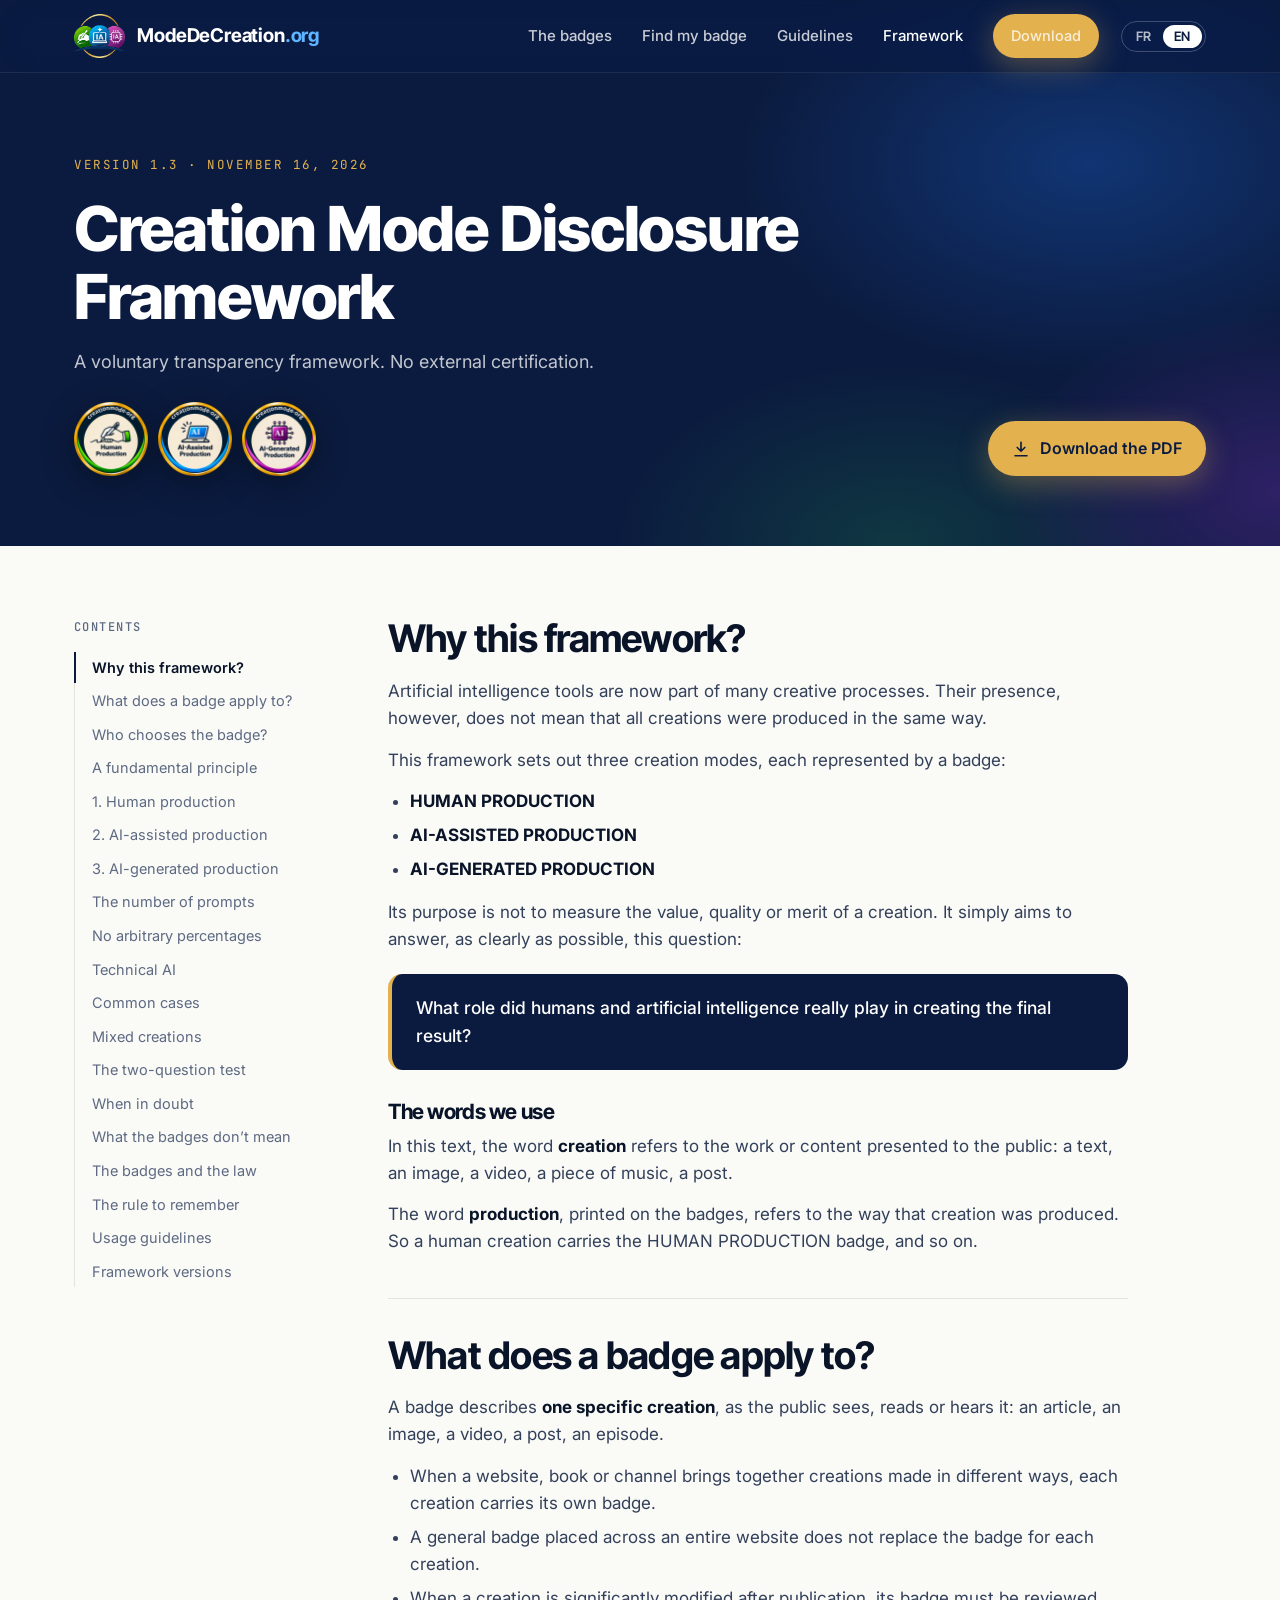
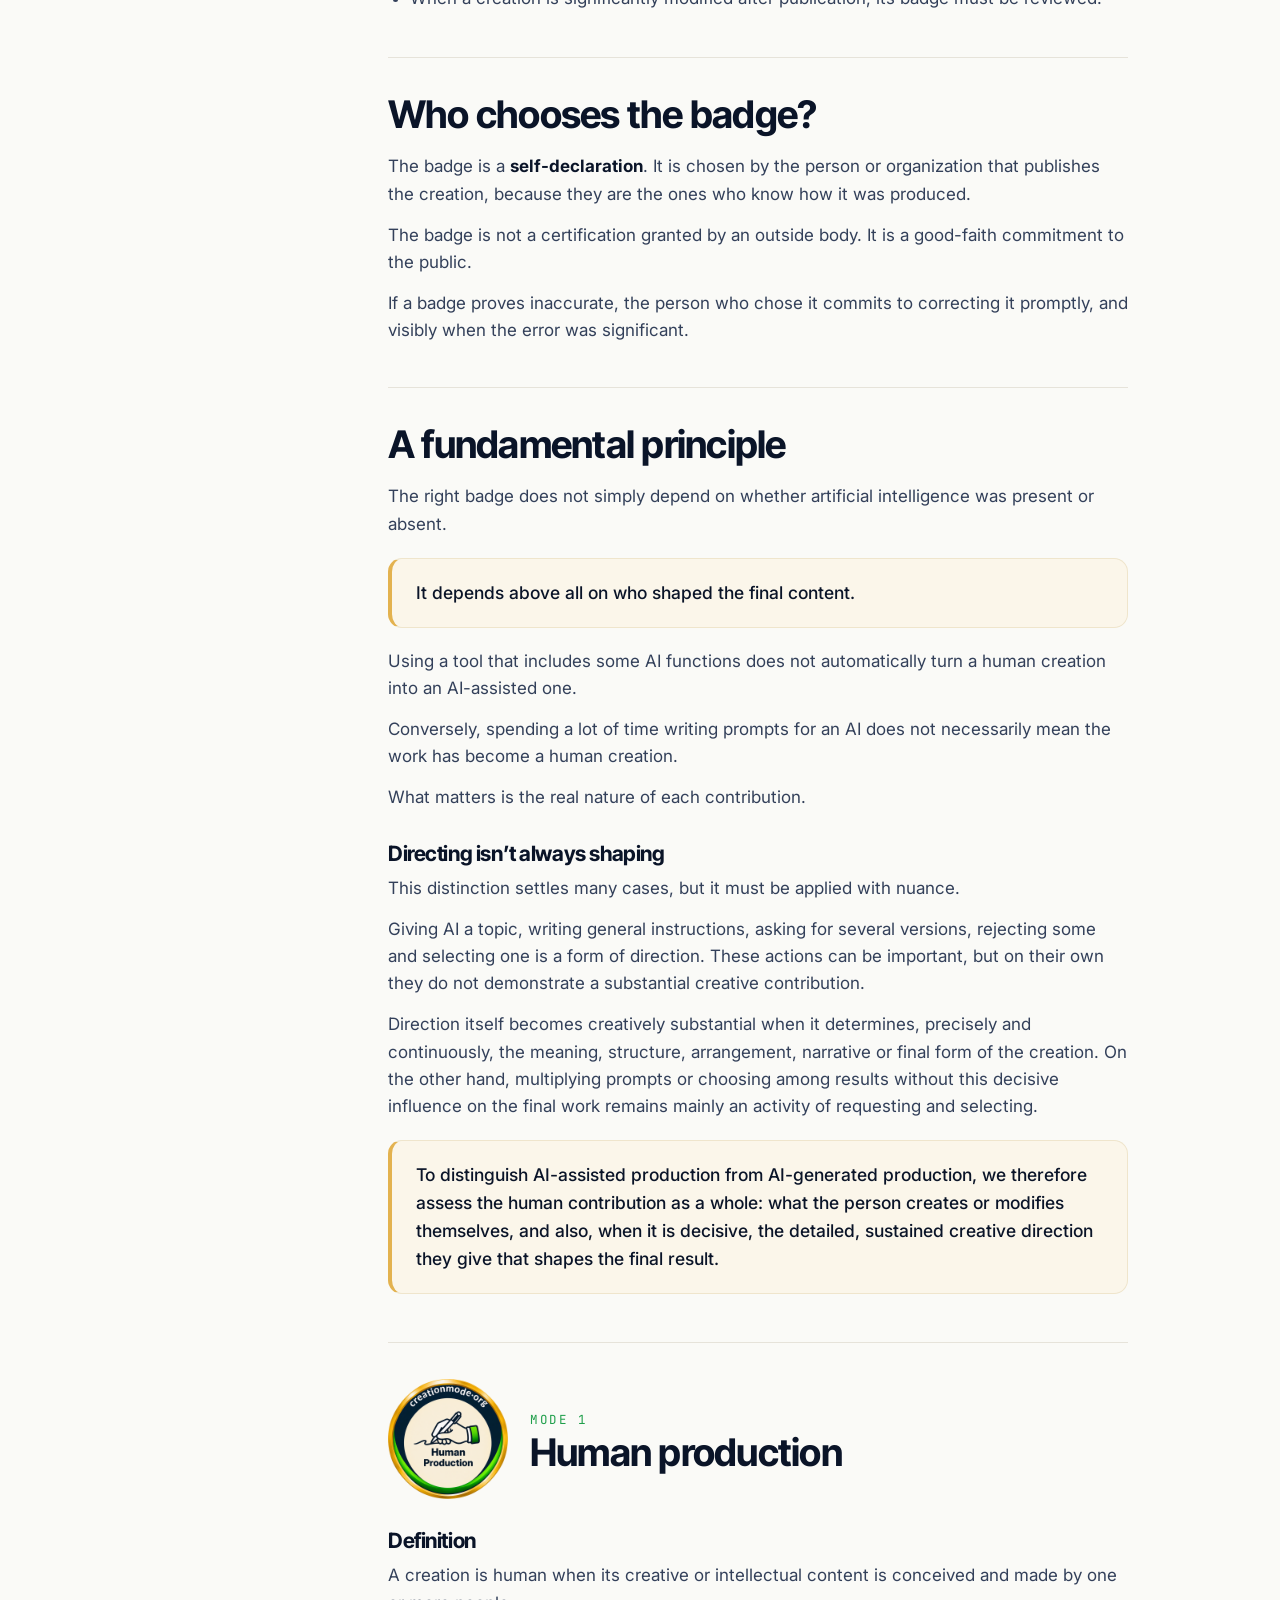
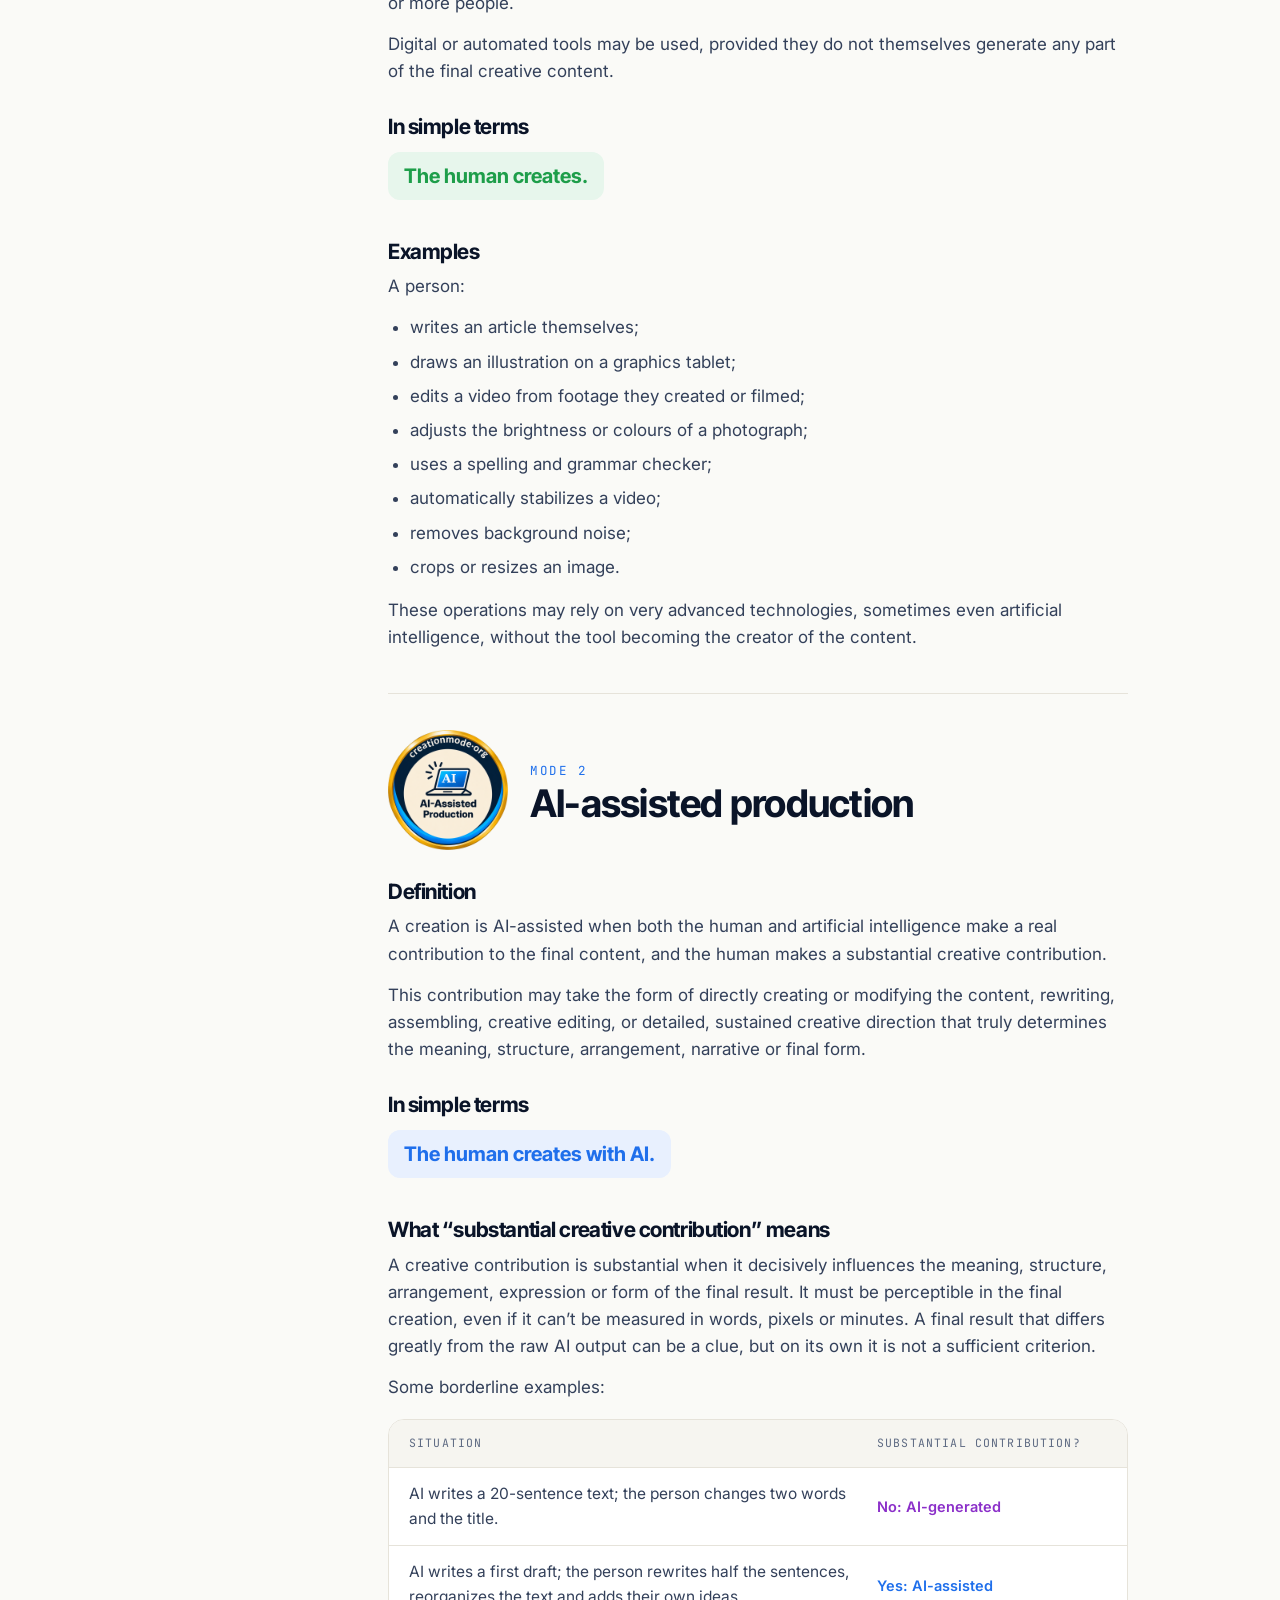
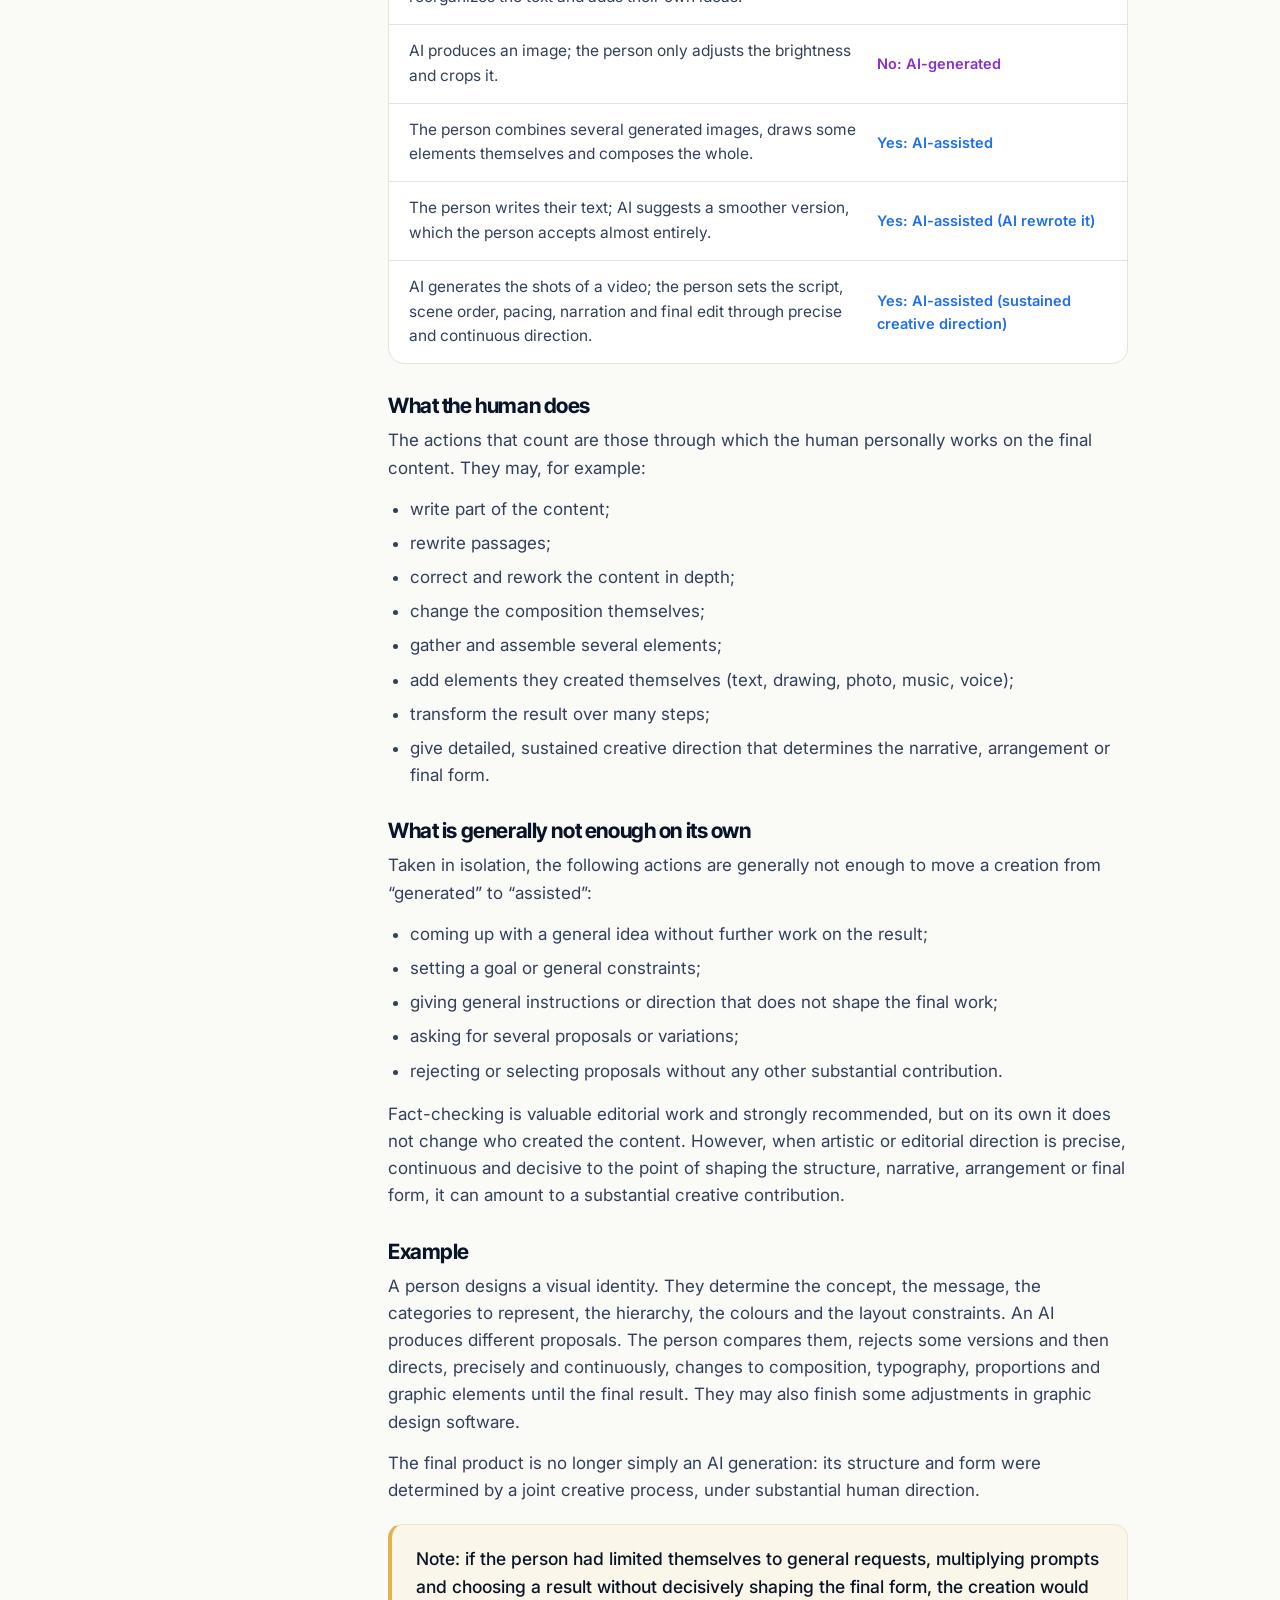
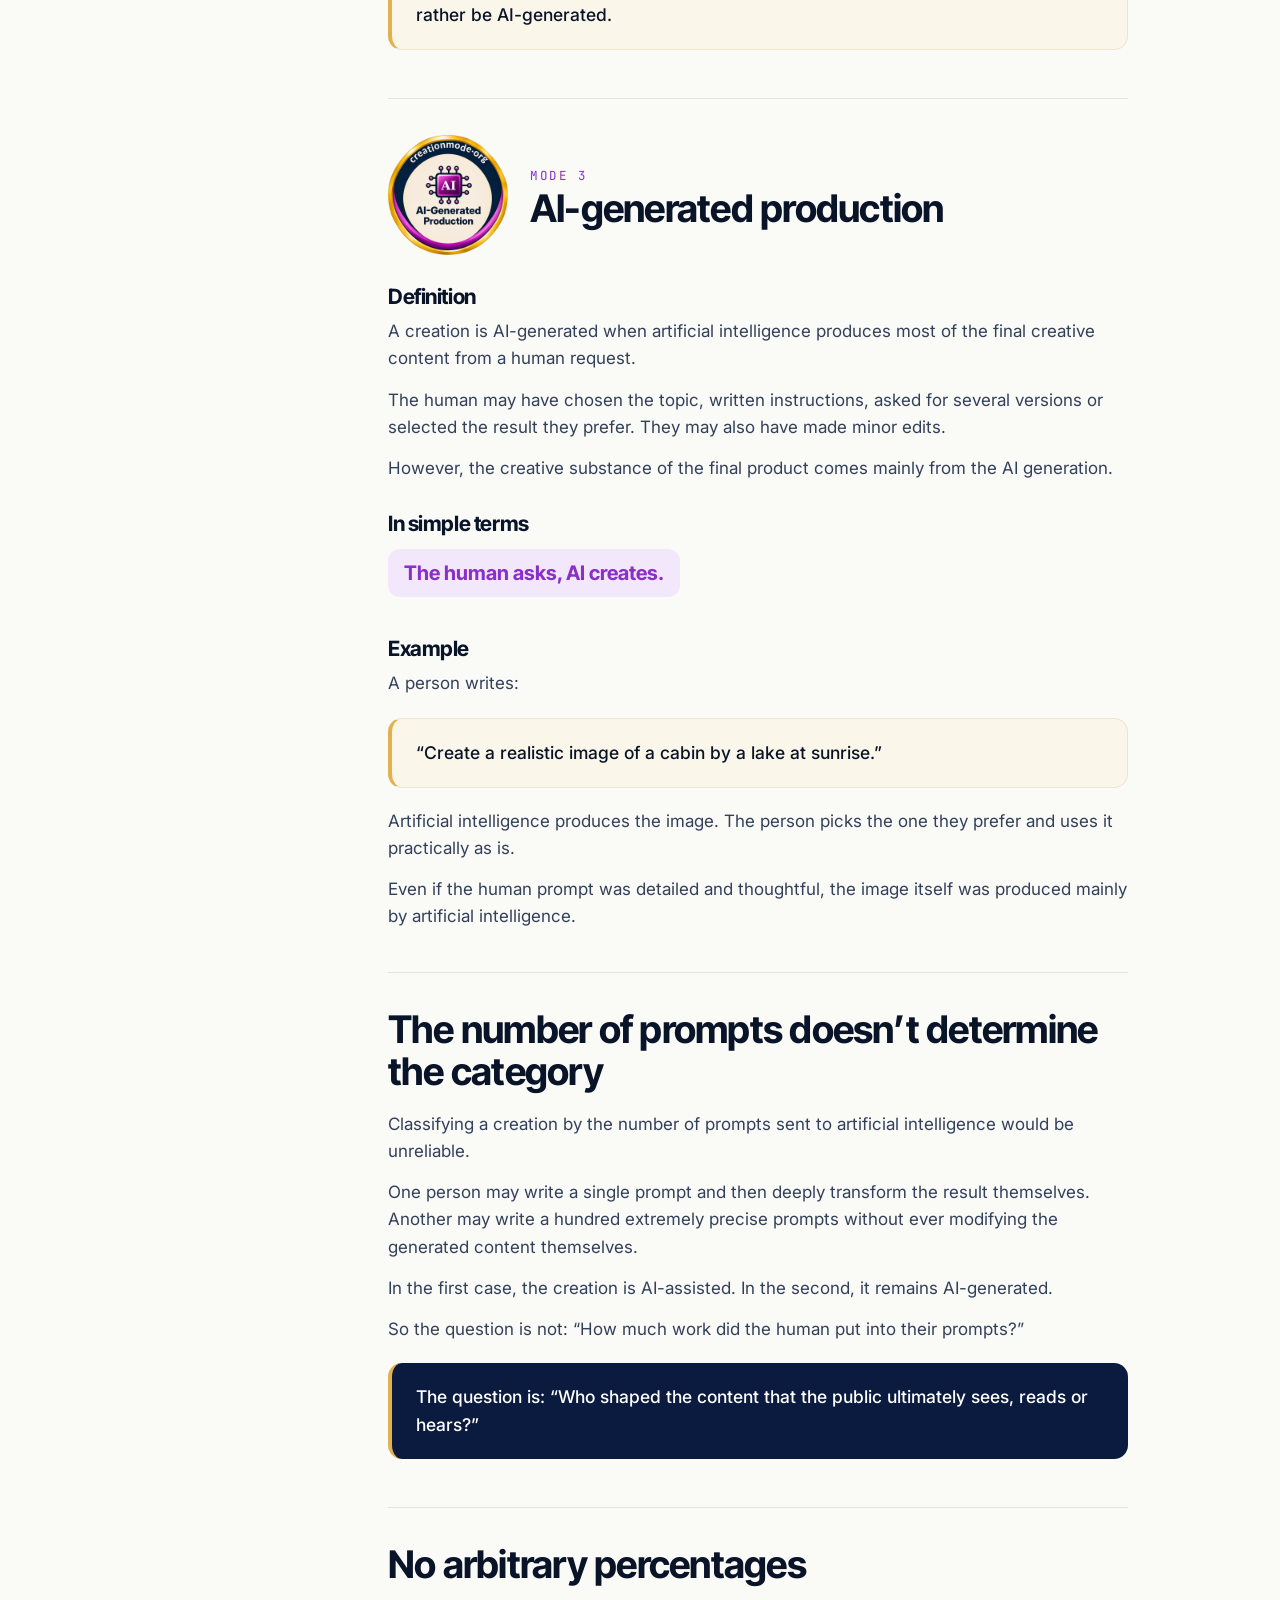
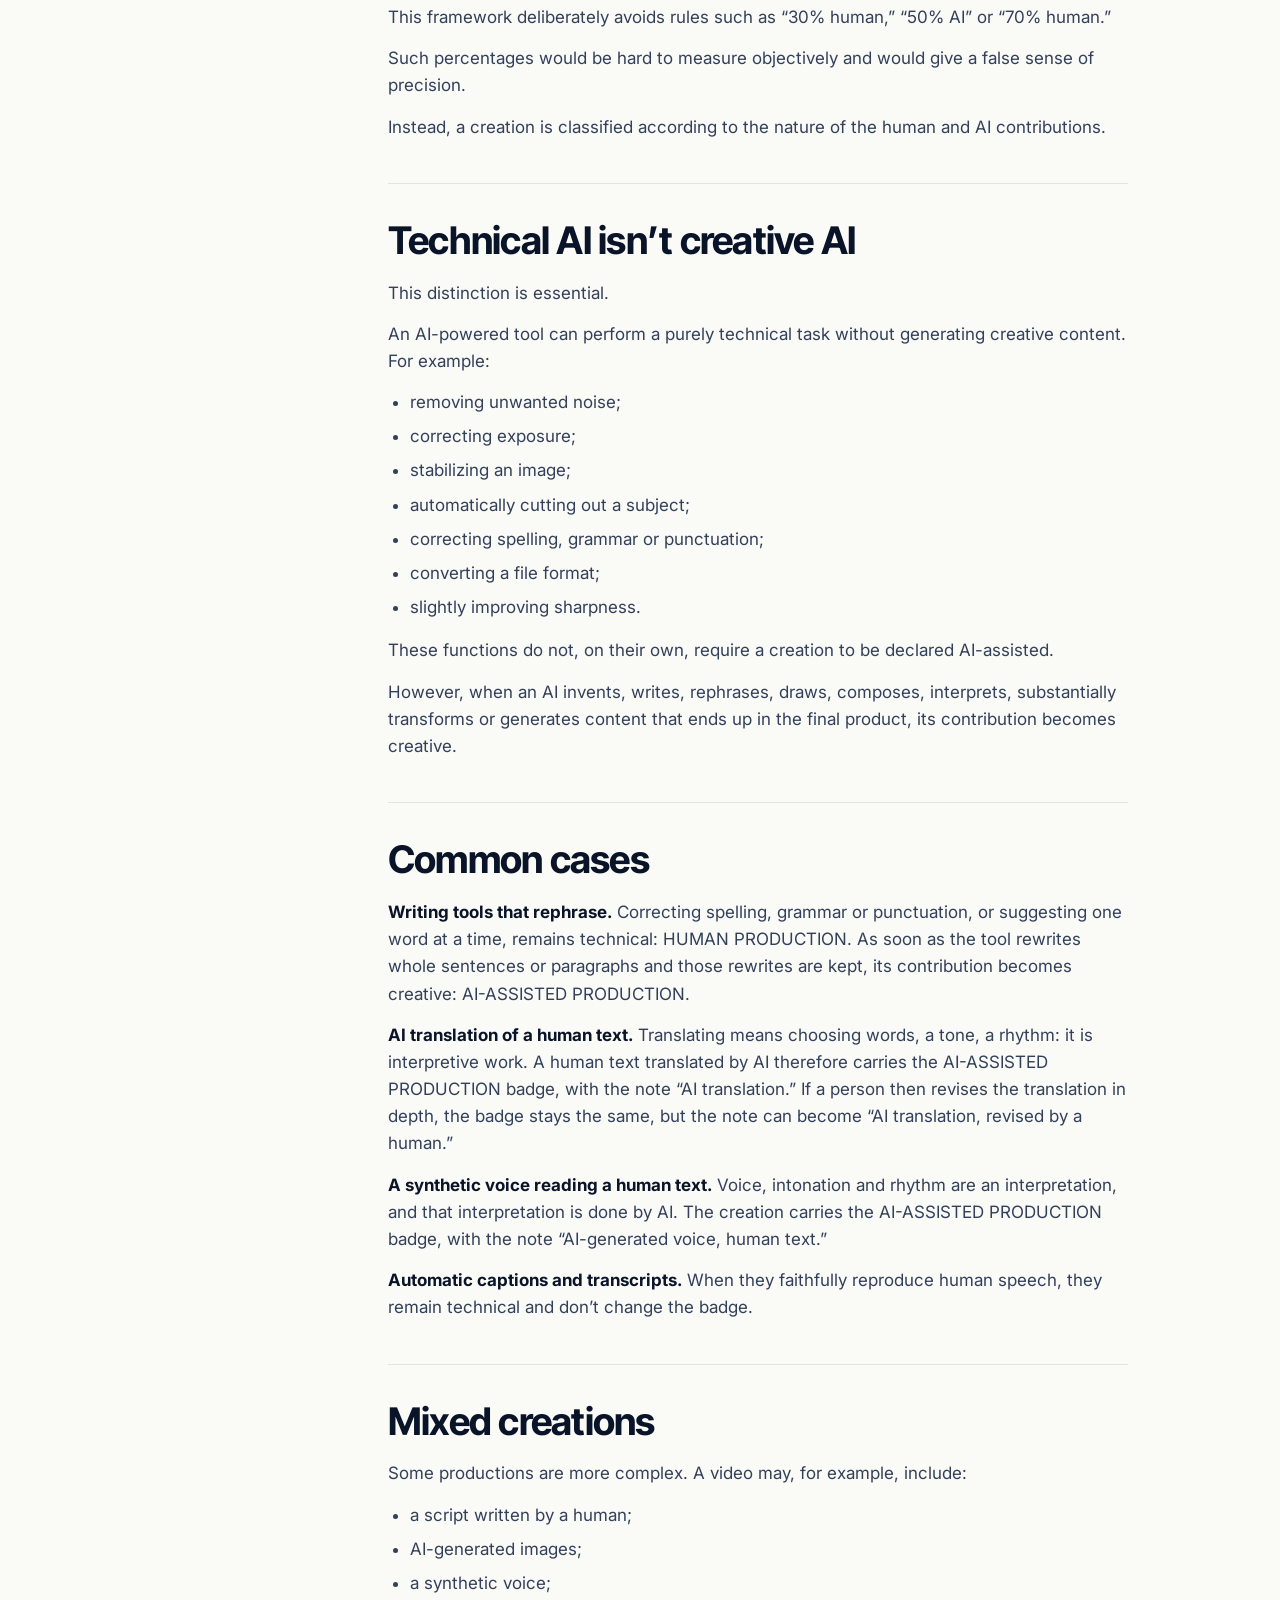
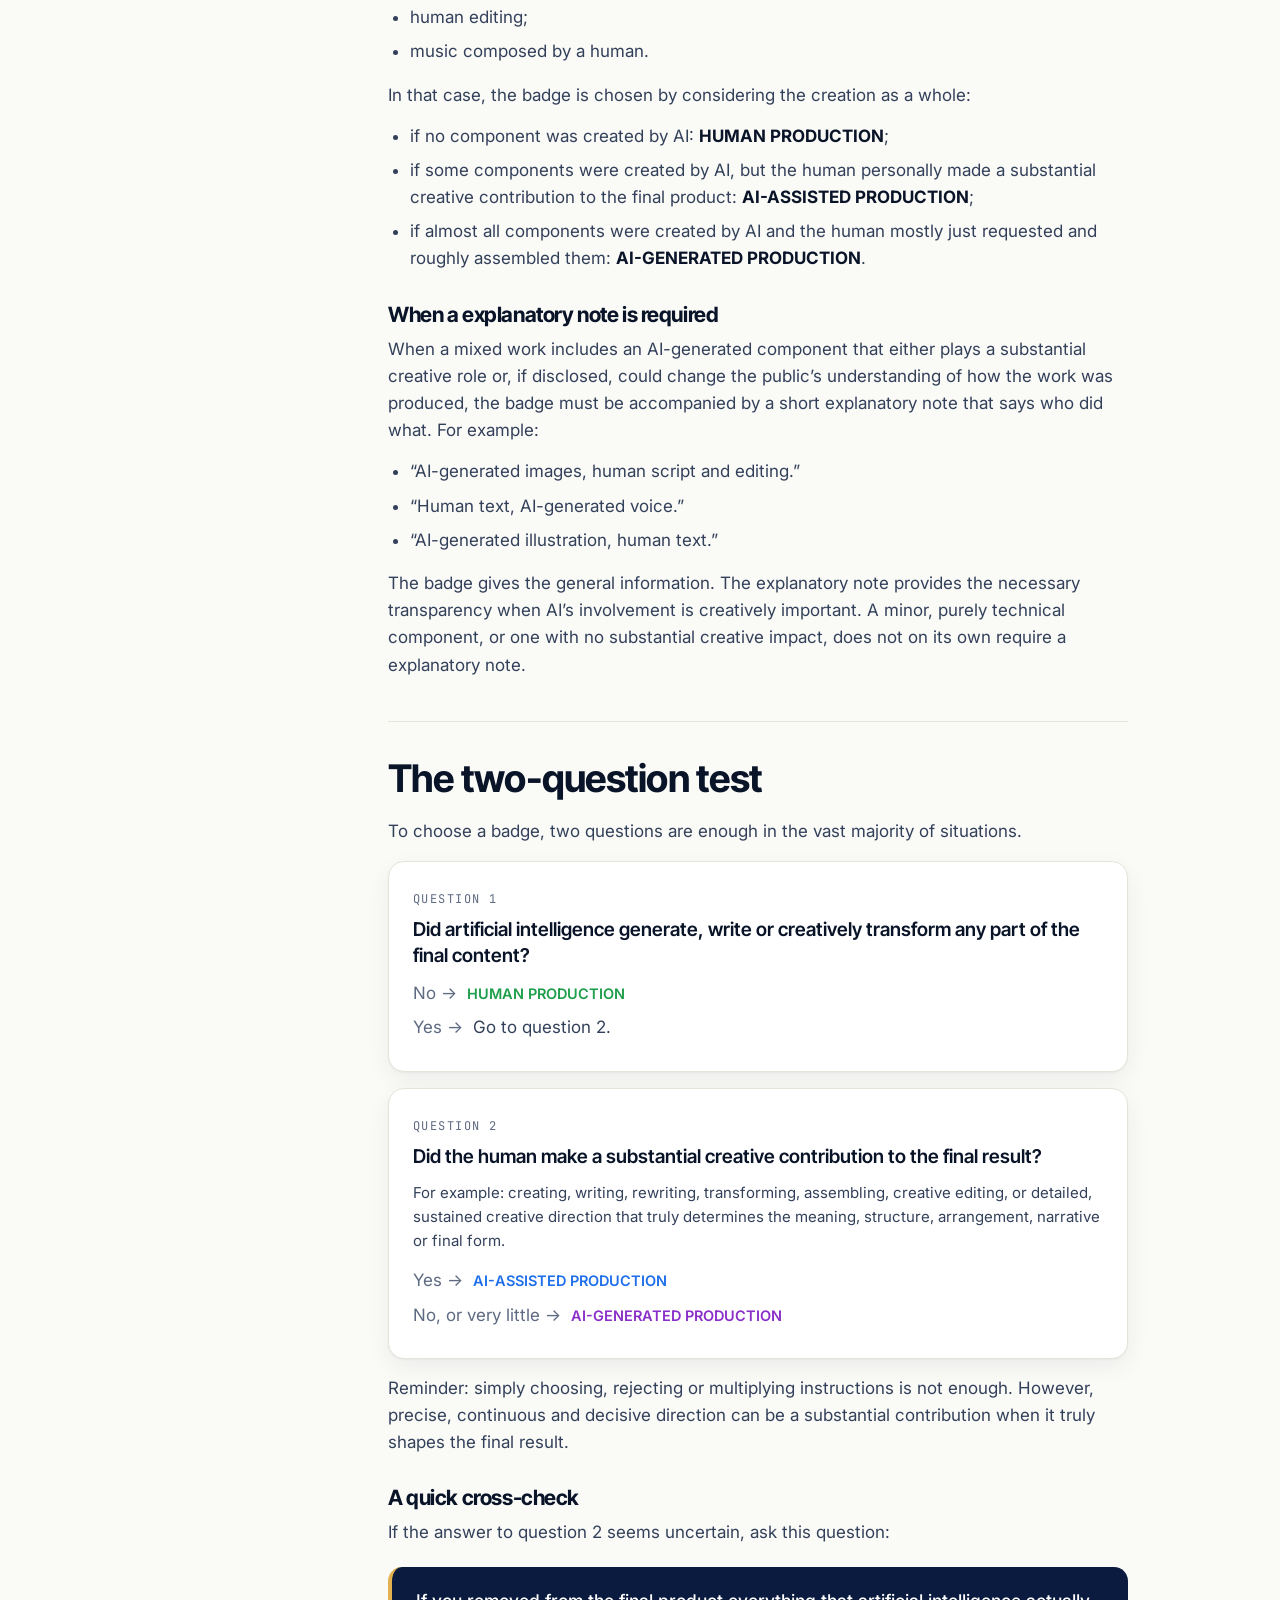
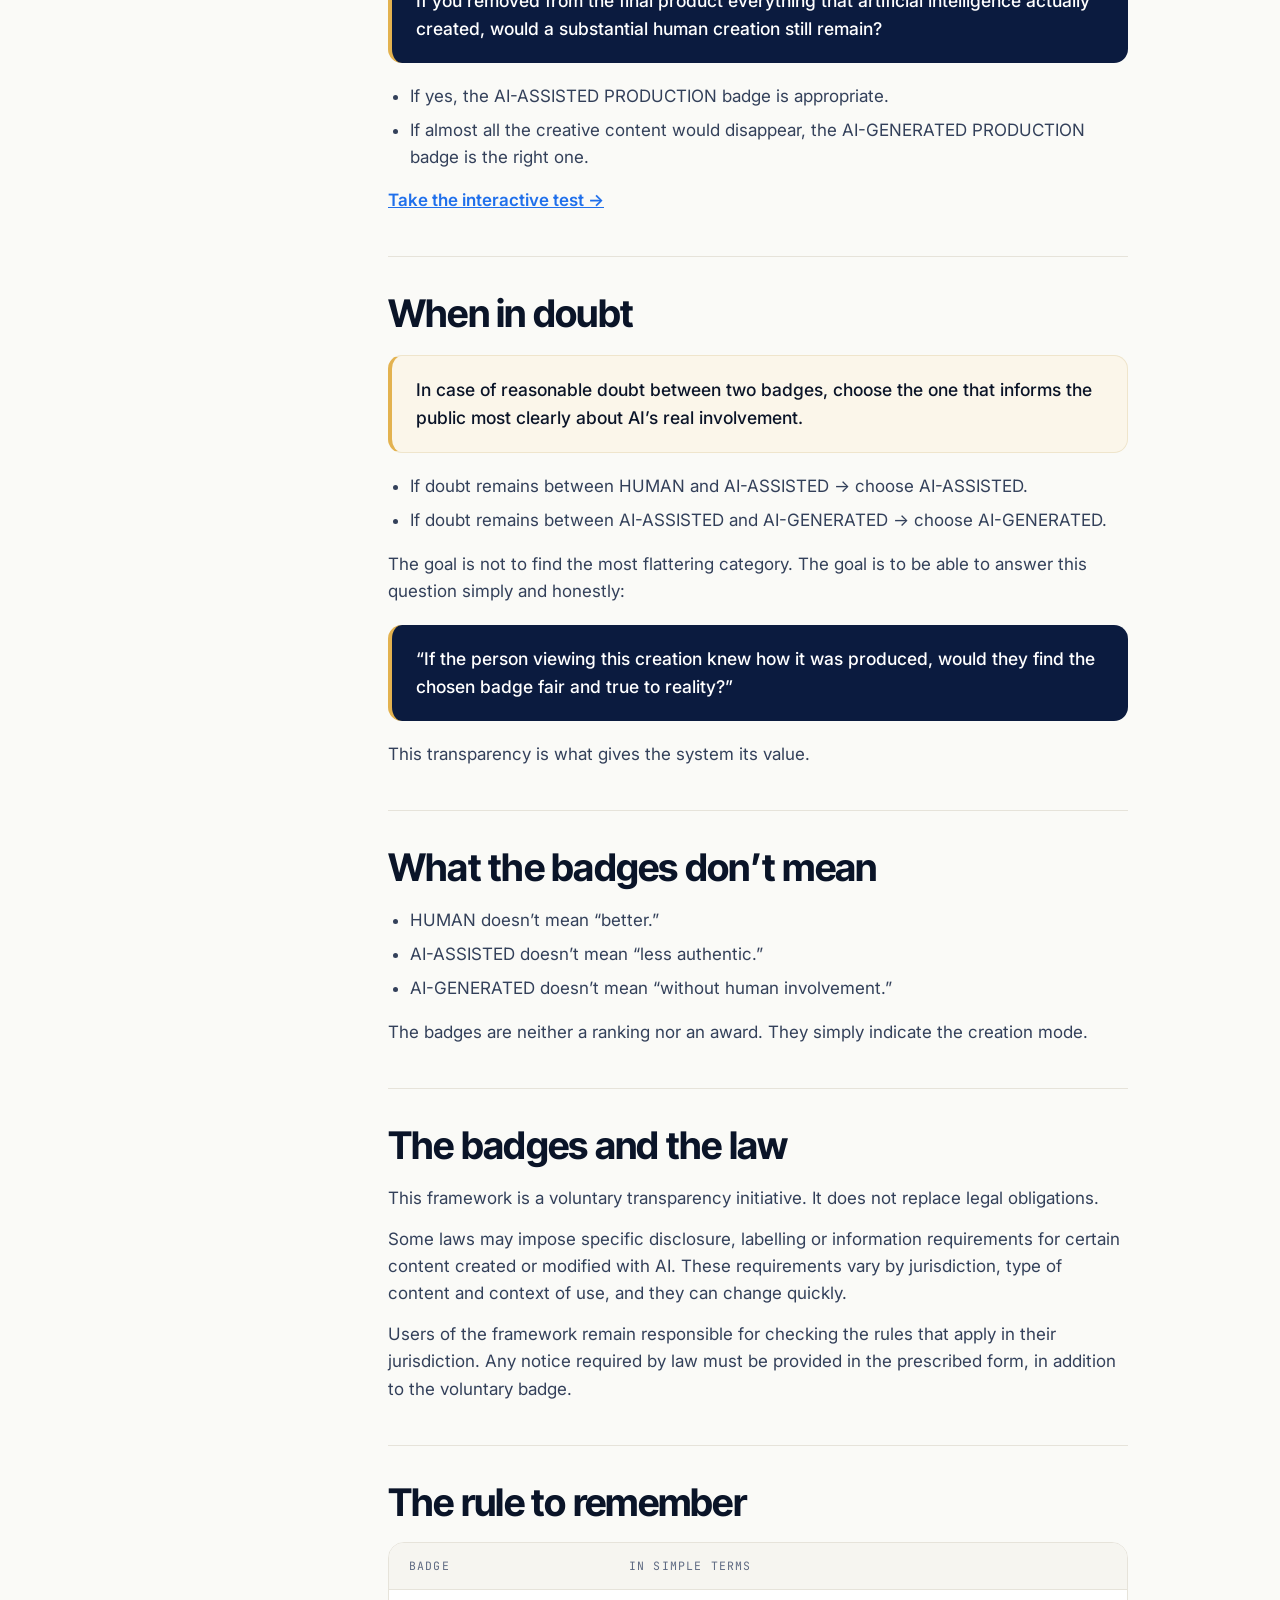
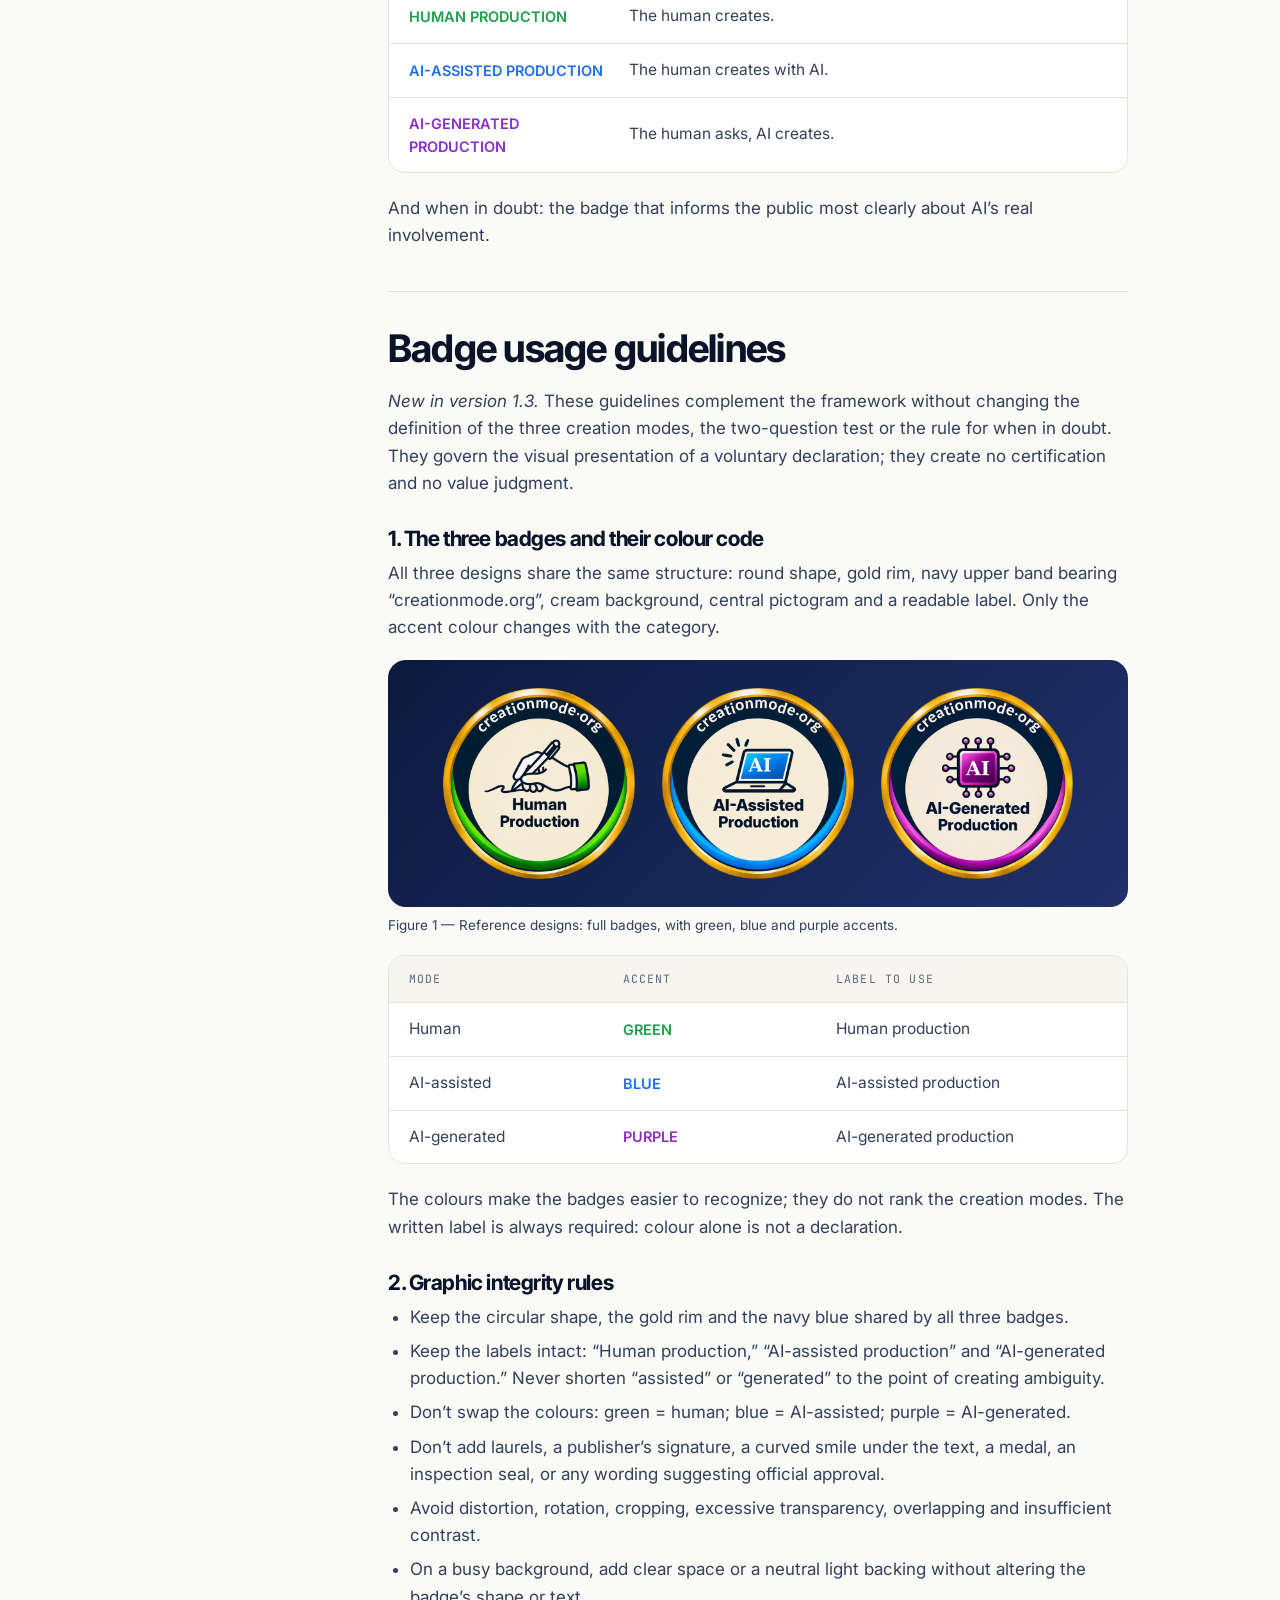
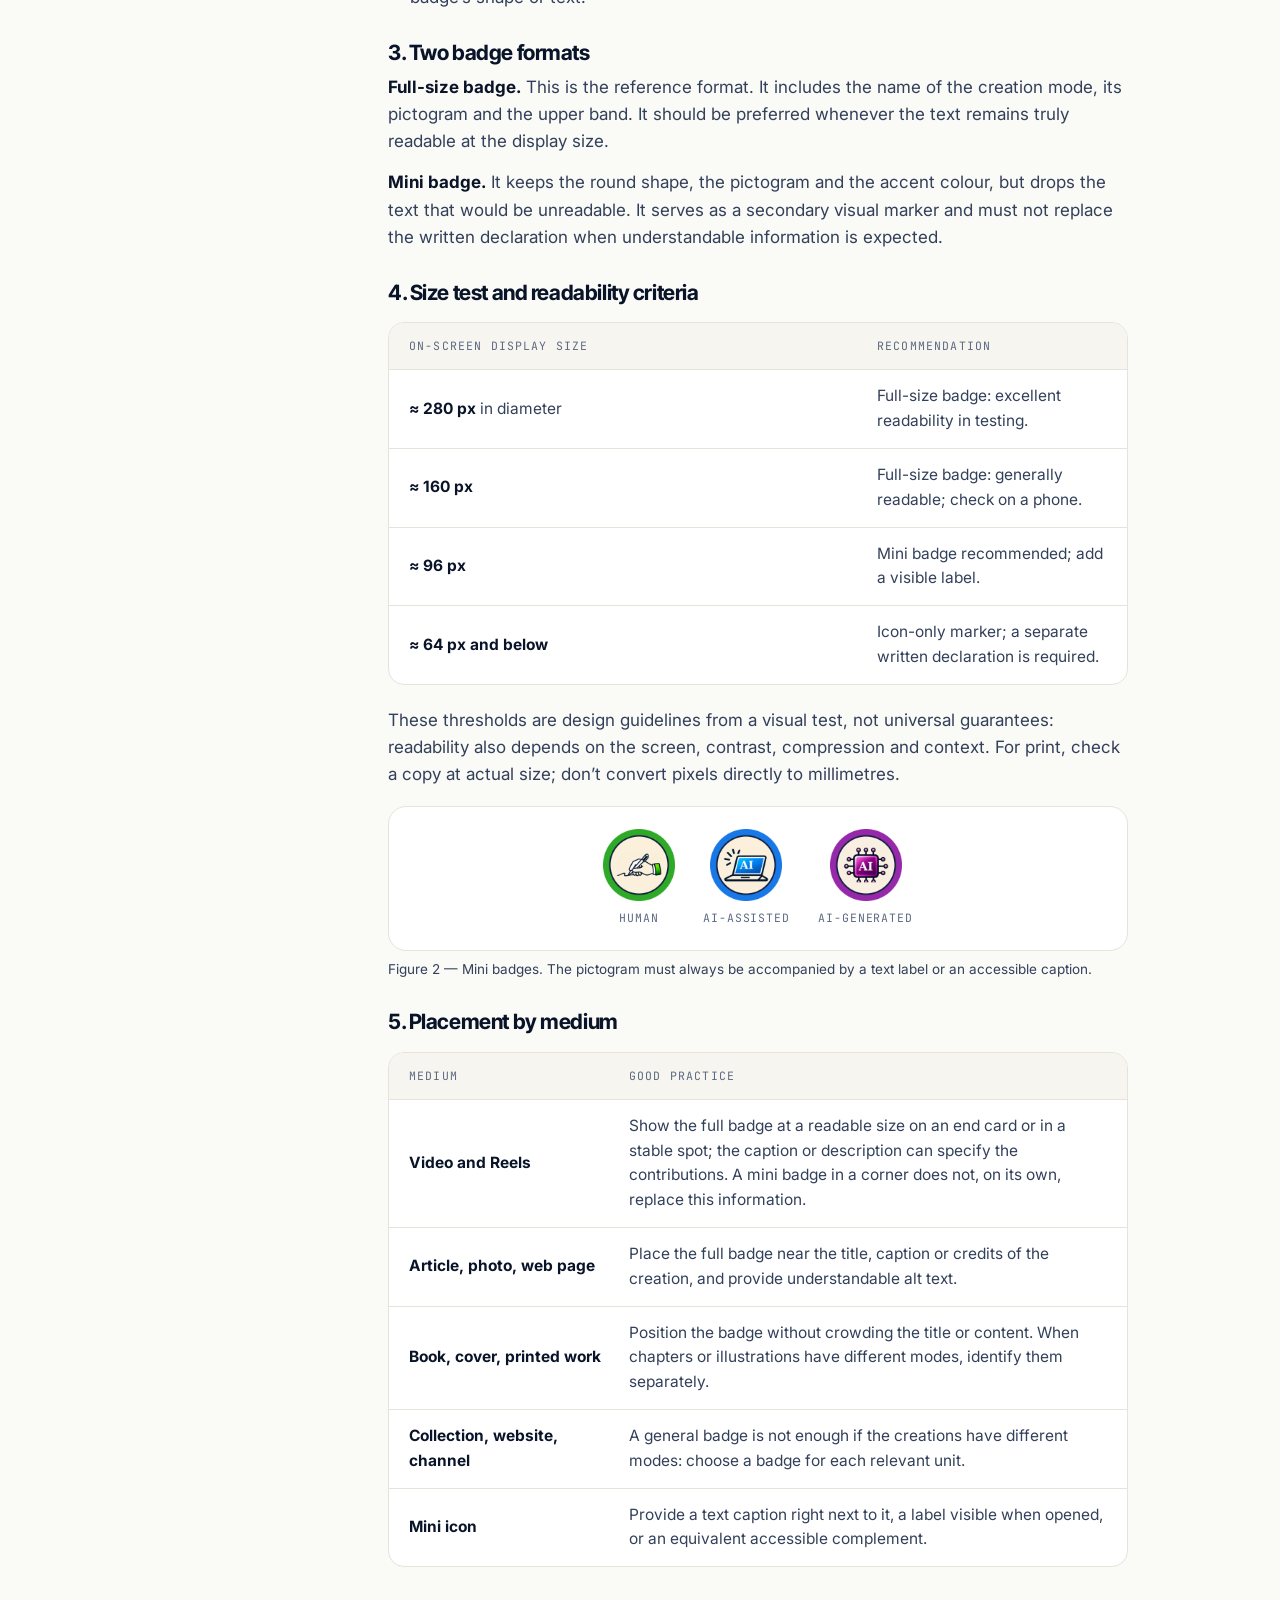
<file: en/reference/index.html>
<!doctype html>
<html lang="en">
<head>
<meta charset="utf-8">
<meta name="viewport" content="width=device-width, initial-scale=1">
<title>Framework 1.3 — ModeDeCreation.org</title>
<meta name="description" content="The full Creation Mode disclosure framework: human, AI-assisted or AI-generated production. Version 1.3, November 16, 2026.">
<link rel="alternate" hreflang="fr" href="https://modedecreation.org/referentiel/">
<link rel="alternate" hreflang="en" href="https://modedecreation.org/en/reference/">
<link rel="icon" href="../../assets/logo/favicon-64.png">
<link rel="apple-touch-icon" href="../../assets/logo/apple-touch-icon.png">
<link rel="preconnect" href="https://fonts.googleapis.com">
<link rel="preconnect" href="https://fonts.gstatic.com" crossorigin>
<link href="https://fonts.googleapis.com/css2?family=Inter:wght@400;500;600&family=Inter+Tight:wght@500;600;700;800&family=JetBrains+Mono:wght@500&display=swap" rel="stylesheet">
<link rel="stylesheet" href="../../assets/site.css">
<style>
.nav{background:rgba(11,27,63,.92);backdrop-filter:saturate(180%) blur(18px);-webkit-backdrop-filter:saturate(180%) blur(18px)}
.doc-hero{background:var(--navy);color:#fff;padding:150px 0 70px;position:relative;overflow:hidden}
.doc-hero::before{content:"";position:absolute;inset:0;background:radial-gradient(500px 300px at 85% 30%,rgba(31,111,235,.30),transparent 70%),radial-gradient(400px 260px at 100% 90%,rgba(139,47,201,.28),transparent 70%),radial-gradient(400px 260px at 70% 100%,rgba(30,158,74,.22),transparent 70%)}
.doc-hero .wrap{position:relative;display:flex;justify-content:space-between;align-items:flex-end;gap:40px;flex-wrap:wrap}
.doc-hero h1{font-size:clamp(36px,5vw,62px);font-weight:800;margin:18px 0 16px;max-width:780px}
.doc-hero p{color:rgba(255,255,255,.75);font-size:18px;max-width:620px}
.doc-hero .eyebrow{color:var(--gold)}
.doc-hero .acts{display:flex;gap:12px;flex-wrap:wrap}
.doc-hero .badges{display:flex;gap:10px;margin-top:26px}
.doc-hero .badges img{width:74px;filter:drop-shadow(0 8px 16px rgba(0,0,0,.35))}
.layout{display:grid;grid-template-columns:250px minmax(0,1fr);gap:64px;padding-top:72px;padding-bottom:110px}
.toc{position:sticky;top:100px;align-self:start;max-height:calc(100vh - 120px);overflow:auto}
.toc h5{font-family:"JetBrains Mono";font-size:12px;letter-spacing:.12em;text-transform:uppercase;color:var(--ink-3);font-weight:500;margin-bottom:14px}
.toc ol{list-style:none;display:grid;gap:2px;border-left:1px solid var(--line)}
.toc a{display:block;padding:6px 0 6px 16px;margin-left:-1px;border-left:2px solid transparent;font-size:14.5px;color:var(--ink-3);text-decoration:none;line-height:1.35}
.toc a:hover{color:var(--ink)}
.toc a.on{color:var(--ink);border-color:var(--navy);font-weight:600}
.doc{max-width:740px}
.doc section{scroll-margin-top:96px;padding-bottom:28px;margin-bottom:36px;border-bottom:1px solid var(--line)}
.doc section:last-child{border-bottom:0}
.doc h2{font-size:clamp(28px,3.2vw,38px);font-weight:700;margin-bottom:18px}
.doc h3{font-size:21px;margin:30px 0 10px}
.doc p{color:var(--ink-2);margin-bottom:14px}
.doc ul{margin:0 0 16px;padding-left:22px;color:var(--ink-2)}
.doc li{margin-bottom:7px}
.doc strong{color:var(--ink)}
.callout{background:var(--cream);border:1px solid #EFE5CC;border-left:4px solid var(--gold);border-radius:14px;padding:20px 24px;margin:20px 0;font-size:17.5px;color:var(--ink);font-weight:500}
.callout.dark{background:var(--navy);color:#fff;border:0;border-left:4px solid var(--gold)}
.simple{display:inline-block;font-family:"Inter Tight";font-weight:700;font-size:20px;padding:8px 16px;border-radius:12px;background:var(--soft);color:var(--acc);margin:4px 0 10px}
.mode-head{display:flex;align-items:center;gap:22px;margin-bottom:18px}
.mode-head img{width:120px;flex:none}
.mode-head h2{margin:0}
.mode-head .num{font-family:"JetBrains Mono";font-size:12.5px;letter-spacing:.12em;color:var(--acc);text-transform:uppercase}
.table{border:1px solid var(--line);border-radius:16px;overflow:hidden;margin:18px 0 22px;background:#fff}
.table .row{display:grid;grid-template-columns:1fr 230px;gap:20px;padding:14px 20px;border-top:1px solid var(--line);font-size:15.5px;color:var(--ink-2);align-items:center}
.table .row:first-child{border-top:0}
.table .row.th{background:#F6F5F0;font-family:"JetBrains Mono";font-size:11.5px;letter-spacing:.1em;text-transform:uppercase;color:var(--ink-3)}
.table.cols3 .row{grid-template-columns:1fr 1fr 1.4fr}
.table.cols2b .row{grid-template-columns:200px 1fr}
.v{font-weight:600;font-size:14.5px}
.v.h{color:var(--green)}.v.a{color:var(--blue)}.v.g{color:var(--purple)}
.qbox{background:#fff;border:1px solid var(--line);border-radius:16px;padding:22px 24px;margin:16px 0;box-shadow:var(--shadow)}
.qbox .qn{font-family:"JetBrains Mono";font-size:12px;letter-spacing:.12em;text-transform:uppercase;color:var(--ink-3)}
.qbox p.q{font-family:"Inter Tight";font-weight:600;font-size:19px;color:var(--ink);margin:6px 0 12px;line-height:1.35}
.qbox ul{list-style:none;padding:0;margin:0}
.qbox li{display:flex;gap:10px;align-items:center}
.arrow{color:var(--ink-3)}
.fig{display:flex;justify-content:center;gap:4%;background:linear-gradient(135deg,var(--navy),#20306A);border-radius:18px;padding:28px;margin:18px 0 8px}
.fig img{width:28%}
.figcap{font-size:13.5px;color:var(--ink-3);margin-bottom:18px}
.minis{display:flex;gap:28px;justify-content:center;background:#fff;border:1px solid var(--line);border-radius:18px;padding:22px;margin:18px 0 8px}
.minis div{text-align:center;font-family:"JetBrains Mono";font-size:11.5px;letter-spacing:.08em;color:var(--ink-3)}
.minis img{width:72px;margin:0 auto 8px}
.endnote{font-family:"Inter Tight";font-size:22px;font-weight:600;color:var(--ink);text-align:center;padding:30px 10px 0;line-height:1.4}
.doc-dl{display:flex;gap:16px;align-items:center;justify-content:space-between;flex-wrap:wrap;background:var(--navy);color:#fff;border-radius:20px;padding:26px 30px;margin-top:20px}
.doc-dl p{color:rgba(255,255,255,.75);margin:0}
.doc-dl strong{color:#fff;display:block;font-family:"Inter Tight";font-size:20px}
@media (max-width:1000px){.layout{grid-template-columns:1fr;gap:0}.toc{display:none}}
@media (max-width:700px){
 .doc-hero{padding:118px 0 52px}
 .layout{padding-top:48px;padding-bottom:80px}
 .table .row,.table.cols3 .row,.table.cols2b .row{grid-template-columns:1fr;gap:6px}
 .table .row.th{display:none}
 .mode-head{gap:16px}.mode-head img{width:84px}
 .minis{gap:14px}.minis img{width:56px}
}
</style>
</head>
<body>

<header class="nav scrolled" id="nav">
  <div class="wrap">
    <a href="../" class="brand" aria-label="ModeDeCreation.org, home"><img src="../../assets/logo/marque-160.png" alt="" class="brand-mark"><span class="brand-txt">ModeDeCreation<span class="tld">.org</span></span></a>
    <div class="nav-right">
      <nav class="nav-links" id="navLinks">
        <a href="../#pastilles">The badges</a>
        <a href="../#test">Find my badge</a>
        <a href="../#charte">Guidelines</a>
        <a href="./" style="color:#fff">Framework</a>
        <a href="../#telechargements" class="btn btn-gold">Download</a>
      </nav>
      <div class="lang-sw" role="group" aria-label="Language"><a href="../../referentiel/" hreflang="fr" lang="fr">FR</a><a aria-current="true">EN</a></div>
      <button class="menu-btn" id="menuBtn" aria-label="Open menu" aria-expanded="false"><svg width="26" height="26" viewBox="0 0 24 24" fill="none" stroke="currentColor" stroke-width="2" stroke-linecap="round"><path d="M4 7h16M4 12h16M4 17h16"/></svg></button>
    </div>
  </div>
</header>

<section class="doc-hero">
  <div class="wrap">
    <div>
      <span class="eyebrow">Version 1.3 · November 16, 2026</span>
      <h1>Creation Mode Disclosure Framework</h1>
      <p>A voluntary transparency framework. No external certification.</p>
      <div class="badges">
        <img src="../../assets/pastilles/en/human-production.png" alt="Human production">
        <img src="../../assets/pastilles/en/ai-assisted-production.png" alt="AI-assisted production">
        <img src="../../assets/pastilles/en/ai-generated-production.png" alt="AI-generated production">
      </div>
    </div>
    <div class="acts">
      <a class="btn btn-gold" href="../../assets/docs/creation-mode-framework-v1-3.pdf" download><svg viewBox="0 0 24 24" fill="none" stroke="currentColor" stroke-width="2.2" stroke-linecap="round" stroke-linejoin="round"><path d="M12 3v12m0 0l-5-5m5 5l5-5M4 21h16"/></svg>Download the PDF</a>
    </div>
  </div>
</section>

<div class="wrap layout">
  <aside class="toc">
    <h5>Contents</h5>
    <ol id="toc">
      <li><a href="#pourquoi">Why this framework?</a></li>
      <li><a href="#application">What does a badge apply to?</a></li>
      <li><a href="#qui">Who chooses the badge?</a></li>
      <li><a href="#principe">A fundamental principle</a></li>
      <li><a href="#humaine">1. Human production</a></li>
      <li><a href="#assistee">2. AI-assisted production</a></li>
      <li><a href="#generee">3. AI-generated production</a></li>
      <li><a href="#commandes">The number of prompts</a></li>
      <li><a href="#pourcentage">No arbitrary percentages</a></li>
      <li><a href="#technique">Technical AI</a></li>
      <li><a href="#cas">Common cases</a></li>
      <li><a href="#mixtes">Mixed creations</a></li>
      <li><a href="#test">The two-question test</a></li>
      <li><a href="#doute">When in doubt</a></li>
      <li><a href="#signification">What the badges don’t mean</a></li>
      <li><a href="#loi">The badges and the law</a></li>
      <li><a href="#retenir">The rule to remember</a></li>
      <li><a href="#charte">Usage guidelines</a></li>
      <li><a href="#versions">Framework versions</a></li>
    </ol>
  </aside>

  <article class="doc">

    <section id="pourquoi">
      <h2>Why this framework?</h2>
      <p>Artificial intelligence tools are now part of many creative processes. Their presence, however, does not mean that all creations were produced in the same way.</p>
      <p>This framework sets out three creation modes, each represented by a badge:</p>
      <ul><li><strong>HUMAN PRODUCTION</strong></li><li><strong>AI-ASSISTED PRODUCTION</strong></li><li><strong>AI-GENERATED PRODUCTION</strong></li></ul>
      <p>Its purpose is not to measure the value, quality or merit of a creation. It simply aims to answer, as clearly as possible, this question:</p>
      <div class="callout dark">What role did humans and artificial intelligence really play in creating the final result?</div>
      <h3>The words we use</h3>
      <p>In this text, the word <strong>creation</strong> refers to the work or content presented to the public: a text, an image, a video, a piece of music, a post.</p>
      <p>The word <strong>production</strong>, printed on the badges, refers to the way that creation was produced. So a human creation carries the HUMAN PRODUCTION badge, and so on.</p>
    </section>

    <section id="application">
      <h2>What does a badge apply to?</h2>
      <p>A badge describes <strong>one specific creation</strong>, as the public sees, reads or hears it: an article, an image, a video, a post, an episode.</p>
      <ul>
        <li>When a website, book or channel brings together creations made in different ways, each creation carries its own badge.</li>
        <li>A general badge placed across an entire website does not replace the badge for each creation.</li>
        <li>When a creation is significantly modified after publication, its badge must be reviewed.</li>
      </ul>
    </section>

    <section id="qui">
      <h2>Who chooses the badge?</h2>
      <p>The badge is a <strong>self-declaration</strong>. It is chosen by the person or organization that publishes the creation, because they are the ones who know how it was produced.</p>
      <p>The badge is not a certification granted by an outside body. It is a good-faith commitment to the public.</p>
      <p>If a badge proves inaccurate, the person who chose it commits to correcting it promptly, and visibly when the error was significant.</p>
    </section>

    <section id="principe">
      <h2>A fundamental principle</h2>
      <p>The right badge does not simply depend on whether artificial intelligence was present or absent.</p>
      <div class="callout">It depends above all on who shaped the final content.</div>
      <p>Using a tool that includes some AI functions does not automatically turn a human creation into an AI-assisted one.</p>
      <p>Conversely, spending a lot of time writing prompts for an AI does not necessarily mean the work has become a human creation.</p>
      <p>What matters is the real nature of each contribution.</p>
      <h3>Directing isn’t always shaping</h3>
      <p>This distinction settles many cases, but it must be applied with nuance.</p>
      <p>Giving AI a topic, writing general instructions, asking for several versions, rejecting some and selecting one is a form of direction. These actions can be important, but on their own they do not demonstrate a substantial creative contribution.</p>
      <p>Direction itself becomes creatively substantial when it determines, precisely and continuously, the meaning, structure, arrangement, narrative or final form of the creation. On the other hand, multiplying prompts or choosing among results without this decisive influence on the final work remains mainly an activity of requesting and selecting.</p>
      <div class="callout">To distinguish AI-assisted production from AI-generated production, we therefore assess the human contribution as a whole: what the person creates or modifies themselves, and also, when it is decisive, the detailed, sustained creative direction they give that shapes the final result.</div>
    </section>

    <section id="humaine" class="h">
      <div class="mode-head"><img src="../../assets/pastilles/en/human-production.png" alt="Human production badge"><div><span class="num">Mode 1</span><h2>Human production</h2></div></div>
      <h3>Definition</h3>
      <p>A creation is human when its creative or intellectual content is conceived and made by one or more people.</p>
      <p>Digital or automated tools may be used, provided they do not themselves generate any part of the final creative content.</p>
      <h3>In simple terms</h3>
      <span class="simple">The human creates.</span>
      <h3>Examples</h3>
      <p>A person:</p>
      <ul><li>writes an article themselves;</li><li>draws an illustration on a graphics tablet;</li><li>edits a video from footage they created or filmed;</li><li>adjusts the brightness or colours of a photograph;</li><li>uses a spelling and grammar checker;</li><li>automatically stabilizes a video;</li><li>removes background noise;</li><li>crops or resizes an image.</li></ul>
      <p>These operations may rely on very advanced technologies, sometimes even artificial intelligence, without the tool becoming the creator of the content.</p>
    </section>

    <section id="assistee" class="a">
      <div class="mode-head"><img src="../../assets/pastilles/en/ai-assisted-production.png" alt="AI-assisted production badge"><div><span class="num">Mode 2</span><h2>AI-assisted production</h2></div></div>
      <h3>Definition</h3>
      <p>A creation is AI-assisted when both the human and artificial intelligence make a real contribution to the final content, and the human makes a substantial creative contribution.</p>
      <p>This contribution may take the form of directly creating or modifying the content, rewriting, assembling, creative editing, or detailed, sustained creative direction that truly determines the meaning, structure, arrangement, narrative or final form.</p>
      <h3>In simple terms</h3>
      <span class="simple">The human creates with AI.</span>
      <h3>What “substantial creative contribution” means</h3>
      <p>A creative contribution is substantial when it decisively influences the meaning, structure, arrangement, expression or form of the final result. It must be perceptible in the final creation, even if it can’t be measured in words, pixels or minutes. A final result that differs greatly from the raw AI output can be a clue, but on its own it is not a sufficient criterion.</p>
      <p>Some borderline examples:</p>
      <div class="table">
        <div class="row th"><span>Situation</span><span>Substantial contribution?</span></div>
        <div class="row"><span>AI writes a 20-sentence text; the person changes two words and the title.</span><span class="v g">No: AI-generated</span></div>
        <div class="row"><span>AI writes a first draft; the person rewrites half the sentences, reorganizes the text and adds their own ideas.</span><span class="v a">Yes: AI-assisted</span></div>
        <div class="row"><span>AI produces an image; the person only adjusts the brightness and crops it.</span><span class="v g">No: AI-generated</span></div>
        <div class="row"><span>The person combines several generated images, draws some elements themselves and composes the whole.</span><span class="v a">Yes: AI-assisted</span></div>
        <div class="row"><span>The person writes their text; AI suggests a smoother version, which the person accepts almost entirely.</span><span class="v a">Yes: AI-assisted (AI rewrote it)</span></div>
        <div class="row"><span>AI generates the shots of a video; the person sets the script, scene order, pacing, narration and final edit through precise and continuous direction.</span><span class="v a">Yes: AI-assisted (sustained creative direction)</span></div>
      </div>
      <h3>What the human does</h3>
      <p>The actions that count are those through which the human personally works on the final content. They may, for example:</p>
      <ul><li>write part of the content;</li><li>rewrite passages;</li><li>correct and rework the content in depth;</li><li>change the composition themselves;</li><li>gather and assemble several elements;</li><li>add elements they created themselves (text, drawing, photo, music, voice);</li><li>transform the result over many steps;</li><li>give detailed, sustained creative direction that determines the narrative, arrangement or final form.</li></ul>
      <h3>What is generally not enough on its own</h3>
      <p>Taken in isolation, the following actions are generally not enough to move a creation from “generated” to “assisted”:</p>
      <ul><li>coming up with a general idea without further work on the result;</li><li>setting a goal or general constraints;</li><li>giving general instructions or direction that does not shape the final work;</li><li>asking for several proposals or variations;</li><li>rejecting or selecting proposals without any other substantial contribution.</li></ul>
      <p>Fact-checking is valuable editorial work and strongly recommended, but on its own it does not change who created the content. However, when artistic or editorial direction is precise, continuous and decisive to the point of shaping the structure, narrative, arrangement or final form, it can amount to a substantial creative contribution.</p>
      <h3>Example</h3>
      <p>A person designs a visual identity. They determine the concept, the message, the categories to represent, the hierarchy, the colours and the layout constraints. An AI produces different proposals. The person compares them, rejects some versions and then directs, precisely and continuously, changes to composition, typography, proportions and graphic elements until the final result. They may also finish some adjustments in graphic design software.</p>
      <p>The final product is no longer simply an AI generation: its structure and form were determined by a joint creative process, under substantial human direction.</p>
      <div class="callout">Note: if the person had limited themselves to general requests, multiplying prompts and choosing a result without decisively shaping the final form, the creation would rather be AI-generated.</div>
    </section>

    <section id="generee" class="g">
      <div class="mode-head"><img src="../../assets/pastilles/en/ai-generated-production.png" alt="AI-generated production badge"><div><span class="num">Mode 3</span><h2>AI-generated production</h2></div></div>
      <h3>Definition</h3>
      <p>A creation is AI-generated when artificial intelligence produces most of the final creative content from a human request.</p>
      <p>The human may have chosen the topic, written instructions, asked for several versions or selected the result they prefer. They may also have made minor edits.</p>
      <p>However, the creative substance of the final product comes mainly from the AI generation.</p>
      <h3>In simple terms</h3>
      <span class="simple">The human asks, AI creates.</span>
      <h3>Example</h3>
      <p>A person writes:</p>
      <div class="callout">“Create a realistic image of a cabin by a lake at sunrise.”</div>
      <p>Artificial intelligence produces the image. The person picks the one they prefer and uses it practically as is.</p>
      <p>Even if the human prompt was detailed and thoughtful, the image itself was produced mainly by artificial intelligence.</p>
    </section>

    <section id="commandes">
      <h2>The number of prompts doesn’t determine the category</h2>
      <p>Classifying a creation by the number of prompts sent to artificial intelligence would be unreliable.</p>
      <p>One person may write a single prompt and then deeply transform the result themselves. Another may write a hundred extremely precise prompts without ever modifying the generated content themselves.</p>
      <p>In the first case, the creation is AI-assisted. In the second, it remains AI-generated.</p>
      <p>So the question is not: “How much work did the human put into their prompts?”</p>
      <div class="callout dark">The question is: “Who shaped the content that the public ultimately sees, reads or hears?”</div>
    </section>

    <section id="pourcentage">
      <h2>No arbitrary percentages</h2>
      <p>This framework deliberately avoids rules such as “30% human,” “50% AI” or “70% human.”</p>
      <p>Such percentages would be hard to measure objectively and would give a false sense of precision.</p>
      <p>Instead, a creation is classified according to the nature of the human and AI contributions.</p>
    </section>

    <section id="technique">
      <h2>Technical AI isn’t creative AI</h2>
      <p>This distinction is essential.</p>
      <p>An AI-powered tool can perform a purely technical task without generating creative content. For example:</p>
      <ul><li>removing unwanted noise;</li><li>correcting exposure;</li><li>stabilizing an image;</li><li>automatically cutting out a subject;</li><li>correcting spelling, grammar or punctuation;</li><li>converting a file format;</li><li>slightly improving sharpness.</li></ul>
      <p>These functions do not, on their own, require a creation to be declared AI-assisted.</p>
      <p>However, when an AI invents, writes, rephrases, draws, composes, interprets, substantially transforms or generates content that ends up in the final product, its contribution becomes creative.</p>
    </section>

    <section id="cas">
      <h2>Common cases</h2>
      <p><strong>Writing tools that rephrase.</strong> Correcting spelling, grammar or punctuation, or suggesting one word at a time, remains technical: HUMAN PRODUCTION. As soon as the tool rewrites whole sentences or paragraphs and those rewrites are kept, its contribution becomes creative: AI-ASSISTED PRODUCTION.</p>
      <p><strong>AI translation of a human text.</strong> Translating means choosing words, a tone, a rhythm: it is interpretive work. A human text translated by AI therefore carries the AI-ASSISTED PRODUCTION badge, with the note “AI translation.” If a person then revises the translation in depth, the badge stays the same, but the note can become “AI translation, revised by a human.”</p>
      <p><strong>A synthetic voice reading a human text.</strong> Voice, intonation and rhythm are an interpretation, and that interpretation is done by AI. The creation carries the AI-ASSISTED PRODUCTION badge, with the note “AI-generated voice, human text.”</p>
      <p><strong>Automatic captions and transcripts.</strong> When they faithfully reproduce human speech, they remain technical and don’t change the badge.</p>
    </section>

    <section id="mixtes">
      <h2>Mixed creations</h2>
      <p>Some productions are more complex. A video may, for example, include:</p>
      <ul><li>a script written by a human;</li><li>AI-generated images;</li><li>a synthetic voice;</li><li>human editing;</li><li>music composed by a human.</li></ul>
      <p>In that case, the badge is chosen by considering the creation as a whole:</p>
      <ul><li>if no component was created by AI: <strong>HUMAN PRODUCTION</strong>;</li><li>if some components were created by AI, but the human personally made a substantial creative contribution to the final product: <strong>AI-ASSISTED PRODUCTION</strong>;</li><li>if almost all components were created by AI and the human mostly just requested and roughly assembled them: <strong>AI-GENERATED PRODUCTION</strong>.</li></ul>
      <h3>When a explanatory note is required</h3>
      <p>When a mixed work includes an AI-generated component that either plays a substantial creative role or, if disclosed, could change the public’s understanding of how the work was produced, the badge must be accompanied by a short explanatory note that says who did what. For example:</p>
      <ul><li>“AI-generated images, human script and editing.”</li><li>“Human text, AI-generated voice.”</li><li>“AI-generated illustration, human text.”</li></ul>
      <p>The badge gives the general information. The explanatory note provides the necessary transparency when AI’s involvement is creatively important. A minor, purely technical component, or one with no substantial creative impact, does not on its own require a explanatory note.</p>
    </section>

    <section id="test">
      <h2>The two-question test</h2>
      <p>To choose a badge, two questions are enough in the vast majority of situations.</p>
      <div class="qbox"><span class="qn">Question 1</span><p class="q">Did artificial intelligence generate, write or creatively transform any part of the final content?</p>
        <ul><li><span class="arrow">No →</span><span class="v h">HUMAN PRODUCTION</span></li><li><span class="arrow">Yes →</span><span>Go to question 2.</span></li></ul></div>
      <div class="qbox"><span class="qn">Question 2</span><p class="q">Did the human make a substantial creative contribution to the final result?</p>
        <p style="font-size:15px">For example: creating, writing, rewriting, transforming, assembling, creative editing, or detailed, sustained creative direction that truly determines the meaning, structure, arrangement, narrative or final form.</p>
        <ul><li><span class="arrow">Yes →</span><span class="v a">AI-ASSISTED PRODUCTION</span></li><li><span class="arrow">No, or very little →</span><span class="v g">AI-GENERATED PRODUCTION</span></li></ul></div>
      <p>Reminder: simply choosing, rejecting or multiplying instructions is not enough. However, precise, continuous and decisive direction can be a substantial contribution when it truly shapes the final result.</p>
      <h3>A quick cross-check</h3>
      <p>If the answer to question 2 seems uncertain, ask this question:</p>
      <div class="callout dark">If you removed from the final product everything that artificial intelligence actually created, would a substantial human creation still remain?</div>
      <ul><li>If yes, the AI-ASSISTED PRODUCTION badge is appropriate.</li><li>If almost all the creative content would disappear, the AI-GENERATED PRODUCTION badge is the right one.</li></ul>
      <p><a href="../#test" style="font-weight:600;color:var(--blue)">Take the interactive test →</a></p>
    </section>

    <section id="doute">
      <h2>When in doubt</h2>
      <div class="callout">In case of reasonable doubt between two badges, choose the one that informs the public most clearly about AI’s real involvement.</div>
      <ul><li>If doubt remains between HUMAN and AI-ASSISTED → choose AI-ASSISTED.</li><li>If doubt remains between AI-ASSISTED and AI-GENERATED → choose AI-GENERATED.</li></ul>
      <p>The goal is not to find the most flattering category. The goal is to be able to answer this question simply and honestly:</p>
      <div class="callout dark">“If the person viewing this creation knew how it was produced, would they find the chosen badge fair and true to reality?”</div>
      <p>This transparency is what gives the system its value.</p>
    </section>

    <section id="signification">
      <h2>What the badges don’t mean</h2>
      <ul><li>HUMAN doesn’t mean “better.”</li><li>AI-ASSISTED doesn’t mean “less authentic.”</li><li>AI-GENERATED doesn’t mean “without human involvement.”</li></ul>
      <p>The badges are neither a ranking nor an award. They simply indicate the creation mode.</p>
    </section>

    <section id="loi">
      <h2>The badges and the law</h2>
      <p>This framework is a voluntary transparency initiative. It does not replace legal obligations.</p>
      <p>Some laws may impose specific disclosure, labelling or information requirements for certain content created or modified with AI. These requirements vary by jurisdiction, type of content and context of use, and they can change quickly.</p>
      <p>Users of the framework remain responsible for checking the rules that apply in their jurisdiction. Any notice required by law must be provided in the prescribed form, in addition to the voluntary badge.</p>
    </section>

    <section id="retenir">
      <h2>The rule to remember</h2>
      <div class="table cols2b">
        <div class="row th"><span>Badge</span><span>In simple terms</span></div>
        <div class="row"><span class="v h">HUMAN PRODUCTION</span><span>The human creates.</span></div>
        <div class="row"><span class="v a">AI-ASSISTED PRODUCTION</span><span>The human creates with AI.</span></div>
        <div class="row"><span class="v g">AI-GENERATED PRODUCTION</span><span>The human asks, AI creates.</span></div>
      </div>
      <p>And when in doubt: the badge that informs the public most clearly about AI’s real involvement.</p>
    </section>

    <section id="charte">
      <h2>Badge usage guidelines</h2>
      <p><em>New in version 1.3.</em> These guidelines complement the framework without changing the definition of the three creation modes, the two-question test or the rule for when in doubt. They govern the visual presentation of a voluntary declaration; they create no certification and no value judgment.</p>

      <h3>1. The three badges and their colour code</h3>
      <p>All three designs share the same structure: round shape, gold rim, navy upper band bearing “creationmode.org”, cream background, central pictogram and a readable label. Only the accent colour changes with the category.</p>
      <div class="fig"><img src="../../assets/pastilles/en/human-production.png" alt="Human production"><img src="../../assets/pastilles/en/ai-assisted-production.png" alt="AI-assisted production"><img src="../../assets/pastilles/en/ai-generated-production.png" alt="AI-generated production"></div>
      <p class="figcap">Figure 1 — Reference designs: full badges, with green, blue and purple accents.</p>
      <div class="table cols3">
        <div class="row th"><span>Mode</span><span>Accent</span><span>Label to use</span></div>
        <div class="row"><span>Human</span><span class="v h">GREEN</span><span>Human production</span></div>
        <div class="row"><span>AI-assisted</span><span class="v a">BLUE</span><span>AI-assisted production</span></div>
        <div class="row"><span>AI-generated</span><span class="v g">PURPLE</span><span>AI-generated production</span></div>
      </div>
      <p>The colours make the badges easier to recognize; they do not rank the creation modes. The written label is always required: colour alone is not a declaration.</p>

      <h3>2. Graphic integrity rules</h3>
      <ul>
        <li>Keep the circular shape, the gold rim and the navy blue shared by all three badges.</li>
        <li>Keep the labels intact: “Human production,” “AI-assisted production” and “AI-generated production.” Never shorten “assisted” or “generated” to the point of creating ambiguity.</li>
        <li>Don’t swap the colours: green = human; blue = AI-assisted; purple = AI-generated.</li>
        <li>Don’t add laurels, a publisher’s signature, a curved smile under the text, a medal, an inspection seal, or any wording suggesting official approval.</li>
        <li>Avoid distortion, rotation, cropping, excessive transparency, overlapping and insufficient contrast.</li>
        <li>On a busy background, add clear space or a neutral light backing without altering the badge’s shape or text.</li>
      </ul>

      <h3>3. Two badge formats</h3>
      <p><strong>Full-size badge.</strong> This is the reference format. It includes the name of the creation mode, its pictogram and the upper band. It should be preferred whenever the text remains truly readable at the display size.</p>
      <p><strong>Mini badge.</strong> It keeps the round shape, the pictogram and the accent colour, but drops the text that would be unreadable. It serves as a secondary visual marker and must not replace the written declaration when understandable information is expected.</p>

      <h3>4. Size test and readability criteria</h3>
      <div class="table">
        <div class="row th"><span>On-screen display size</span><span>Recommendation</span></div>
        <div class="row"><span><strong>≈ 280 px</strong> in diameter</span><span>Full-size badge: excellent readability in testing.</span></div>
        <div class="row"><span><strong>≈ 160 px</strong></span><span>Full-size badge: generally readable; check on a phone.</span></div>
        <div class="row"><span><strong>≈ 96 px</strong></span><span>Mini badge recommended; add a visible label.</span></div>
        <div class="row"><span><strong>≈ 64 px and below</strong></span><span>Icon-only marker; a separate written declaration is required.</span></div>
      </div>
      <p>These thresholds are design guidelines from a visual test, not universal guarantees: readability also depends on the screen, contrast, compression and context. For print, check a copy at actual size; don’t convert pixels directly to millimetres.</p>
      <div class="minis"><div><img src="../../assets/pastilles/en/human-mini.png" alt="Human production mini">HUMAN</div><div><img src="../../assets/pastilles/en/ai-assisted-mini.png" alt="AI-assisted production mini">AI-ASSISTED</div><div><img src="../../assets/pastilles/en/ai-generated-mini.png" alt="AI-generated production mini">AI-GENERATED</div></div>
      <p class="figcap">Figure 2 — Mini badges. The pictogram must always be accompanied by a text label or an accessible caption.</p>

      <h3>5. Placement by medium</h3>
      <div class="table cols2b">
        <div class="row th"><span>Medium</span><span>Good practice</span></div>
        <div class="row"><span><strong>Video and Reels</strong></span><span>Show the full badge at a readable size on an end card or in a stable spot; the caption or description can specify the contributions. A mini badge in a corner does not, on its own, replace this information.</span></div>
        <div class="row"><span><strong>Article, photo, web page</strong></span><span>Place the full badge near the title, caption or credits of the creation, and provide understandable alt text.</span></div>
        <div class="row"><span><strong>Book, cover, printed work</strong></span><span>Position the badge without crowding the title or content. When chapters or illustrations have different modes, identify them separately.</span></div>
        <div class="row"><span><strong>Collection, website, channel</strong></span><span>A general badge is not enough if the creations have different modes: choose a badge for each relevant unit.</span></div>
        <div class="row"><span><strong>Mini icon</strong></span><span>Provide a text caption right next to it, a label visible when opened, or an equivalent accessible complement.</span></div>
      </div>

      <h3>6. Explanatory note and transparency</h3>
      <p>The badge summarizes the general mode. A explanatory note specifies the roles when AI’s involvement is creatively important or likely to change the public’s understanding. It is not a way to get around choosing a category.</p>
      <ul><li>“AI-generated images, human script and editing.”</li><li>“Human text, AI-generated voice.”</li><li>“AI-generated illustration, human text.”</li><li>“Production: editing and narration by a person; AI-generated visuals.”</li></ul>
      <p>These sample notes should be adapted to the process actually followed. The person making the declaration remains responsible for the accuracy of these notes and for any applicable obligations.</p>

      <h3>7. Honest use and no certification</h3>
      <ul>
        <li>A badge is a voluntary self-declaration by the author or publisher. It does not guarantee independent review, quality, copyright ownership or legal compliance.</li>
        <li>Never present a graphic sign as proof of an audit, certification or approval by an outside body.</li>
        <li>If the creation changes substantially, review its category and correct the display and explanatory note as needed.</li>
        <li>Respect legal or platform requirements that may apply in addition to this voluntary initiative.</li>
        <li>Where possible, keep an internal note explaining the tools used and the decisive human and automated contributions.</li>
      </ul>

      <h3>8. Quality check before publishing</h3>
      <ul>
        <li>Does the chosen badge faithfully describe who shaped the final result, according to the two-question test?</li>
        <li>Is the category spelled out, readable and in the right place for each creation?</li>
        <li>If a mini badge is used, is it paired with a caption or accessible label?</li>
        <li>Is a explanatory note needed to explain an important AI-created component?</li>
        <li>Does the badge respect its colours, shape and labels, with no certification-like signs?</li>
        <li>Have the platform’s requirements and the applicable law been checked?</li>
      </ul>

      <h3>9. Graphic sources and updates</h3>
      <p>The illustrations in this version document the approved appearance as of November 16, 2026. Hex codes, colour profiles, clear space, vector master files, transparent variants and export formats will be set in a separate technical file before wide distribution. No exact colour should be inferred from screenshots or the compressed PDF.</p>
      <p>The framework remains voluntary and evolving. A purely graphic change does not retroactively affect the category of a creation. Later changes to the system are dated and documented.</p>
    </section>

    <section id="versions">
      <h2>Framework versions</h2>
      <p>This framework will evolve with tools and practices. Each new version has a number and a date. A creation keeps the badge chosen under the version in force when it was published.</p>
      <div class="table cols2b">
        <div class="row th"><span>Version</span><span>Changes</span></div>
        <div class="row"><span><strong>1.0</strong> · 2026</span><span>First version.</span></div>
        <div class="row"><span><strong>1.1</strong> · November 3, 2026</span><span>“Directing / shaping” rule; substantial contribution; two-question test; rule for when in doubt; common cases; mixed creations; self-declaration and the law.</span></div>
        <div class="row"><span><strong>1.2</strong> · November 3, 2026</span><span>Sustained creative direction recognized; substantial contribution strengthened; test and doubt rule reworded; targeted explanatory note; legal section clarified.</span></div>
        <div class="row"><span><strong>1.3</strong> · November 16, 2026</span><span>Badge usage guidelines: shared round design, green/blue/purple accents, full-size and mini badges, size recommendations, placement, readability, notes and quality check. Classification criteria unchanged.</span></div>
      </div>
      <h3>Scope of version 1.3</h3>
      <p>What’s new in this edition concerns how the badges are presented: colours, graphic integrity, readability, formats and display rules. The criteria used to classify creations are kept without substantive change.</p>
      <p class="endnote">A badge is not a judgment of the work: it is a faithful, understandable declaration of how it was created.</p>
      <div class="doc-dl"><div><strong>Framework 1.3 as a PDF</strong><p>To print or share</p></div><a class="btn btn-gold" href="../../assets/docs/creation-mode-framework-v1-3.pdf" download>Download the PDF</a></div>
    </section>

  </article>
</div>

<footer>
  <div class="wrap">
    <div class="top">
      <div style="max-width:340px">
        <a href="../" class="foot-logo"><img src="../../assets/logo/logo-modedecreation-1053.png" alt="ModeDeCreation.org"></a>
        <p>A voluntary transparency framework to disclose the role of AI in creations. No external certification.</p>
      </div>
      <div class="cols">
        <div><h5>Framework</h5><ul><li><a href="../#pastilles">The badges</a></li><li><a href="../#test">The test</a></li><li><a href="../#charte">Guidelines</a></li><li><a href="./">Full framework</a></li></ul></div>
        <div><h5>Resources</h5><ul><li><a href="../#telechargements">Downloads</a></li><li><a href="../../assets/docs/creation-mode-framework-v1-3.pdf">Framework PDF</a></li><li><a href="../#faq">FAQ</a></li><li><a href="../../referentiel/" hreflang="fr" lang="fr">Version française</a></li></ul></div>
      </div>
    </div>
    <div class="bottom"><span>© 2026 ModeDeCreation.org</span><span>Framework 1.3 · November 16, 2026</span></div>
  </div>
</footer>

<script>
(function(){
  var mb=document.getElementById('menuBtn'),nl=document.getElementById('navLinks');
  mb.addEventListener('click',function(){var o=nl.classList.toggle('open');mb.setAttribute('aria-expanded',o)});
  var links=[].slice.call(document.querySelectorAll('#toc a'));
  var secs=links.map(function(a){return document.querySelector(a.getAttribute('href'))});
  function spy(){var y=window.scrollY+130,cur=0;secs.forEach(function(s,i){if(s&&s.offsetTop<=y)cur=i});links.forEach(function(a,i){a.classList.toggle('on',i===cur)})}
  spy();window.addEventListener('scroll',spy,{passive:true});
})();
</script>
</body>
</html>
</file>
<file: assets/site.css>
:root{
  --ink:#0A1428; --ink-2:#33405A; --ink-3:#5E6A82;
  --navy:#0B1B3F; --navy-2:#13285A;
  --gold:#E3B24F; --gold-2:#F4D58A;
  --cream:#FBF6EA; --paper:#FAFAF7; --line:#E6E3DA; --white:#fff;
  --green:#1E9E4A; --blue:#1F6FEB; --purple:#8B2FC9;
  --green-soft:#E7F6EC; --blue-soft:#E8F0FE; --purple-soft:#F3E8FB;
  --r:22px; --maxw:1180px;
  --shadow:0 1px 2px rgba(10,20,40,.04),0 8px 24px rgba(10,20,40,.06);
  --shadow-lg:0 2px 4px rgba(10,20,40,.04),0 24px 60px rgba(10,20,40,.12);
}
*{box-sizing:border-box;margin:0;padding:0}
html{scroll-behavior:smooth;-webkit-text-size-adjust:100%}
body{font-family:Inter,system-ui,-apple-system,"Segoe UI",sans-serif;background:var(--paper);color:var(--ink);font-size:17px;line-height:1.6;-webkit-font-smoothing:antialiased}
img{max-width:100%;display:block}
a{color:inherit}
h1,h2,h3,h4{font-family:"Inter Tight",Inter,sans-serif;letter-spacing:-.02em;line-height:1.1}
.wrap{max-width:var(--maxw);margin:0 auto;padding:0 24px}
.eyebrow{font-family:"JetBrains Mono",ui-monospace,monospace;font-size:12.5px;letter-spacing:.12em;text-transform:uppercase;color:var(--ink-3)}
.section{padding:120px 0}
.section-head{max-width:760px;margin-bottom:56px}
.section-head h2{font-size:clamp(34px,4.6vw,56px);font-weight:700;margin:14px 0 18px}
.section-head p{font-size:19px;color:var(--ink-2)}
.btn{display:inline-flex;align-items:center;gap:10px;padding:15px 24px;border-radius:999px;font-weight:600;font-size:16px;text-decoration:none;transition:transform .2s,box-shadow .2s,background .2s;border:0;cursor:pointer;font-family:inherit}
.btn:hover{transform:translateY(-1px)}
.btn-gold{background:var(--gold);color:var(--navy);box-shadow:0 8px 30px rgba(227,178,79,.35)}
.btn-gold:hover{background:var(--gold-2)}
.btn-ghost{background:rgba(255,255,255,.08);color:#fff;border:1px solid rgba(255,255,255,.22)}
.btn-ghost:hover{background:rgba(255,255,255,.14)}
.btn-dark{background:var(--navy);color:#fff}
.btn-line{background:#fff;color:var(--ink);border:1px solid var(--line)}
.btn svg{width:18px;height:18px}

/* NAV */
.nav{position:fixed;inset:0 0 auto 0;z-index:50;transition:background .3s,border-color .3s;border-bottom:1px solid transparent}
.nav.scrolled{background:rgba(11,27,63,.82);backdrop-filter:saturate(180%) blur(18px);-webkit-backdrop-filter:saturate(180%) blur(18px);border-color:rgba(255,255,255,.08)}
.nav .wrap{display:flex;align-items:center;justify-content:space-between;height:72px}
.brand{display:flex;align-items:center;gap:12px;text-decoration:none;color:#fff;font-family:"Inter Tight";font-weight:700;font-size:19px;letter-spacing:-.01em}
.brand-mark{height:44px;width:auto}
.brand .tld{color:#5FB4FF}
.foot-logo{display:block;margin-bottom:16px}.foot-logo img{width:260px}
.mark{width:30px;height:30px;position:relative}
.mark i{position:absolute;width:16px;height:16px;border-radius:50%;border:3px solid}
.mark i:nth-child(1){left:0;top:7px;border-color:var(--green)}
.mark i:nth-child(2){left:7px;top:0;border-color:var(--blue)}
.mark i:nth-child(3){left:14px;top:7px;border-color:var(--purple)}
.nav-links{display:flex;gap:30px;align-items:center}
.nav-links a{color:rgba(255,255,255,.78);text-decoration:none;font-size:15px;font-weight:500}
.nav-links a:hover{color:#fff}
.nav-links .lang{border:1px solid rgba(255,255,255,.25);border-radius:999px;padding:5px 12px;font-size:13px}
.nav-links .btn{padding:10px 18px;font-size:14.5px}
.menu-btn{display:none;background:none;border:0;color:#fff;cursor:pointer;padding:8px}

/* HERO */
.hero{position:relative;background:var(--navy);color:#fff;overflow:hidden;padding:150px 0 96px}
.hero::before{content:"";position:absolute;inset:0;background:
 radial-gradient(420px 320px at 25% 80%,rgba(30,158,74,.30),transparent 70%),
 radial-gradient(460px 340px at 50% 80%,rgba(31,111,235,.36),transparent 70%),
 radial-gradient(420px 320px at 75% 80%,rgba(139,47,201,.32),transparent 70%),
 radial-gradient(900px 500px at 10% -10%,rgba(227,178,79,.14),transparent 70%)}
.hero::after{content:"";position:absolute;inset:0;background-image:linear-gradient(rgba(255,255,255,.04) 1px,transparent 1px),linear-gradient(90deg,rgba(255,255,255,.04) 1px,transparent 1px);background-size:56px 56px;mask-image:radial-gradient(ellipse at 50% 75%,#000 20%,transparent 70%);-webkit-mask-image:radial-gradient(ellipse at 50% 75%,#000 20%,transparent 70%)}
.hero .wrap{position:relative;z-index:2;text-align:center}
.pill{display:inline-flex;align-items:center;gap:10px;border:1px solid rgba(255,255,255,.18);background:rgba(255,255,255,.06);border-radius:999px;padding:7px 14px 7px 8px;font-size:13.5px;color:rgba(255,255,255,.85)}
.pill b{background:var(--gold);color:var(--navy);border-radius:999px;padding:2px 9px;font-size:12px;font-weight:700}
.hero h1{font-size:clamp(42px,5.6vw,74px);font-weight:800;margin:26px 0 24px;letter-spacing:-.028em}
.hero h1 em{font-style:normal;background:linear-gradient(90deg,#7EE2A0,#79A9FF 50%,#D59BFF);-webkit-background-clip:text;background-clip:text;color:transparent}
.hero .lead{font-size:clamp(18px,1.6vw,21px);color:rgba(255,255,255,.78);max-width:800px;margin:0 auto;text-wrap:balance}
.hero .ctas{display:flex;gap:14px;flex-wrap:wrap;margin-top:38px;justify-content:center}
.trust{display:flex;gap:28px;flex-wrap:wrap;justify-content:center;margin-top:36px;font-size:14px;color:rgba(255,255,255,.6)}
.trust span{display:flex;align-items:center;gap:8px}
.trust svg{width:16px;height:16px;color:var(--gold)}
.trio{display:grid;grid-template-columns:repeat(3,1fr);gap:clamp(14px,4vw,56px);max-width:880px;margin:64px auto 0}
.trio img{width:100%;max-width:250px;margin:0 auto;filter:drop-shadow(0 24px 40px rgba(0,0,0,.45))}

/* RULE STRIP */
.strip{background:var(--navy-2);color:#fff;border-top:1px solid rgba(255,255,255,.08)}
.strip .wrap{display:grid;grid-template-columns:repeat(3,1fr)}
.strip div{padding:34px 28px;border-left:1px solid rgba(255,255,255,.08);display:flex;align-items:center;gap:16px}
.strip div:first-child{border-left:0;padding-left:0}
.strip .dot{width:12px;height:12px;border-radius:50%;flex:none}
.strip p{font-family:"Inter Tight";font-weight:600;font-size:21px;letter-spacing:-.01em}
.strip small{display:block;font-family:Inter;font-weight:500;font-size:13px;color:rgba(255,255,255,.55);letter-spacing:0;margin-top:2px}

/* PASTILLES */
.cards3{display:grid;grid-template-columns:repeat(3,1fr);gap:24px}
.pcard{background:#fff;border:1px solid var(--line);border-radius:var(--r);padding:34px 30px 30px;box-shadow:var(--shadow);position:relative;overflow:hidden;display:flex;flex-direction:column;transition:transform .3s,box-shadow .3s}
.pcard:hover{transform:translateY(-4px);box-shadow:var(--shadow-lg)}
.pcard::before{content:"";position:absolute;inset:0 0 auto 0;height:4px;background:var(--acc)}
.pcard .halo{background:radial-gradient(circle at 50% 55%,var(--soft),transparent 68%);margin:-10px -10px 18px;padding:10px 0}
.pcard img{width:210px;margin:0 auto}
.pcard .tag{font-family:"JetBrains Mono";font-size:12px;letter-spacing:.1em;text-transform:uppercase;color:var(--acc);font-weight:500}
.pcard h3{font-size:27px;margin:8px 0 6px}
.pcard .simple{font-size:18px;font-weight:600;color:var(--ink-2);margin-bottom:14px}
.pcard p{color:var(--ink-2);font-size:16px}
.pcard ul{list-style:none;margin-top:18px;padding-top:18px;border-top:1px solid var(--line);display:grid;gap:9px}
.pcard li{font-size:15px;color:var(--ink-2);padding-left:24px;position:relative}
.pcard li::before{content:"";position:absolute;left:2px;top:8px;width:8px;height:8px;border-radius:50%;background:var(--acc)}
.h{--acc:var(--green);--soft:var(--green-soft)} .a{--acc:var(--blue);--soft:var(--blue-soft)} .g{--acc:var(--purple);--soft:var(--purple-soft)}

/* TEST */
.test-sec{background:linear-gradient(180deg,var(--paper),#F1EFE8)}
.test{display:grid;grid-template-columns:1fr 1.1fr;gap:28px;align-items:stretch}
.test-card{background:#fff;border:1px solid var(--line);border-radius:28px;box-shadow:var(--shadow-lg);padding:40px;min-height:470px;display:flex;flex-direction:column}
.steps{display:flex;gap:8px;margin-bottom:28px}
.steps i{height:4px;flex:1;border-radius:4px;background:var(--line);transition:background .3s}
.steps i.on{background:var(--navy)}
.qnum{font-family:"JetBrains Mono";font-size:12.5px;letter-spacing:.12em;text-transform:uppercase;color:var(--ink-3)}
.test-card h3{font-size:clamp(23px,2.4vw,30px);margin:12px 0 14px;font-weight:700}
.test-card .hint{color:var(--ink-3);font-size:15.5px}
.answers{display:grid;grid-template-columns:1fr 1fr;gap:12px;margin-top:auto;padding-top:30px}
.answers button{font-family:inherit;font-size:17px;font-weight:600;padding:18px;border-radius:16px;border:1.5px solid var(--line);background:#fff;cursor:pointer;color:var(--ink);transition:all .2s;text-align:left}
.answers button:hover{border-color:var(--navy);background:#F6F7FA}
.answers button small{display:block;font-weight:400;font-size:13.5px;color:var(--ink-3);margin-top:3px}
.result{display:none;text-align:center;flex-direction:column;align-items:center;flex:1}
.result img{width:200px;margin:4px auto 10px;animation:pop .5s cubic-bezier(.2,1.4,.4,1)}
@keyframes pop{from{transform:scale(.7);opacity:0}to{transform:scale(1);opacity:1}}
.result h3{margin:6px 0 8px}
.result p{color:var(--ink-2);font-size:16px;max-width:420px}
.result .again{margin-top:22px;background:none;border:0;font:inherit;font-weight:600;color:var(--blue);cursor:pointer}
.aside{display:grid;gap:16px}
.aside .box{background:#fff;border:1px solid var(--line);border-radius:var(--r);padding:26px 28px}
.aside .box.dark{background:var(--navy);color:#fff;border-color:var(--navy)}
.aside h4{font-size:19px;margin-bottom:8px}
.aside p{font-size:15.5px;color:var(--ink-2)}
.aside .dark p{color:rgba(255,255,255,.75)}
.aside blockquote{font-family:"Inter Tight";font-size:20px;font-weight:600;line-height:1.35;letter-spacing:-.01em;margin:6px 0 10px}

/* PRINCIPES */
.grid3{display:grid;grid-template-columns:repeat(3,1fr);gap:1px;background:var(--line);border:1px solid var(--line);border-radius:var(--r);overflow:hidden}
.grid3 > div{background:#fff;padding:36px 32px}
.grid3 .ic{width:44px;height:44px;border-radius:12px;background:var(--navy);color:var(--gold);display:grid;place-items:center;margin-bottom:20px}
.grid3 .ic svg{width:22px;height:22px}
.grid3 h3{font-size:21px;margin-bottom:10px}
.grid3 p{font-size:15.5px;color:var(--ink-2)}

/* CAS */
.cases{background:#fff;border:1px solid var(--line);border-radius:var(--r);overflow:hidden;box-shadow:var(--shadow)}
.case{display:grid;grid-template-columns:1fr 250px;gap:24px;align-items:center;padding:22px 30px;border-top:1px solid var(--line)}
.case:first-child{border-top:0}
.case.head{background:#F6F5F0;font-family:"JetBrains Mono";font-size:12px;letter-spacing:.1em;text-transform:uppercase;color:var(--ink-3);padding:14px 30px}
.case p{font-size:16px;color:var(--ink-2)}
.chip{display:inline-flex;align-items:center;gap:9px;font-size:14px;font-weight:600;padding:8px 14px;border-radius:999px;background:var(--soft);color:var(--acc);justify-self:start}
.chip img{width:24px;height:24px}
.two{display:grid;grid-template-columns:1fr 1fr;gap:24px;margin-top:24px}
.tile{background:#fff;border:1px solid var(--line);border-radius:var(--r);padding:30px}
.tile h3{font-size:20px;margin-bottom:16px}
.tile dl{display:grid;gap:16px}
.tile dt{font-weight:600;font-size:16px}
.tile dd{font-size:15px;color:var(--ink-2)}
.mentions{display:grid;gap:10px}
.mentions q{display:block;quotes:none;background:var(--cream);border:1px solid #EFE5CC;border-radius:14px;padding:14px 18px;font-size:15.5px;font-weight:500}
.mentions q::before{content:"« "}.mentions q::after{content:" »"}

/* CHARTE */
.charte{background:var(--navy);color:#fff;position:relative;overflow:hidden}
.charte::before{content:"";position:absolute;inset:0;background:radial-gradient(700px 400px at 85% 0%,rgba(227,178,79,.14),transparent 70%)}
.charte .wrap{position:relative}
.charte .section-head p,.charte .eyebrow{color:rgba(255,255,255,.65)}
.sizes{display:grid;grid-template-columns:repeat(4,1fr);gap:16px;margin-bottom:24px}
.size{background:rgba(255,255,255,.05);border:1px solid rgba(255,255,255,.1);border-radius:var(--r);padding:28px 22px;display:flex;flex-direction:column;align-items:center;text-align:center}
.size .show{height:150px;display:flex;align-items:center;justify-content:center;margin-bottom:18px}
.size .px{font-family:"JetBrains Mono";font-size:13px;color:var(--gold);letter-spacing:.06em}
.size h4{font-size:18px;margin:6px 0 4px}
.size p{font-size:14px;color:rgba(255,255,255,.65)}
.rules{display:grid;grid-template-columns:1fr 1fr;gap:16px}
.rule{background:rgba(255,255,255,.05);border:1px solid rgba(255,255,255,.1);border-radius:var(--r);padding:30px}
.rule h4{font-size:19px;margin-bottom:16px;display:flex;align-items:center;gap:10px}
.rule h4 span{width:26px;height:26px;border-radius:50%;display:grid;place-items:center;font-size:15px}
.rule ul{list-style:none;display:grid;gap:11px}
.rule li{font-size:15.5px;color:rgba(255,255,255,.8);padding-left:20px;position:relative}
.rule li::before{content:"";position:absolute;left:0;top:10px;width:6px;height:6px;border-radius:50%;background:currentColor;opacity:.5}

/* DOWNLOADS */
.dl-feature{display:grid;grid-template-columns:1.1fr 1fr;gap:0;background:#fff;border:1px solid var(--line);border-radius:28px;overflow:hidden;box-shadow:var(--shadow-lg);margin-bottom:24px}
.dl-feature .txt{padding:48px}
.dl-feature h3{font-size:32px;margin:12px 0 12px}
.dl-feature p{color:var(--ink-2)}
.dl-feature .meta{display:flex;gap:20px;flex-wrap:wrap;margin:22px 0 28px;font-size:14px;color:var(--ink-3)}
.dl-feature .meta b{color:var(--ink);font-weight:600}
.dl-feature .vis{background:linear-gradient(135deg,var(--navy),#20306A);display:flex;align-items:center;justify-content:center;gap:4%;padding:40px}
.dl-feature .vis img{width:30%;filter:drop-shadow(0 16px 24px rgba(0,0,0,.35))}
.dl-grid{display:grid;grid-template-columns:repeat(3,1fr);gap:20px}
.dl{background:#fff;border:1px solid var(--line);border-radius:var(--r);padding:24px;display:flex;flex-direction:column;gap:16px;transition:box-shadow .2s,transform .2s}
.dl:hover{box-shadow:var(--shadow-lg);transform:translateY(-2px)}
.dl .thumb{background:#F4F3EE;border-radius:14px;height:190px;display:flex;align-items:center;justify-content:center;gap:14px;background-image:linear-gradient(45deg,#ECEAE3 25%,transparent 25%),linear-gradient(-45deg,#ECEAE3 25%,transparent 25%),linear-gradient(45deg,transparent 75%,#ECEAE3 75%),linear-gradient(-45deg,transparent 75%,#ECEAE3 75%);background-size:20px 20px;background-position:0 0,0 10px,10px -10px,-10px 0}
.dl .thumb img{height:150px}
.dl .thumb.minis img{height:66px}
.dl .thumb.doc{background:linear-gradient(135deg,#EDEBE4,#F7F5EF)}
.dl .thumb.doc img{height:170px;box-shadow:0 10px 30px rgba(10,20,40,.18);border-radius:3px}
.dl h4{font-size:18px}
.dl .sub{font-size:14px;color:var(--ink-3);margin-top:3px}
.dl a{margin-top:auto;display:flex;justify-content:space-between;align-items:center;text-decoration:none;font-weight:600;font-size:15px;padding:12px 16px;border-radius:12px;background:#F4F3EE;transition:background .2s}
.dl a:hover{background:var(--navy);color:#fff}
.dl a svg{width:18px;height:18px}
.note{margin-top:26px;display:flex;gap:14px;align-items:flex-start;background:var(--cream);border:1px solid #EFE5CC;border-radius:16px;padding:18px 22px;font-size:15px;color:var(--ink-2)}
.note svg{flex:none;width:20px;height:20px;color:#B5852A;margin-top:2px}

/* FAQ */
.faq{max-width:860px}
.faq details{border-top:1px solid var(--line);padding:6px 0}
.faq details:last-child{border-bottom:1px solid var(--line)}
.faq summary{list-style:none;cursor:pointer;font-family:"Inter Tight";font-size:21px;font-weight:600;padding:20px 40px 20px 0;position:relative;letter-spacing:-.01em}
.faq summary::-webkit-details-marker{display:none}
.faq summary::after{content:"";position:absolute;right:6px;top:50%;width:12px;height:12px;border-right:2px solid var(--ink-3);border-bottom:2px solid var(--ink-3);transform:translateY(-70%) rotate(45deg);transition:transform .25s}
.faq details[open] summary::after{transform:translateY(-20%) rotate(-135deg)}
.faq details p{color:var(--ink-2);padding:0 40px 22px 0;font-size:16.5px}

/* CTA + FOOTER */
.cta{padding:0 0 120px}
.cta .box{background:var(--navy);color:#fff;border-radius:32px;padding:72px 56px;text-align:center;position:relative;overflow:hidden}
.cta .box::before{content:"";position:absolute;inset:0;background:radial-gradient(500px 260px at 20% 120%,rgba(30,158,74,.35),transparent 70%),radial-gradient(500px 260px at 50% 130%,rgba(31,111,235,.35),transparent 70%),radial-gradient(500px 260px at 80% 120%,rgba(139,47,201,.35),transparent 70%)}
.cta .box > *{position:relative}
.cta h2{font-size:clamp(32px,4.4vw,52px);font-weight:700;max-width:760px;margin:0 auto 18px}
.cta p{color:rgba(255,255,255,.75);font-size:19px;max-width:580px;margin:0 auto 34px}
.cta .ctas{display:flex;gap:14px;justify-content:center;flex-wrap:wrap}
footer{border-top:1px solid var(--line);padding:56px 0 40px;font-size:14.5px;color:var(--ink-3)}
footer .top{display:flex;justify-content:space-between;gap:40px;flex-wrap:wrap;margin-bottom:40px}
footer .brand{color:var(--ink)}
footer .cols{display:flex;gap:64px;flex-wrap:wrap}
footer h5{font-size:13px;font-family:"JetBrains Mono";font-weight:500;letter-spacing:.1em;text-transform:uppercase;color:var(--ink);margin-bottom:14px}
footer ul{list-style:none;display:grid;gap:9px}
footer a{text-decoration:none}
footer a:hover{color:var(--ink)}
footer .bottom{display:flex;justify-content:space-between;gap:16px;flex-wrap:wrap;padding-top:26px;border-top:1px solid var(--line);font-size:13.5px}

.reveal{opacity:0;transform:translateY(24px);transition:opacity .8s ease,transform .8s ease}
.reveal.in{opacity:1;transform:none}


/* EN SITUATION */
.situ{padding-top:0}
.situ-grid{display:grid;grid-template-columns:repeat(3,1fr);gap:24px}
.situ-card{background:#fff;border:1px solid var(--line);border-radius:var(--r);overflow:hidden;box-shadow:var(--shadow);display:flex;flex-direction:column;margin:0}
.situ-stage{height:440px;display:flex;align-items:center;justify-content:center;padding:28px;position:relative;overflow:hidden}
.situ-card figcaption{padding:26px 28px 30px;border-top:1px solid var(--line)}
.situ-tag{font-family:"JetBrains Mono";font-size:12px;letter-spacing:.1em;text-transform:uppercase;color:var(--ink-3)}
.situ-card h3{font-size:22px;margin:8px 0 6px}
.situ-card p{font-size:15.5px;color:var(--ink-2)}
.stage-video{background:linear-gradient(160deg,#0B1B3F,#1B3473)}
.phone{width:230px;border-radius:30px;padding:9px;background:#05070d;box-shadow:0 30px 60px rgba(0,0,0,.45),inset 0 0 0 2px #2a2f3a}
.phone img{border-radius:22px;width:100%}
.stage-web{background:linear-gradient(160deg,#E8F0FE,#F6F8FC)}
.browser{width:100%;max-width:330px;background:#fff;border-radius:14px;box-shadow:0 24px 50px rgba(10,20,40,.18);overflow:hidden}
.browser .bar{display:flex;align-items:center;gap:6px;padding:10px 12px;background:#F1F2F5;border-bottom:1px solid #E4E6EB}
.browser .bar i{width:9px;height:9px;border-radius:50%;background:#D5D8DE}
.browser .bar span{margin-left:8px;font-size:11px;color:#8A93A6;background:#fff;border-radius:6px;padding:3px 10px;flex:1}
.browser .page{padding:16px}
.ph-img{height:110px;border-radius:10px;background:linear-gradient(135deg,#C9D8F2,#E7EEF9 60%,#F6E7C8)}
.ph-title{font-family:"Inter Tight";font-weight:700;font-size:17px;line-height:1.25;margin:14px 0 10px;color:var(--ink)}
.ph-line{height:8px;border-radius:4px;background:#E9EBEF;margin-bottom:7px}
.ph-line.short{width:60%}
.credit{display:flex;align-items:center;gap:12px;margin-top:14px;padding-top:12px;border-top:1px solid #EEF0F3}
.credit img{width:62px;flex:none}
.credit b{display:block;font-size:13.5px;color:var(--ink)}
.credit span{font-size:12px;color:var(--ink-3);line-height:1.35;display:block}
.stage-book{background:linear-gradient(160deg,#F3E8FB,#FBF7FD)}
.book{width:230px;height:330px;border-radius:4px 10px 10px 4px;background:linear-gradient(135deg,#3A1F5C,#5B2E86);box-shadow:-6px 0 0 #2A1645 inset,0 30px 50px rgba(40,15,70,.35);color:#F6EBDD;padding:26px 22px 18px 28px;display:flex;flex-direction:column}
.b-top{font-size:10.5px;letter-spacing:.18em;text-transform:uppercase;opacity:.75}
.b-title{font-family:Georgia,"Times New Roman",serif;font-size:24px;line-height:1.15;margin-top:18px;text-wrap:balance}
.b-orn{width:44px;height:2px;background:var(--gold);margin:18px 0}
.b-foot{margin-top:auto;display:flex;align-items:flex-end;justify-content:space-between;gap:10px}
.b-foot span{font-size:10.5px;line-height:1.35;opacity:.85}
.b-foot img{width:54px;flex:none;filter:drop-shadow(0 4px 8px rgba(0,0,0,.35))}
@media (max-width:1000px){.situ-grid{grid-template-columns:1fr 1fr}}
@media (max-width:700px){.situ-grid{grid-template-columns:1fr}.situ-stage{height:400px}}

/* RESPONSIVE */
@media (max-width:1000px){
  .hero .wrap,.test,.dl-feature{grid-template-columns:1fr}
  .cards3,.dl-grid{grid-template-columns:1fr 1fr}
  .grid3{grid-template-columns:1fr 1fr}
  .sizes{grid-template-columns:1fr 1fr}
}
@media (max-width:860px){
  .nav-links{display:none;position:absolute;top:72px;left:0;right:0;flex-direction:column;align-items:flex-start;gap:0;background:rgba(11,27,63,.97);padding:10px 24px 24px;backdrop-filter:blur(18px)}
  .nav-links.open{display:flex}
  .nav-links a{padding:14px 0;font-size:17px;width:100%;border-bottom:1px solid rgba(255,255,255,.08)}
  .nav-links .lang{border:0;padding:14px 0;font-size:17px}
  .nav-links .btn{margin-top:16px;justify-content:center;border:0}
  .menu-btn{display:block}
}
@media (max-width:700px){
  body{font-size:16.5px}
  .wrap{padding:0 20px}
  .section{padding:84px 0}
  .section-head{margin-bottom:38px}
  .hero{padding:126px 0 70px}
  .trio{margin-top:44px}
  .strip .wrap{grid-template-columns:1fr}
  .strip div{border-left:0;border-top:1px solid rgba(255,255,255,.08);padding:22px 0}
  .strip div:first-child{border-top:0}
  .cards3,.dl-grid,.grid3,.two,.rules{grid-template-columns:1fr}
  .case{grid-template-columns:1fr;gap:12px;padding:22px}
  .case.head{display:none}
  .test-card{padding:28px 22px;min-height:0}
  .answers{grid-template-columns:1fr}
  .dl-feature .txt{padding:32px 24px}
  .cta .box{padding:56px 24px;border-radius:24px}
  .sizes{gap:12px}
  .size{padding:22px 12px}
  .size .show{height:120px}
}
/* Sélecteur de langue FR | EN */
.nav-right{display:flex;align-items:center;gap:22px}
.lang-sw{display:flex;border:1px solid rgba(255,255,255,.22);border-radius:999px;padding:3px;font-family:"Inter Tight";font-weight:600;font-size:13px;letter-spacing:.04em}
.lang-sw a{color:rgba(255,255,255,.7);text-decoration:none;padding:5px 11px;border-radius:999px;line-height:1}
.lang-sw a:hover{color:#fff}
.lang-sw a[aria-current]{background:#fff;color:var(--navy)}
@media (max-width:980px){.nav-right{gap:10px}}
@media (max-width:560px){
  .brand{gap:8px;font-size:16px}
  .brand-mark{height:34px}
  .nav-right{gap:6px}
  .lang-sw{font-size:12px;padding:2px}
  .lang-sw a{padding:5px 8px}
  .menu-btn{padding:6px}
}
</file>
